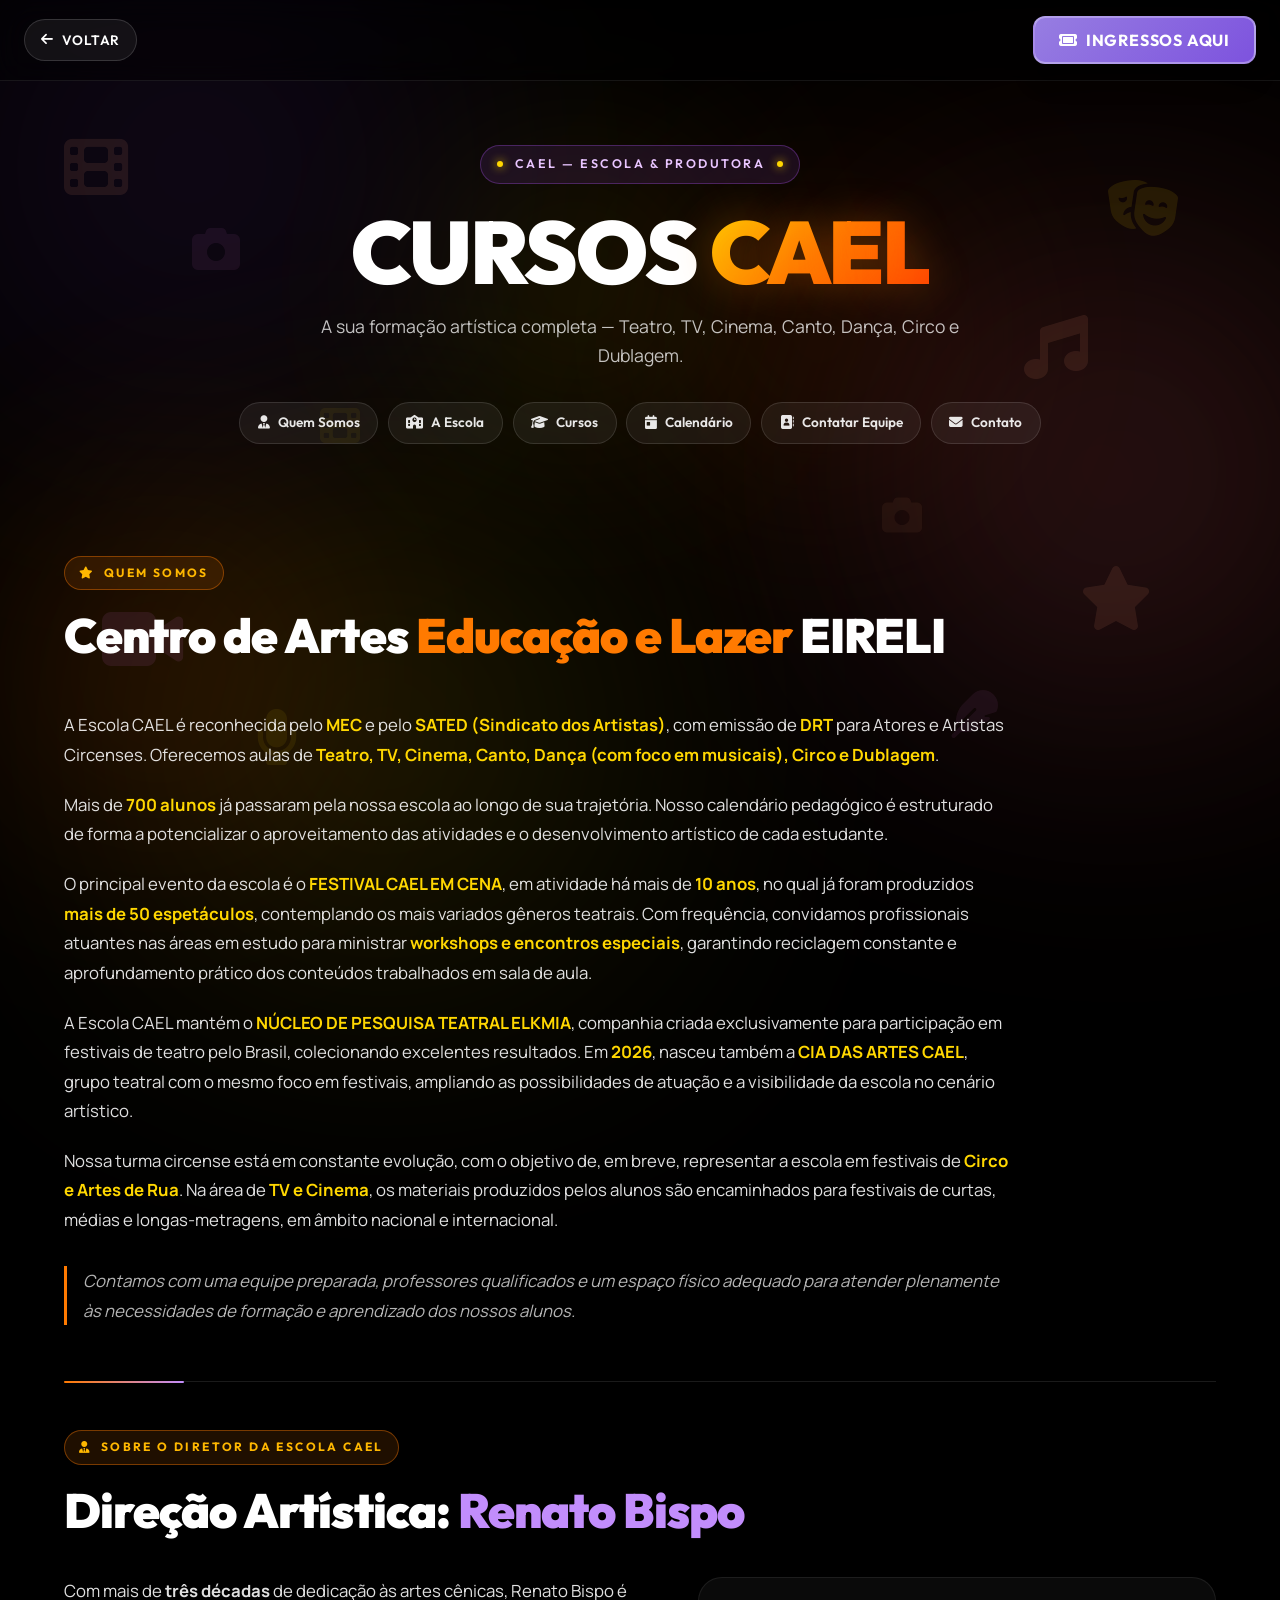
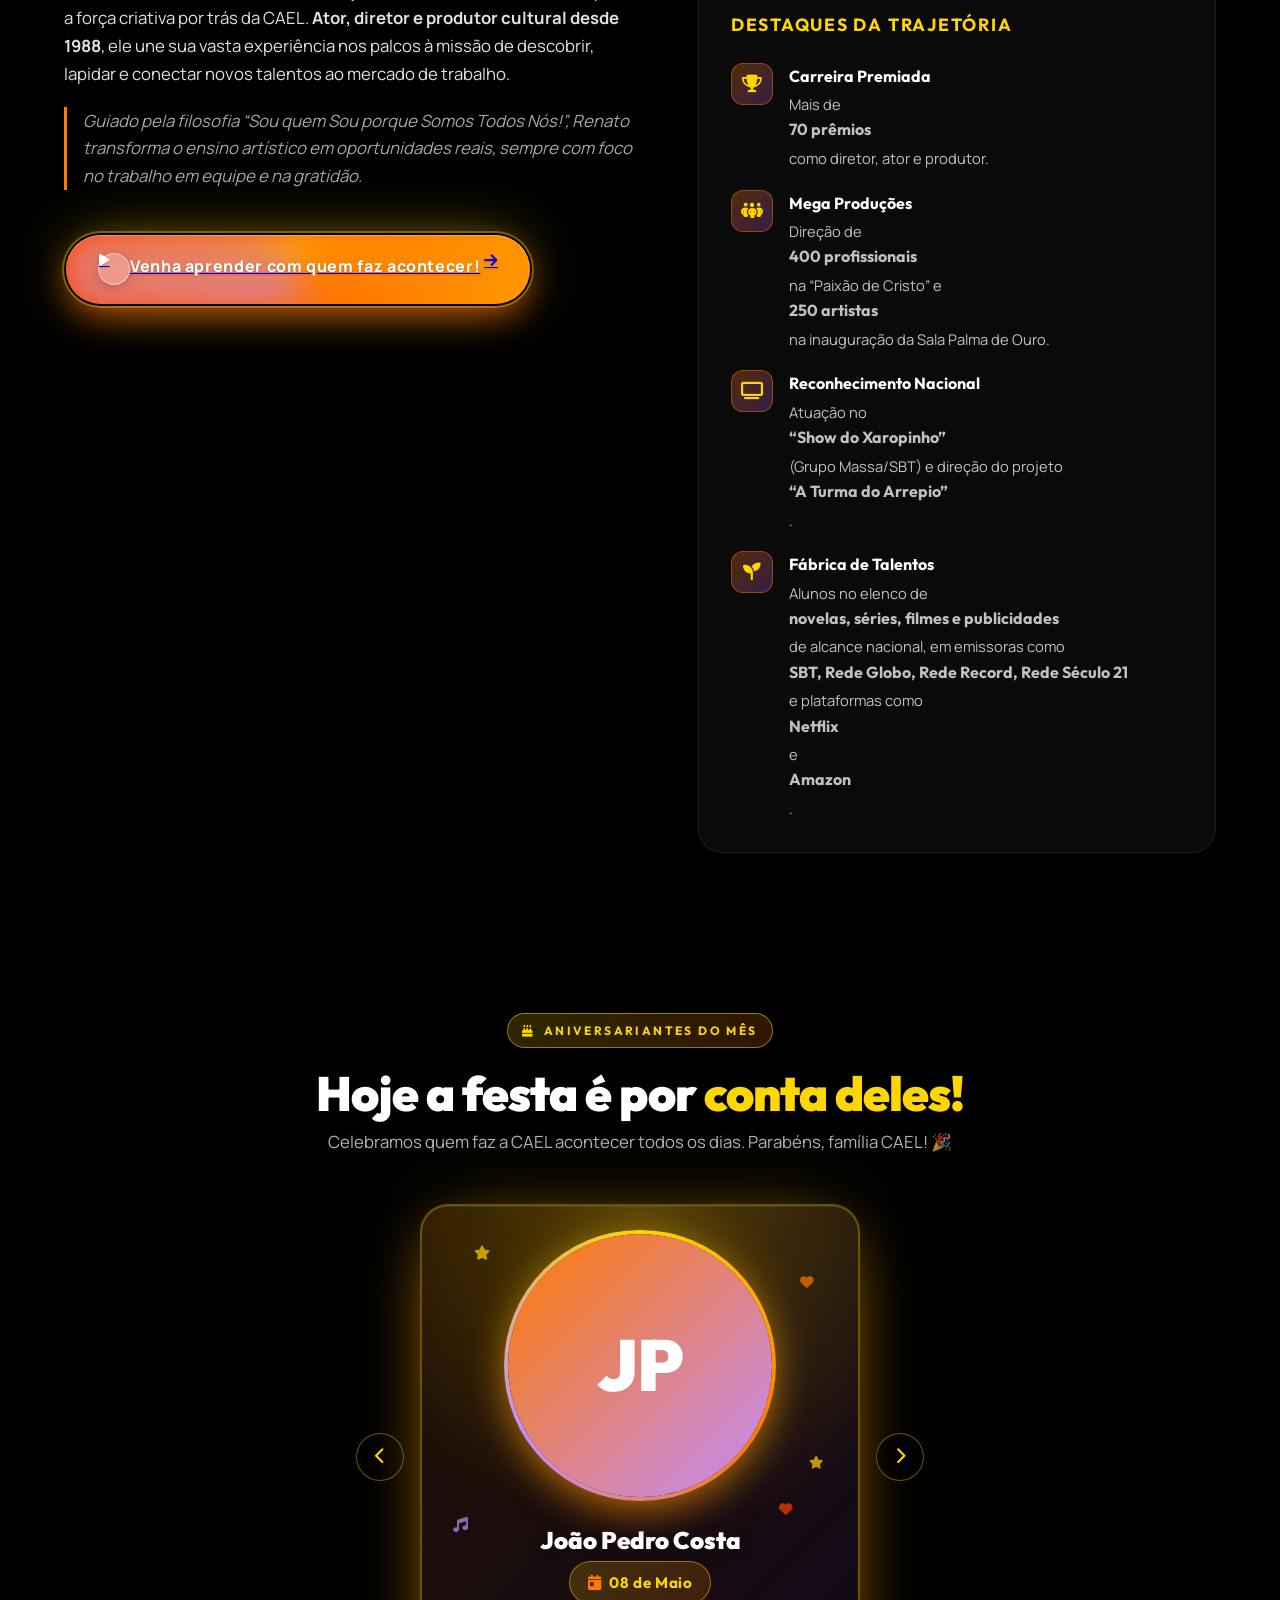
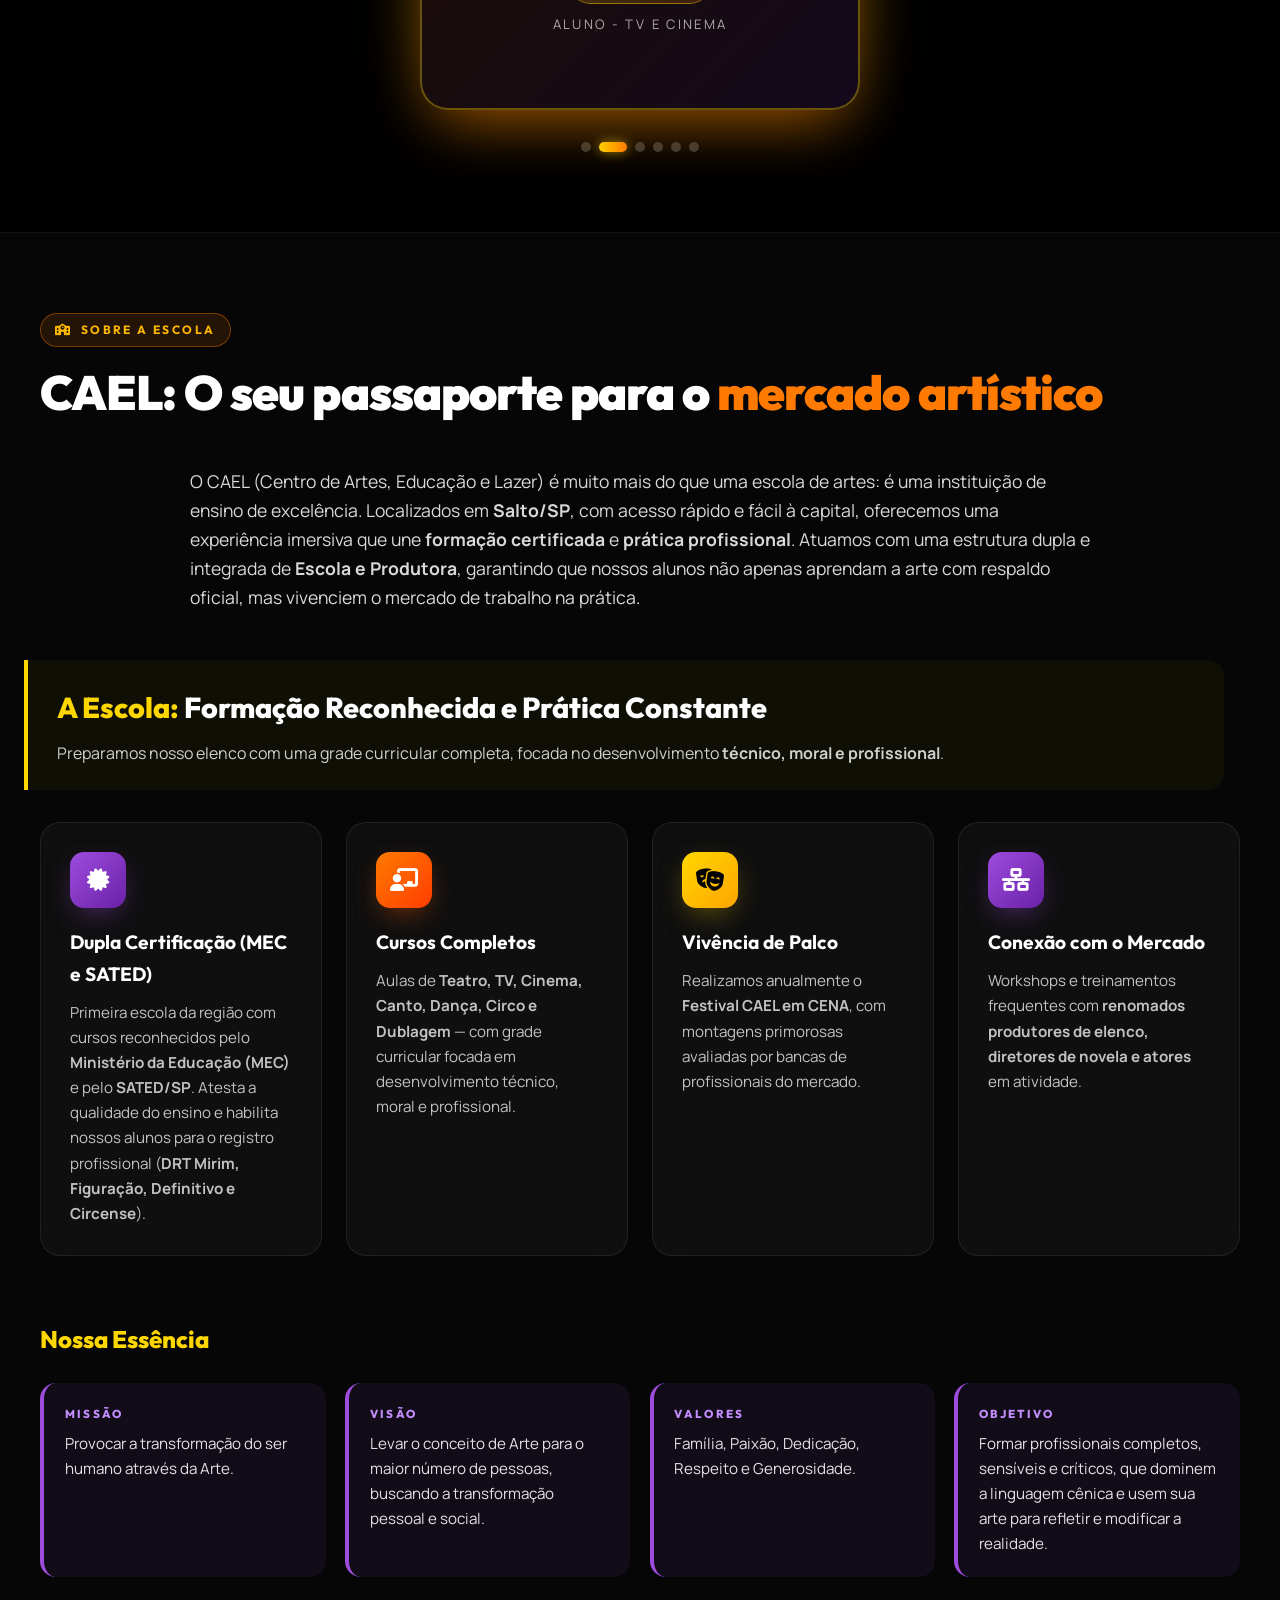
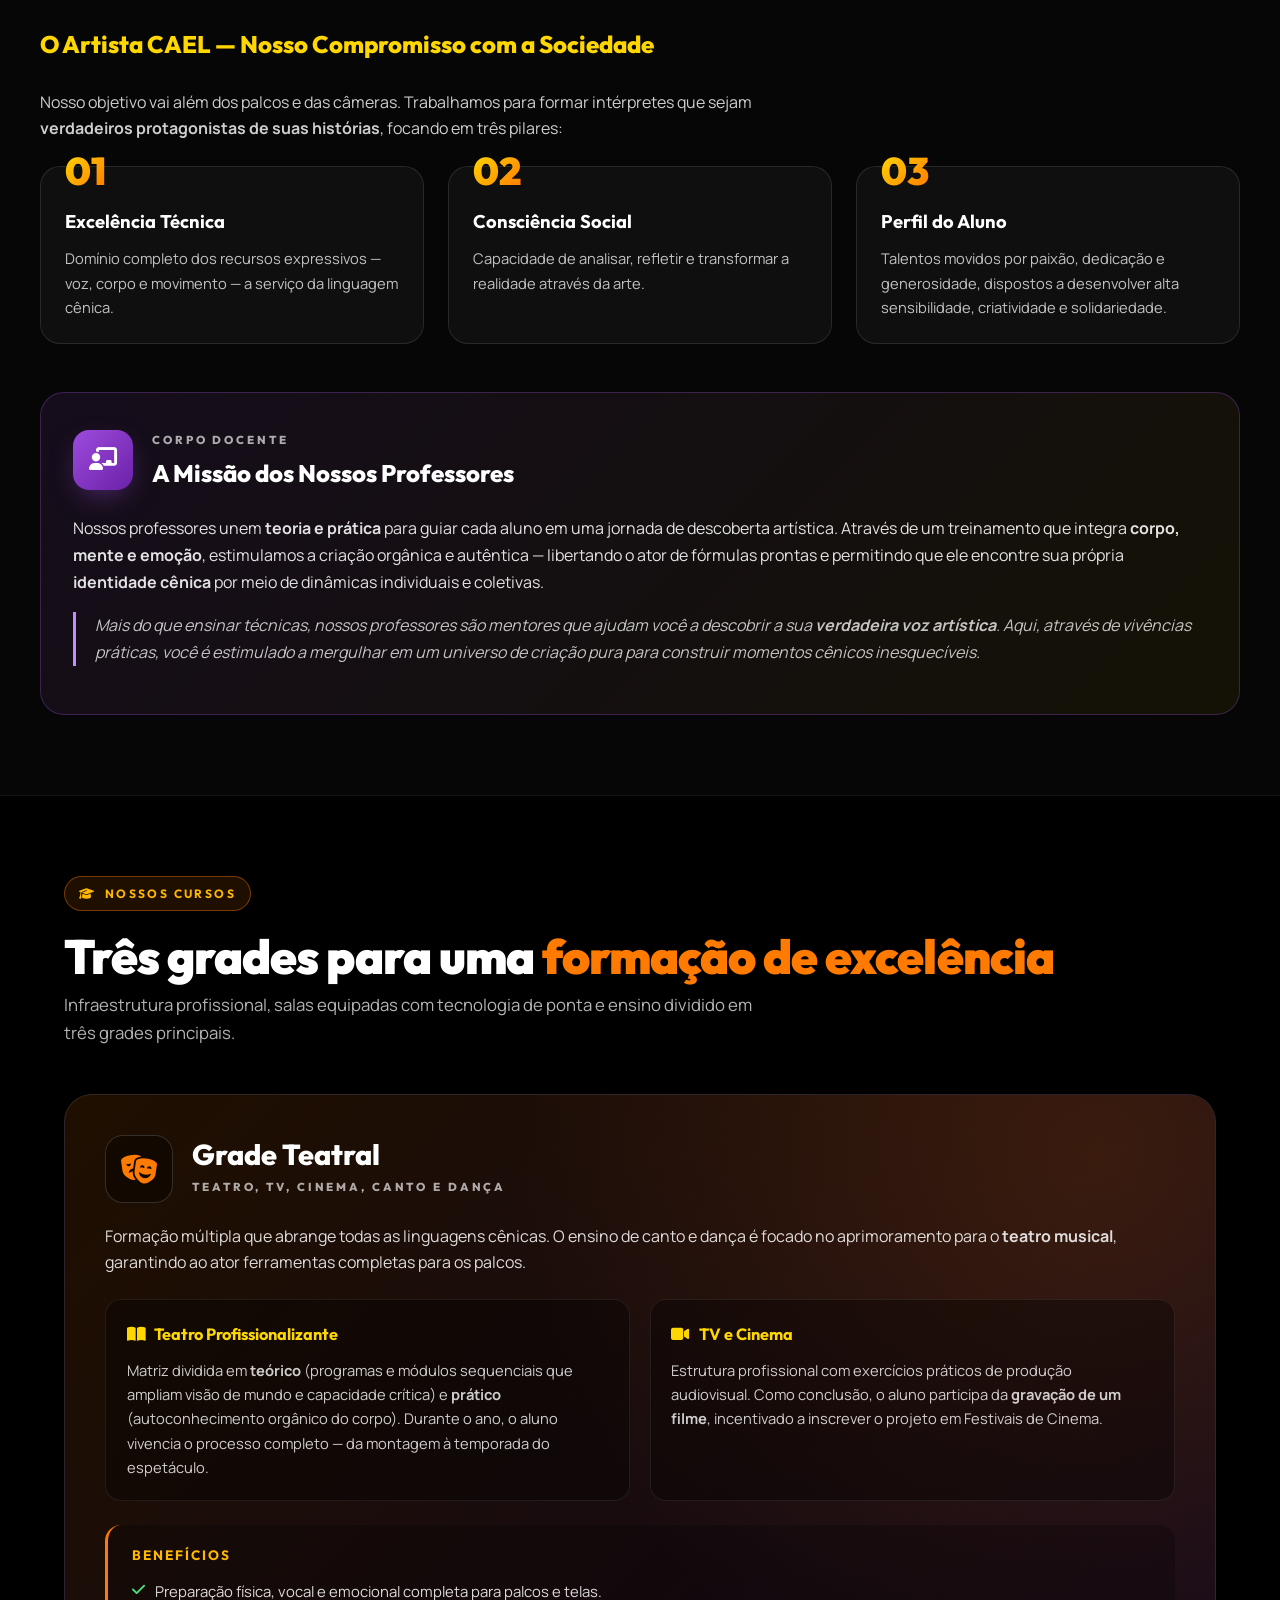
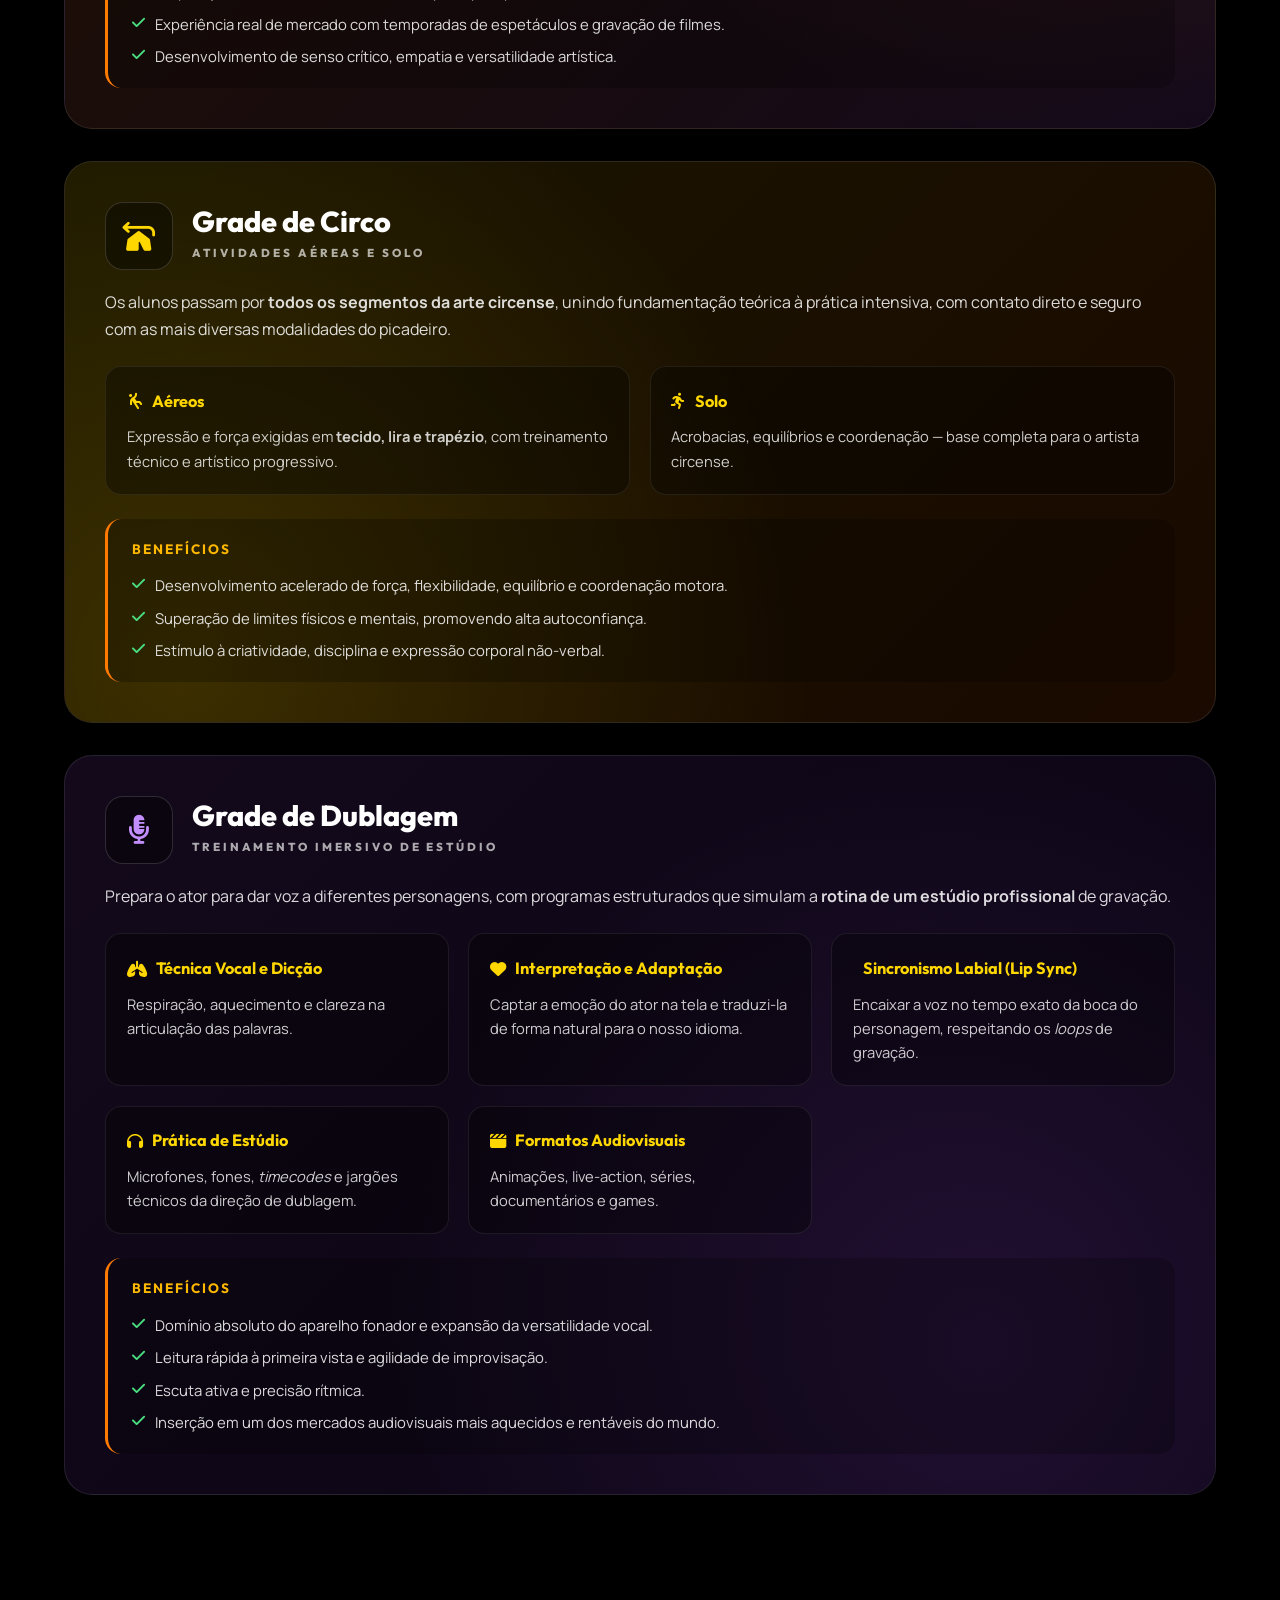
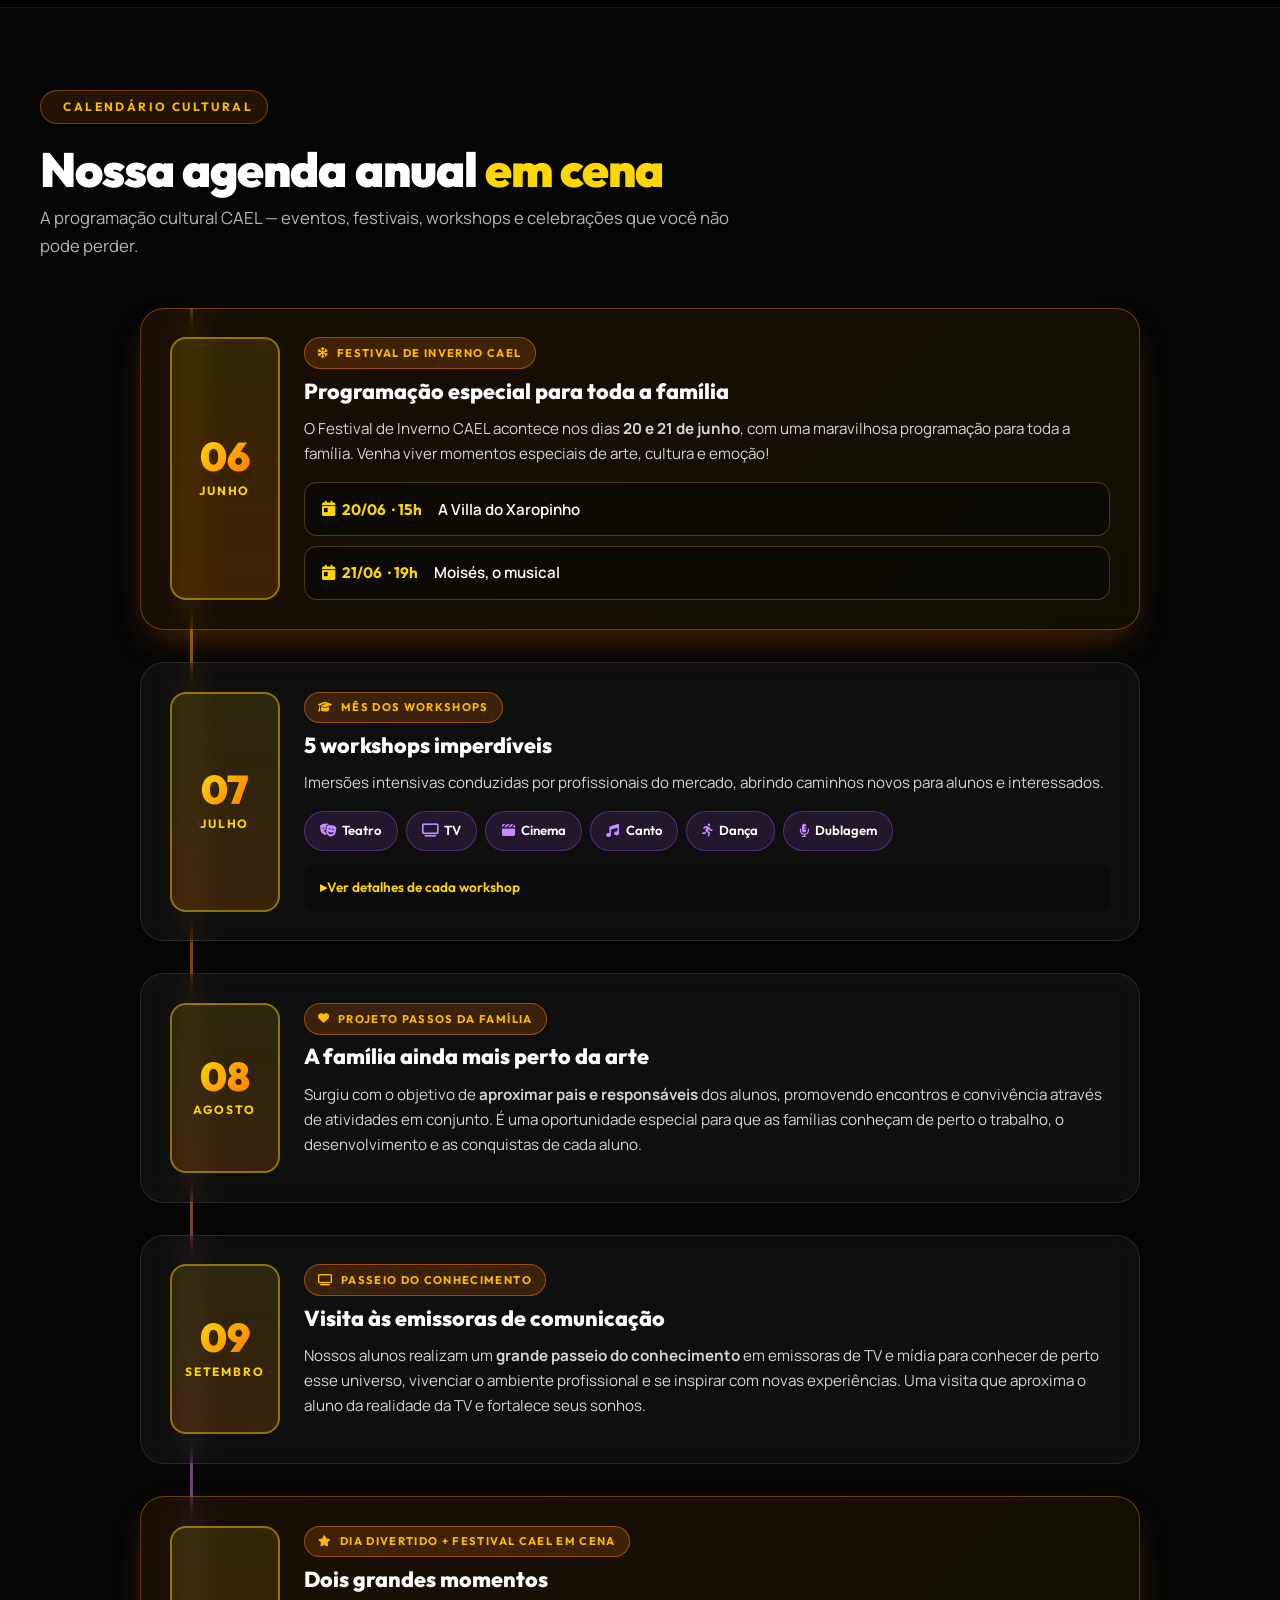
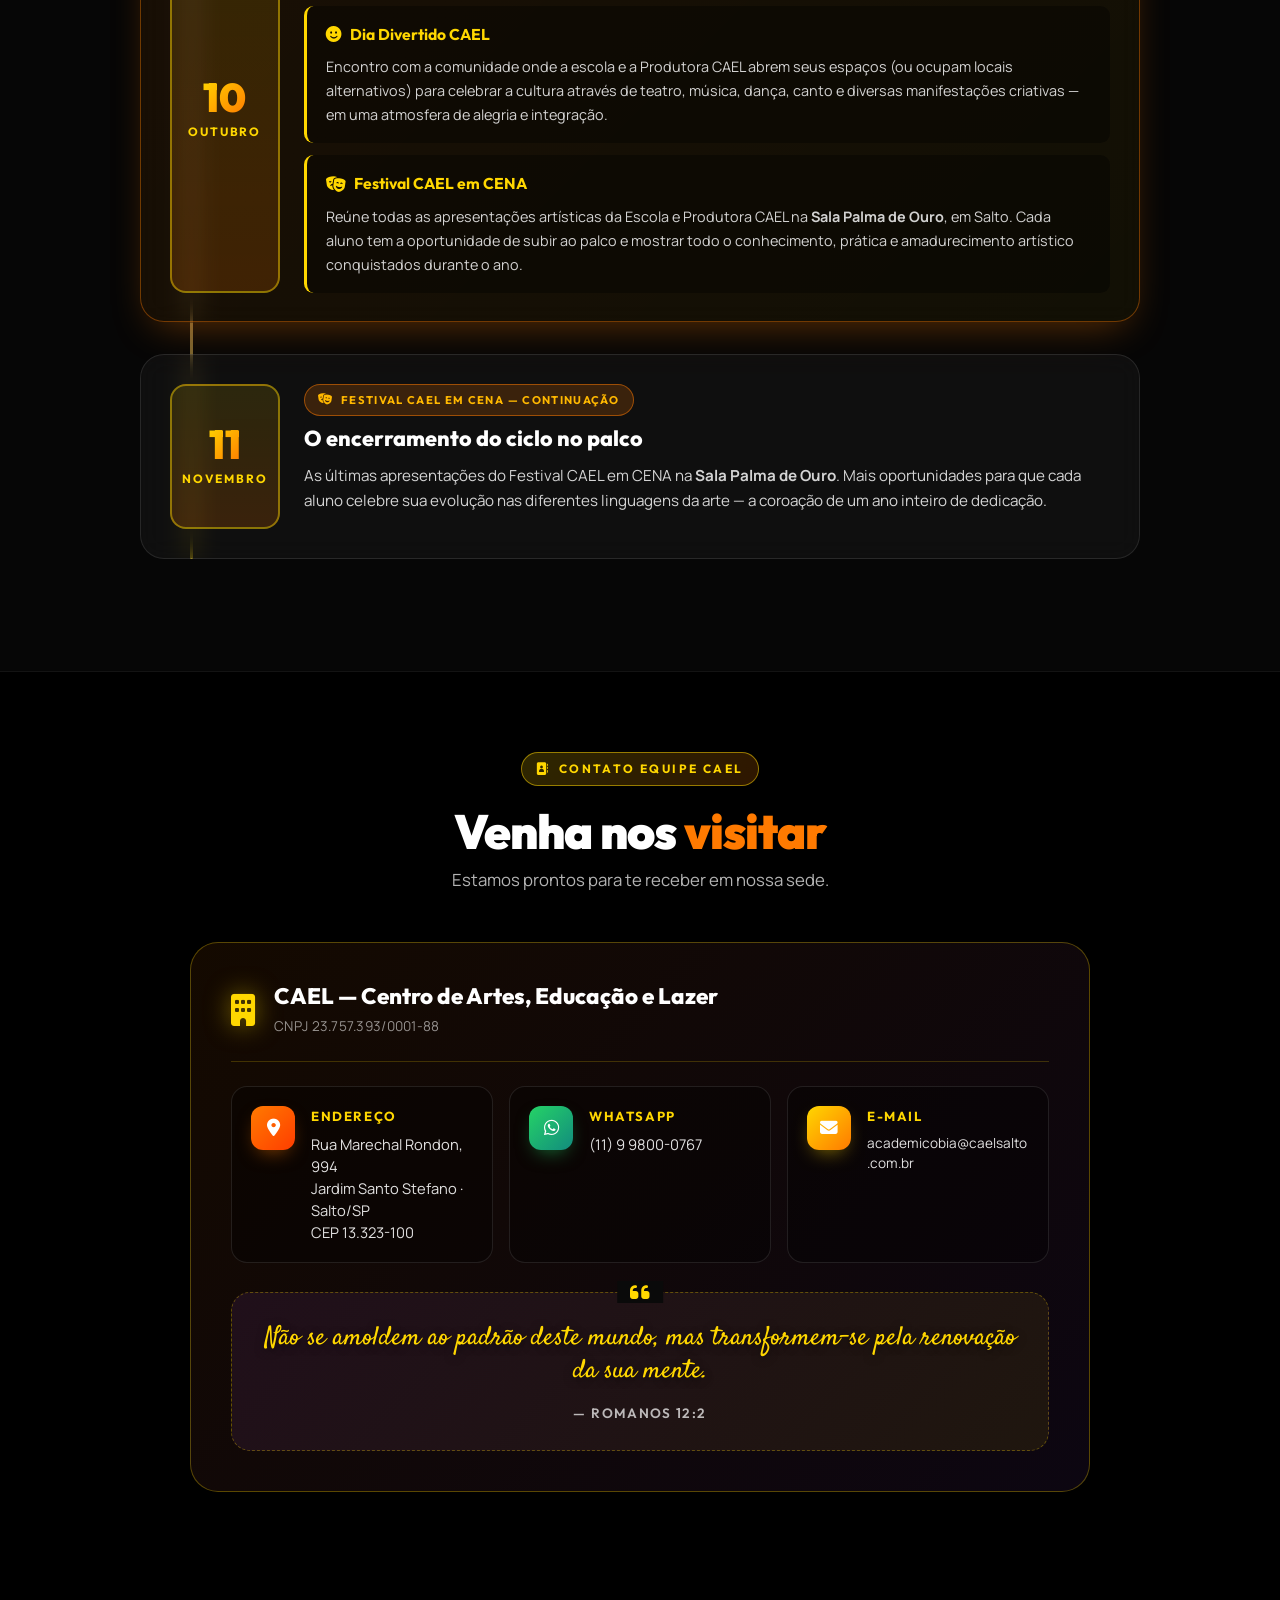
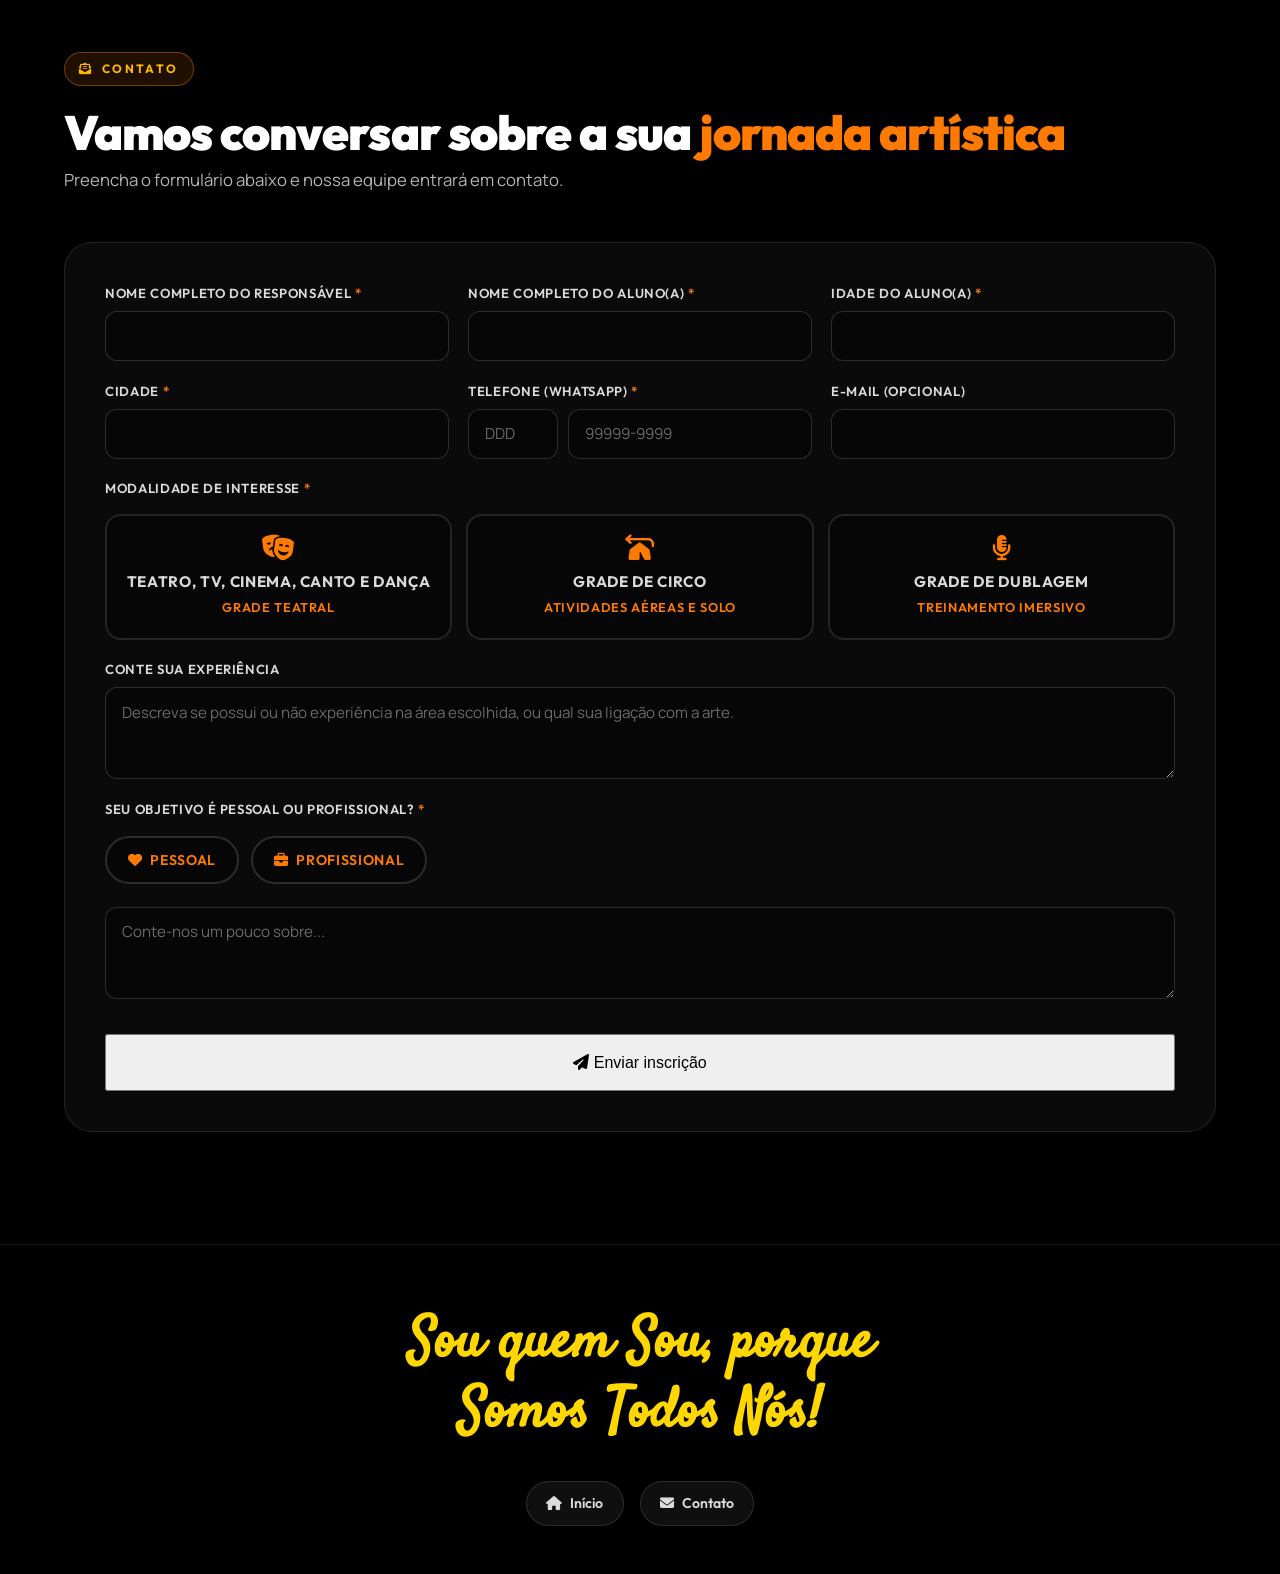
<file: cursos.html>
<!DOCTYPE html>
<html lang="pt-BR">
<head>
    <meta charset="UTF-8">
    <meta name="viewport" content="width=device-width, initial-scale=1.0">
    <title>Cursos CAEL - Formação Artística Completa</title>
    <link rel="stylesheet" href="styles.css">
    <link rel="stylesheet" href="cursos.css">
    <link rel="stylesheet" href="https://cdnjs.cloudflare.com/ajax/libs/font-awesome/6.5.1/css/all.min.css">
    <link rel="preconnect" href="https://fonts.googleapis.com">
    <link rel="preconnect" href="https://fonts.gstatic.com" crossorigin>
    <link href="https://fonts.googleapis.com/css2?family=Outfit:wght@400;700;900&family=Manrope:wght@400;500;600;700&family=Satisfy&display=swap" rel="stylesheet">
</head>
<body class="page-cursos">
    <!-- Manchas de Tinta no Fundo (mesmo tema) -->
    <div class="ink-splashes">
        <div class="splash splash-1"></div>
        <div class="splash splash-2"></div>
        <div class="splash splash-3"></div>
        <div class="splash splash-4"></div>
        <div class="splash splash-5"></div>
        <div class="splash splash-6"></div>
        <div class="splash splash-7"></div>
    </div>

    <!-- Ícones Decorativos -->
    <div class="decorative-icons">
        <i class="fas fa-film icon-deco icon-1"></i>
        <i class="fas fa-camera icon-deco icon-2"></i>
        <i class="fas fa-masks-theater icon-deco icon-3"></i>
        <i class="fas fa-music icon-deco icon-4"></i>
        <i class="fas fa-video icon-deco icon-5"></i>
        <i class="fas fa-microphone icon-deco icon-6"></i>
        <i class="fas fa-star icon-deco icon-7"></i>
        <i class="fas fa-feather icon-deco icon-8"></i>
        <i class="fas fa-film icon-deco icon-9"></i>
        <i class="fas fa-camera icon-deco icon-10"></i>
    </div>

    <!-- Top Bar: Voltar + Ingressos -->
    <header class="top-bar">
        <a href="index.html" class="back-home" data-testid="link-voltar">
            <i class="fas fa-arrow-left"></i>
            <span>Voltar</span>
        </a>
        <div class="ingressos-button-wrapper ingressos-inline">
            <div class="ingressos-icons">
                <i class="fas fa-sparkles sparkle-1"></i>
                <i class="fas fa-star star-1"></i>
                <i class="fas fa-bolt bolt-1"></i>
                <i class="fas fa-sparkles sparkle-2"></i>
            </div>
            <button class="ingressos-button" data-testid="btn-ingressos">
                <i class="fas fa-ticket"></i>
                <span>INGRESSOS AQUI</span>
            </button>
        </div>
    </header>

    <!-- Hero -->
    <section class="hero-cursos">
        <div class="hero-eyebrow">
            <span class="dot"></span>
            <span>CAEL — Escola &amp; Produtora</span>
            <span class="dot"></span>
        </div>
        <h1 class="hero-title">Cursos <span class="hero-accent">CAEL</span></h1>
        <p class="hero-sub">A sua formação artística completa — Teatro, TV, Cinema, Canto, Dança, Circo e Dublagem.</p>
        <nav class="hero-nav">
            <a href="#quem-somos" data-testid="nav-quem-somos"><i class="fas fa-user-tie"></i> Quem Somos</a>
            <a href="#escola" data-testid="nav-escola"><i class="fas fa-school"></i> A Escola</a>
            <a href="#cursos" data-testid="nav-cursos"><i class="fas fa-graduation-cap"></i> Cursos</a>
            <a href="#calendario" data-testid="nav-calendario"><i class="fas fa-calendar-day"></i> Calendário</a>
            <a href="#contato-equipe" data-testid="nav-contato-equipe"><i class="fas fa-address-book"></i> Contatar Equipe</a>
            <a href="#contato" data-testid="nav-contato"><i class="fas fa-envelope"></i> Contato</a>
        </nav>
    </section>

    <!-- QUEM SOMOS -->
    <section id="quem-somos" class="section">
        <div class="section-head">
            <span class="section-kicker"><i class="fas fa-star"></i> Quem Somos</span>
            <h2 class="section-title">Centro de Artes <span class="accent-orange">Educação e Lazer</span> EIRELI</h2>
        </div>

        <div class="about-school">
            <p>A Escola CAEL é reconhecida pelo <strong>MEC</strong> e pelo <strong>SATED (Sindicato dos Artistas)</strong>, com emissão de <strong>DRT</strong> para Atores e Artistas Circenses. Oferecemos aulas de <strong>Teatro, TV, Cinema, Canto, Dança (com foco em musicais), Circo e Dublagem</strong>.</p>

            <p>Mais de <strong>700 alunos</strong> já passaram pela nossa escola ao longo de sua trajetória. Nosso calendário pedagógico é estruturado de forma a potencializar o aproveitamento das atividades e o desenvolvimento artístico de cada estudante.</p>

            <p>O principal evento da escola é o <strong>FESTIVAL CAEL EM CENA</strong>, em atividade há mais de <strong>10 anos</strong>, no qual já foram produzidos <strong>mais de 50 espetáculos</strong>, contemplando os mais variados gêneros teatrais. Com frequência, convidamos profissionais atuantes nas áreas em estudo para ministrar <strong>workshops e encontros especiais</strong>, garantindo reciclagem constante e aprofundamento prático dos conteúdos trabalhados em sala de aula.</p>

            <p>A Escola CAEL mantém o <strong>NÚCLEO DE PESQUISA TEATRAL ELKMIA</strong>, companhia criada exclusivamente para participação em festivais de teatro pelo Brasil, colecionando excelentes resultados. Em <strong>2026</strong>, nasceu também a <strong>CIA DAS ARTES CAEL</strong>, grupo teatral com o mesmo foco em festivais, ampliando as possibilidades de atuação e a visibilidade da escola no cenário artístico.</p>

            <p>Nossa turma circense está em constante evolução, com o objetivo de, em breve, representar a escola em festivais de <strong>Circo e Artes de Rua</strong>. Na área de <strong>TV e Cinema</strong>, os materiais produzidos pelos alunos são encaminhados para festivais de curtas, médias e longas-metragens, em âmbito nacional e internacional.</p>

            <p class="muted">Contamos com uma equipe preparada, professores qualificados e um espaço físico adequado para atender plenamente às necessidades de formação e aprendizado dos nossos alunos.</p>
        </div>

        <!-- Sub-seção: Diretor -->
        <div class="director-block">
            <div class="section-head">
                <span class="section-kicker"><i class="fas fa-user-tie"></i> Sobre o Diretor da Escola CAEL</span>
                <h2 class="section-title">Direção Artística: <span class="accent-purple">Renato Bispo</span></h2>
            </div>

            <div class="two-col">
                <div class="col-text">
                    <p>Com mais de <strong>três décadas</strong> de dedicação às artes cênicas, Renato Bispo é a força criativa por trás da CAEL. <strong>Ator, diretor e produtor cultural desde 1988</strong>, ele une sua vasta experiência nos palcos à missão de descobrir, lapidar e conectar novos talentos ao mercado de trabalho.</p>
                    <p class="muted">Guiado pela filosofia <em>“Sou quem Sou porque Somos Todos Nós!”</em>, Renato transforma o ensino artístico em oportunidades reais, sempre com foco no trabalho em equipe e na gratidão.</p>
                    <a href="#contato" class="cta-button btn-inline btn-hero" data-testid="btn-quem-somos-cta">
                        <span class="btn-glow"></span>
                        <span class="btn-shine"></span>
                        <i class="fas fa-play btn-hero-icon"></i>
                        <span class="btn-hero-text">Venha aprender com quem faz acontecer!</span>
                        <i class="fas fa-arrow-right btn-hero-arrow"></i>
                    </a>
                </div>

                <div class="col-highlights">
                    <h3 class="highlights-title">Destaques da trajetória</h3>
                    <ul class="highlights-list">
                        <li>
                            <span class="hl-icon"><i class="fas fa-trophy"></i></span>
                            <div>
                                <strong>Carreira Premiada</strong>
                                <p>Mais de <strong>70 prêmios</strong> como diretor, ator e produtor.</p>
                            </div>
                        </li>
                        <li>
                            <span class="hl-icon"><i class="fas fa-people-group"></i></span>
                            <div>
                                <strong>Mega Produções</strong>
                                <p>Direção de <strong>400 profissionais</strong> na “Paixão de Cristo” e <strong>250 artistas</strong> na inauguração da Sala Palma de Ouro.</p>
                            </div>
                        </li>
                        <li>
                            <span class="hl-icon"><i class="fas fa-tv"></i></span>
                            <div>
                                <strong>Reconhecimento Nacional</strong>
                                <p>Atuação no <strong>“Show do Xaropinho”</strong> (Grupo Massa/SBT) e direção do projeto <strong>“A Turma do Arrepio”</strong>.</p>
                            </div>
                        </li>
                        <li>
                            <span class="hl-icon"><i class="fas fa-seedling"></i></span>
                            <div>
                                <strong>Fábrica de Talentos</strong>
                                <p>Alunos no elenco de <strong>novelas, séries, filmes e publicidades</strong> de alcance nacional, em emissoras como <strong>SBT, Rede Globo, Rede Record, Rede Século 21</strong> e plataformas como <strong>Netflix</strong> e <strong>Amazon</strong>.</p>
                            </div>
                        </li>
                    </ul>
                </div>
            </div>
        </div>
    </section>

    <!-- ANIVERSARIANTES DO MÊS -->
    <section id="aniversariantes" class="section section-birthdays">
        <div class="section-head section-head-center">
            <span class="section-kicker section-kicker-birthday"><i class="fas fa-cake-candles"></i> Aniversariantes do Mês</span>
            <h2 class="section-title">Hoje a festa é por <span class="accent-yellow">conta deles!</span></h2>
            <p class="section-sub center">Celebramos quem faz a CAEL acontecer todos os dias. Parabéns, família CAEL! 🎉</p>
        </div>

        <div class="birthday-carousel" data-testid="birthday-carousel">
            <button class="bday-nav bday-prev" aria-label="Anterior" data-testid="bday-prev">
                <i class="fas fa-chevron-left"></i>
            </button>

            <div class="bday-stage">
                <div class="bday-confetti">
                    <i class="fas fa-star confetti c1"></i>
                    <i class="fas fa-heart confetti c2"></i>
                    <i class="fas fa-music confetti c3"></i>
                    <i class="fas fa-star confetti c4"></i>
                    <i class="fas fa-heart confetti c5"></i>
                </div>

                <div class="bday-slides" id="bday-slides">
                    <!-- Slides inseridos via JS -->
                </div>
            </div>

            <button class="bday-nav bday-next" aria-label="Próximo" data-testid="bday-next">
                <i class="fas fa-chevron-right"></i>
            </button>
        </div>

        <div class="bday-dots" id="bday-dots" data-testid="bday-dots"></div>
    </section>

    <!-- SOBRE A ESCOLA -->
    <section id="escola" class="section section-alt">
        <div class="section-head">
            <span class="section-kicker"><i class="fas fa-school"></i> Sobre a Escola</span>
            <h2 class="section-title">CAEL: O seu passaporte para o <span class="accent-orange">mercado artístico</span></h2>
        </div>

        <p class="lead">O CAEL (Centro de Artes, Educação e Lazer) é muito mais do que uma escola de artes: é uma instituição de ensino de excelência. Localizados em <strong>Salto/SP</strong>, com acesso rápido e fácil à capital, oferecemos uma experiência imersiva que une <strong>formação certificada</strong> e <strong>prática profissional</strong>. Atuamos com uma estrutura dupla e integrada de <strong>Escola e Produtora</strong>, garantindo que nossos alunos não apenas aprendam a arte com respaldo oficial, mas vivenciem o mercado de trabalho na prática.</p>

        <div class="subsection-title-wrap">
            <h3 class="subsection-title"><span class="accent-yellow">A Escola:</span> Formação Reconhecida e Prática Constante</h3>
            <p class="subsection-lead">Preparamos nosso elenco com uma grade curricular completa, focada no desenvolvimento <strong>técnico, moral e profissional</strong>.</p>
        </div>

        <div class="feature-grid">
            <div class="feature-card">
                <div class="feature-icon feature-icon-purple"><i class="fas fa-certificate"></i></div>
                <h3>Dupla Certificação (MEC e SATED)</h3>
                <p>Primeira escola da região com cursos reconhecidos pelo <strong>Ministério da Educação (MEC)</strong> e pelo <strong>SATED/SP</strong>. Atesta a qualidade do ensino e habilita nossos alunos para o registro profissional (<strong>DRT Mirim, Figuração, Definitivo e Circense</strong>).</p>
            </div>
            <div class="feature-card">
                <div class="feature-icon feature-icon-orange"><i class="fas fa-chalkboard-user"></i></div>
                <h3>Cursos Completos</h3>
                <p>Aulas de <strong>Teatro, TV, Cinema, Canto, Dança, Circo e Dublagem</strong> — com grade curricular focada em desenvolvimento técnico, moral e profissional.</p>
            </div>
            <div class="feature-card">
                <div class="feature-icon feature-icon-yellow"><i class="fas fa-masks-theater"></i></div>
                <h3>Vivência de Palco</h3>
                <p>Realizamos anualmente o <strong>Festival CAEL em CENA</strong>, com montagens primorosas avaliadas por bancas de profissionais do mercado.</p>
            </div>
            <div class="feature-card">
                <div class="feature-icon feature-icon-purple"><i class="fas fa-network-wired"></i></div>
                <h3>Conexão com o Mercado</h3>
                <p>Workshops e treinamentos frequentes com <strong>renomados produtores de elenco, diretores de novela e atores</strong> em atividade.</p>
            </div>
        </div>

        <div class="essence">
            <h3 class="essence-title">Nossa Essência</h3>
            <div class="essence-grid">
                <div class="essence-item">
                    <span class="essence-label">Missão</span>
                    <p>Provocar a transformação do ser humano através da Arte.</p>
                </div>
                <div class="essence-item">
                    <span class="essence-label">Visão</span>
                    <p>Levar o conceito de Arte para o maior número de pessoas, buscando a transformação pessoal e social.</p>
                </div>
                <div class="essence-item">
                    <span class="essence-label">Valores</span>
                    <p>Família, Paixão, Dedicação, Respeito e Generosidade.</p>
                </div>
                <div class="essence-item">
                    <span class="essence-label">Objetivo</span>
                    <p>Formar profissionais completos, sensíveis e críticos, que dominem a linguagem cênica e usem sua arte para refletir e modificar a realidade.</p>
                </div>
            </div>
        </div>

        <div class="pillars">
            <h3 class="pillars-title">O Artista CAEL — Nosso Compromisso com a Sociedade</h3>
            <p class="pillars-lead">Nosso objetivo vai além dos palcos e das câmeras. Trabalhamos para formar intérpretes que sejam <strong>verdadeiros protagonistas de suas histórias</strong>, focando em três pilares:</p>
            <div class="pillars-grid">
                <div class="pillar">
                    <span class="pillar-num">01</span>
                    <h4>Excelência Técnica</h4>
                    <p>Domínio completo dos recursos expressivos — voz, corpo e movimento — a serviço da linguagem cênica.</p>
                </div>
                <div class="pillar">
                    <span class="pillar-num">02</span>
                    <h4>Consciência Social</h4>
                    <p>Capacidade de analisar, refletir e transformar a realidade através da arte.</p>
                </div>
                <div class="pillar">
                    <span class="pillar-num">03</span>
                    <h4>Perfil do Aluno</h4>
                    <p>Talentos movidos por paixão, dedicação e generosidade, dispostos a desenvolver alta sensibilidade, criatividade e solidariedade.</p>
                </div>
            </div>
        </div>

        <!-- Missão do Corpo Docente -->
        <div class="docentes-block">
            <div class="docentes-head">
                <span class="docentes-icon"><i class="fas fa-chalkboard-user"></i></span>
                <div>
                    <span class="grade-tag">Corpo Docente</span>
                    <h3>A Missão dos Nossos Professores</h3>
                </div>
            </div>
            <p>Nossos professores unem <strong>teoria e prática</strong> para guiar cada aluno em uma jornada de descoberta artística. Através de um treinamento que integra <strong>corpo, mente e emoção</strong>, estimulamos a criação orgânica e autêntica — libertando o ator de fórmulas prontas e permitindo que ele encontre sua própria <strong>identidade cênica</strong> por meio de dinâmicas individuais e coletivas.</p>
            <p class="muted-quote">Mais do que ensinar técnicas, nossos professores são <em>mentores</em> que ajudam você a descobrir a sua <strong>verdadeira voz artística</strong>. Aqui, através de vivências práticas, você é estimulado a mergulhar em um universo de criação pura para construir momentos cênicos inesquecíveis.</p>
        </div>
    </section>

    <!-- NOSSOS CURSOS -->
    <section id="cursos" class="section">
        <div class="section-head">
            <span class="section-kicker"><i class="fas fa-graduation-cap"></i> Nossos Cursos</span>
            <h2 class="section-title">Três grades para uma <span class="accent-orange">formação de excelência</span></h2>
            <p class="section-sub">Infraestrutura profissional, salas equipadas com tecnologia de ponta e ensino dividido em três grades principais.</p>
        </div>

        <!-- Grade Teatral -->
        <article class="grade-card grade-teatral">
            <div class="grade-head">
                <span class="grade-emoji"><i class="fas fa-masks-theater"></i></span>
                <div>
                    <h3>Grade Teatral</h3>
                    <span class="grade-tag">Teatro, TV, Cinema, Canto e Dança</span>
                    
                </div>
            </div>
            <p>Formação múltipla que abrange todas as linguagens cênicas. O ensino de canto e dança é focado no aprimoramento para o <strong>teatro musical</strong>, garantindo ao ator ferramentas completas para os palcos.</p>

            <div class="grade-modules">
                <div class="module">
                    <h4><i class="fas fa-book-open"></i> Teatro Profissionalizante</h4>
                    <p>Matriz dividida em <strong>teórico</strong> (programas e módulos sequenciais que ampliam visão de mundo e capacidade crítica) e <strong>prático</strong> (autoconhecimento orgânico do corpo). Durante o ano, o aluno vivencia o processo completo — da montagem à temporada do espetáculo.</p>
                </div>
                <div class="module">
                    <h4><i class="fas fa-video"></i> TV e Cinema</h4>
                    <p>Estrutura profissional com exercícios práticos de produção audiovisual. Como conclusão, o aluno participa da <strong>gravação de um filme</strong>, incentivado a inscrever o projeto em Festivais de Cinema.</p>
                </div>
            </div>

            <div class="benefits">
                <h5>Benefícios</h5>
                <ul>
                    <li><i class="fas fa-check"></i> Preparação física, vocal e emocional completa para palcos e telas.</li>
                    <li><i class="fas fa-check"></i> Experiência real de mercado com temporadas de espetáculos e gravação de filmes.</li>
                    <li><i class="fas fa-check"></i> Desenvolvimento de senso crítico, empatia e versatilidade artística.</li>
                </ul>
            </div>
        </article>

        <!-- Grade Circo -->
        <article class="grade-card grade-circo">
            <div class="grade-head">
                <span class="grade-emoji"><i class="fas fa-tent-arrow-turn-left"></i></span>
                <div>
                    <h3>Grade de Circo</h3>
                    <span class="grade-tag">Atividades Aéreas e Solo</span>
                    
                </div>
            </div>
            <p>Os alunos passam por <strong>todos os segmentos da arte circense</strong>, unindo fundamentação teórica à prática intensiva, com contato direto e seguro com as mais diversas modalidades do picadeiro.</p>

            <div class="grade-modules">
                <div class="module">
                    <h4><i class="fas fa-person-falling"></i> Aéreos</h4>
                    <p>Expressão e força exigidas em <strong>tecido, lira e trapézio</strong>, com treinamento técnico e artístico progressivo.</p>
                </div>
                <div class="module">
                    <h4><i class="fas fa-person-running"></i> Solo</h4>
                    <p>Acrobacias, equilíbrios e coordenação — base completa para o artista circense.</p>
                </div>
            </div>

            <div class="benefits">
                <h5>Benefícios</h5>
                <ul>
                    <li><i class="fas fa-check"></i> Desenvolvimento acelerado de força, flexibilidade, equilíbrio e coordenação motora.</li>
                    <li><i class="fas fa-check"></i> Superação de limites físicos e mentais, promovendo alta autoconfiança.</li>
                    <li><i class="fas fa-check"></i> Estímulo à criatividade, disciplina e expressão corporal não-verbal.</li>
                </ul>
            </div>
        </article>

        <!-- Grade Dublagem -->
        <article class="grade-card grade-dublagem">
            <div class="grade-head">
                <span class="grade-emoji"><i class="fas fa-microphone-lines"></i></span>
                <div>
                    <h3>Grade de Dublagem</h3>
                    <span class="grade-tag">Treinamento imersivo de estúdio</span>
                    
                </div>
            </div>
            <p>Prepara o ator para dar voz a diferentes personagens, com programas estruturados que simulam a <strong>rotina de um estúdio profissional</strong> de gravação.</p>

            <div class="grade-modules modules-grid">
                <div class="module">
                    <h4><i class="fas fa-lungs"></i> Técnica Vocal e Dicção</h4>
                    <p>Respiração, aquecimento e clareza na articulação das palavras.</p>
                </div>
                <div class="module">
                    <h4><i class="fas fa-heart"></i> Interpretação e Adaptação</h4>
                    <p>Captar a emoção do ator na tela e traduzi-la de forma natural para o nosso idioma.</p>
                </div>
                <div class="module">
                    <h4><i class="fas fa-mouth"></i> Sincronismo Labial (Lip Sync)</h4>
                    <p>Encaixar a voz no tempo exato da boca do personagem, respeitando os <em>loops</em> de gravação.</p>
                </div>
                <div class="module">
                    <h4><i class="fas fa-headphones"></i> Prática de Estúdio</h4>
                    <p>Microfones, fones, <em>timecodes</em> e jargões técnicos da direção de dublagem.</p>
                </div>
                <div class="module">
                    <h4><i class="fas fa-clapperboard"></i> Formatos Audiovisuais</h4>
                    <p>Animações, live-action, séries, documentários e games.</p>
                </div>
            </div>

            <div class="benefits">
                <h5>Benefícios</h5>
                <ul>
                    <li><i class="fas fa-check"></i> Domínio absoluto do aparelho fonador e expansão da versatilidade vocal.</li>
                    <li><i class="fas fa-check"></i> Leitura rápida à primeira vista e agilidade de improvisação.</li>
                    <li><i class="fas fa-check"></i> Escuta ativa e precisão rítmica.</li>
                    <li><i class="fas fa-check"></i> Inserção em um dos mercados audiovisuais mais aquecidos e rentáveis do mundo.</li>
                </ul>
            </div>
        </article>
    </section>

    <!-- CALENDÁRIO -->
    <section id="calendario" class="section section-alt">
        <div class="section-head">
            <span class="section-kicker"><i class="fas fa-calendar-star"></i> Calendário Cultural</span>
            <h2 class="section-title">Nossa agenda anual <span class="accent-yellow">em cena</span></h2>
            <p class="section-sub">A programação cultural CAEL — eventos, festivais, workshops e celebrações que você não pode perder.</p>
        </div>

        <div class="timeline">
            <!-- Junho -->
            <article class="timeline-card timeline-highlight" data-testid="cal-junho">
                <div class="timeline-month">
                    <span class="tm-num">06</span>
                    <span class="tm-name">Junho</span>
                </div>
                <div class="timeline-content">
                    <span class="timeline-badge"><i class="fas fa-snowflake"></i> Festival de Inverno CAEL</span>
                    <h3>Programação especial para toda a família</h3>
                    <p>O Festival de Inverno CAEL acontece nos dias <strong>20 e 21 de junho</strong>, com uma maravilhosa programação para toda a família. Venha viver momentos especiais de arte, cultura e emoção!</p>
                    <div class="event-list">
                        <div class="event-item">
                            <div class="event-date"><i class="fas fa-calendar-day"></i> <strong>20/06</strong> · 15h</div>
                            <div class="event-name">A Villa do Xaropinho</div>
                        </div>
                        <div class="event-item">
                            <div class="event-date"><i class="fas fa-calendar-day"></i> <strong>21/06</strong> · 19h</div>
                            <div class="event-name">Moisés, o musical</div>
                        </div>
                    </div>
                </div>
            </article>

            <!-- Julho -->
            <article class="timeline-card" data-testid="cal-julho">
                <div class="timeline-month">
                    <span class="tm-num">07</span>
                    <span class="tm-name">Julho</span>
                </div>
                <div class="timeline-content">
                    <span class="timeline-badge"><i class="fas fa-graduation-cap"></i> Mês dos Workshops</span>
                    <h3>5 workshops imperdíveis</h3>
                    <p>Imersões intensivas conduzidas por profissionais do mercado, abrindo caminhos novos para alunos e interessados.</p>
                    <div class="workshops-grid">
                        <div class="ws-pill"><i class="fas fa-masks-theater"></i> Teatro</div>
                        <div class="ws-pill"><i class="fas fa-tv"></i> TV</div>
                        <div class="ws-pill"><i class="fas fa-clapperboard"></i> Cinema</div>
                        <div class="ws-pill"><i class="fas fa-music"></i> Canto</div>
                        <div class="ws-pill"><i class="fas fa-person-running"></i> Dança</div>
                        <div class="ws-pill"><i class="fas fa-microphone-lines"></i> Dublagem</div>
                    </div>
                    <details class="ws-details">
                        <summary>Ver detalhes de cada workshop</summary>
                        <ul class="ws-list">
                            <li><strong>Teatro:</strong> expressão corporal e vocal, improvisação, criação de personagens e presença de palco.</li>
                            <li><strong>TV:</strong> atuação para câmera, linguagem televisiva, marcações de cena e interpretação para close.</li>
                            <li><strong>Cinema:</strong> sutilezas de expressão, construção interna do personagem, enquadramento e continuidade.</li>
                            <li><strong>Canto:</strong> técnica vocal, respiração, afinação, projeção e interpretação musical.</li>
                            <li><strong>Dança:</strong> ritmos, coordenação motora, consciência corporal e coreografias em grupo.</li>
                            <li><strong>Dublagem:</strong> ritmos, coordenação motora, consciência corporal e coreografias em grupo.</li>
                        </ul>
                    </details>
                </div>
            </article>

            <!-- Agosto -->
            <article class="timeline-card" data-testid="cal-agosto">
                <div class="timeline-month">
                    <span class="tm-num">08</span>
                    <span class="tm-name">Agosto</span>
                </div>
                <div class="timeline-content">
                    <span class="timeline-badge"><i class="fas fa-heart"></i> Projeto Passos da Família</span>
                    <h3>A família ainda mais perto da arte</h3>
                    <p>Surgiu com o objetivo de <strong>aproximar pais e responsáveis</strong> dos alunos, promovendo encontros e convivência através de atividades em conjunto. É uma oportunidade especial para que as famílias conheçam de perto o trabalho, o desenvolvimento e as conquistas de cada aluno.</p>
                </div>
            </article>

            <!-- Setembro -->
            <article class="timeline-card" data-testid="cal-setembro">
                <div class="timeline-month">
                    <span class="tm-num">09</span>
                    <span class="tm-name">Setembro</span>
                </div>
                <div class="timeline-content">
                    <span class="timeline-badge"><i class="fas fa-tv"></i> Passeio do Conhecimento</span>
                    <h3>Visita às emissoras de comunicação</h3>
                    <p>Nossos alunos realizam um <strong>grande passeio do conhecimento</strong> em emissoras de TV e mídia para conhecer de perto esse universo, vivenciar o ambiente profissional e se inspirar com novas experiências. Uma visita que aproxima o aluno da realidade da TV e fortalece seus sonhos.</p>
                </div>
            </article>

            <!-- Outubro -->
            <article class="timeline-card timeline-highlight" data-testid="cal-outubro">
                <div class="timeline-month">
                    <span class="tm-num">10</span>
                    <span class="tm-name">Outubro</span>
                </div>
                <div class="timeline-content">
                    <span class="timeline-badge"><i class="fas fa-star"></i> Dia Divertido + Festival CAEL em CENA</span>
                    <h3>Dois grandes momentos</h3>
                    <div class="event-sub">
                        <h4><i class="fas fa-smile"></i> Dia Divertido CAEL</h4>
                        <p>Encontro com a comunidade onde a escola e a Produtora CAEL abrem seus espaços (ou ocupam locais alternativos) para celebrar a cultura através de teatro, música, dança, canto e diversas manifestações criativas — em uma atmosfera de alegria e integração.</p>
                    </div>
                    <div class="event-sub">
                        <h4><i class="fas fa-masks-theater"></i> Festival CAEL em CENA</h4>
                        <p>Reúne todas as apresentações artísticas da Escola e Produtora CAEL na <strong>Sala Palma de Ouro</strong>, em Salto. Cada aluno tem a oportunidade de subir ao palco e mostrar todo o conhecimento, prática e amadurecimento artístico conquistados durante o ano.</p>
                    </div>
                </div>
            </article>

            <!-- Novembro -->
            <article class="timeline-card" data-testid="cal-novembro">
                <div class="timeline-month">
                    <span class="tm-num">11</span>
                    <span class="tm-name">Novembro</span>
                </div>
                <div class="timeline-content">
                    <span class="timeline-badge"><i class="fas fa-masks-theater"></i> Festival CAEL em CENA — Continuação</span>
                    <h3>O encerramento do ciclo no palco</h3>
                    <p>As últimas apresentações do Festival CAEL em CENA na <strong>Sala Palma de Ouro</strong>. Mais oportunidades para que cada aluno celebre sua evolução nas diferentes linguagens da arte — a coroação de um ano inteiro de dedicação.</p>
                </div>
            </article>
        </div>
    </section>

    <!-- CONTATO EQUIPE CAEL -->
    <section id="contato-equipe" class="section">
        <div class="section-head section-head-center">
            <span class="section-kicker section-kicker-birthday"><i class="fas fa-address-book"></i> Contato Equipe CAEL</span>
            <h2 class="section-title">Venha nos <span class="accent-orange">visitar</span></h2>
            <p class="section-sub center">Estamos prontos para te receber em nossa sede.</p>
        </div>

        <div class="info-card">
            <div class="info-card-head">
                <i class="fas fa-building info-card-icon"></i>
                <div>
                    <h3>CAEL — Centro de Artes, Educação e Lazer</h3>
                    <span class="info-cnpj">CNPJ 23.757.393/0001-88</span>
                </div>
            </div>

            <div class="info-grid">
                <a class="info-item" href="https://maps.google.com/?q=Rua+Marechal+Rondon+994+Jardim+Santo+Stefano+Salto+SP" target="_blank" rel="noopener noreferrer" data-testid="info-endereco">
                    <span class="info-ic"><i class="fas fa-location-dot"></i></span>
                    <div>
                        <strong>Endereço</strong>
                        <p>Rua Marechal Rondon, 994<br>Jardim Santo Stefano · Salto/SP<br>CEP 13.323-100</p>
                    </div>
                </a>

                <a class="info-item" href="https://wa.me/5511998000767" target="_blank" rel="noopener noreferrer" data-testid="info-whatsapp">
                    <span class="info-ic info-ic-green"><i class="fab fa-whatsapp"></i></span>
                    <div>
                        <strong>WhatsApp</strong>
                        <p>(11) 9 9800-0767</p>
                    </div>
                </a>

                <a class="info-item" href="mailto:academicobia@caelsalto.com.br" data-testid="info-email">
                    <span class="info-ic info-ic-orange"><i class="fas fa-envelope"></i></span>
                    <div>
                        <strong>E-mail</strong>
                        <p>academicobia@caelsalto.com.br</p>
                    </div>
                </a>
            </div>

            <div class="verse-block">
                <i class="fas fa-quote-left verse-quote"></i>
                <p class="verse-text">Não se amoldem ao padrão deste mundo, mas transformem-se pela renovação da sua mente.</p>
                <span class="verse-ref">— Romanos 12:2</span>
            </div>
        </div>
    </section>

    <!-- CONTATO -->
    <section id="contato" class="section">
        <div class="section-head">
            <span class="section-kicker"><i class="fas fa-envelope-open-text"></i> Contato</span>
            <h2 class="section-title">Vamos conversar sobre a sua <span class="accent-orange">jornada artística</span></h2>
            <p class="section-sub">Preencha o formulário abaixo e nossa equipe entrará em contato.</p>
        </div>

        <form class="contact-form" id="contact-form" data-testid="contact-form" novalidate>
            <div class="form-grid">
                <div class="form-field">
                    <label for="responsavel">Nome completo do responsável <span>*</span></label>
                    <input type="text" id="responsavel" name="responsavel" required data-testid="input-responsavel">
                </div>
                <div class="form-field">
                    <label for="aluno">Nome completo do aluno(a) <span>*</span></label>
                    <input type="text" id="aluno" name="aluno" required data-testid="input-aluno">
                </div>
                <div class="form-field">
                    <label for="idade">Idade do aluno(a) <span>*</span></label>
                    <input type="number" id="idade" name="idade" min="1" max="120" required data-testid="input-idade">
                </div>
                <div class="form-field">
                    <label for="cidade">Cidade <span>*</span></label>
                    <input type="text" id="cidade" name="cidade" required data-testid="input-cidade">
                </div>
                <div class="form-field form-field-phone">
                    <label>Telefone (WhatsApp) <span>*</span></label>
                    <div class="phone-row">
                        <input type="text" id="ddd" name="ddd" placeholder="DDD" maxlength="3" required data-testid="input-ddd">
                        <input type="tel" id="telefone" name="telefone" placeholder="99999-9999" required data-testid="input-telefone">
                    </div>
                </div>
                <div class="form-field">
                    <label for="email">E-mail (opcional)</label>
                    <input type="email" id="email" name="email" data-testid="input-email">
                </div>
            </div>

            <div class="form-field full">
                <label>Modalidade de interesse <span>*</span></label>
                <div class="modality-options">
                    <label class="modality">
                        <input type="radio" name="modalidade" value="teatral" required data-testid="modality-teatral">
                        <div class="modality-card">
                            <i class="fas fa-masks-theater"></i>
                            <strong>Teatro, TV, Cinema, Canto e Dança </strong>
                            <span>Grade Teatral</span>
                        </div>
                    </label>
                    <label class="modality">
                        <input type="radio" name="modalidade" value="circo" data-testid="modality-circo">
                        <div class="modality-card">
                            <i class="fas fa-tent-arrow-turn-left"></i>
                            <strong>Grade de Circo</strong>
                            <span>Atividades aéreas e solo</span>
                        </div>
                    </label>
                    <label class="modality">
                        <input type="radio" name="modalidade" value="dublagem" data-testid="modality-dublagem">
                        <div class="modality-card">
                            <i class="fas fa-microphone-lines"></i>
                            <strong>Grade de Dublagem</strong>
                            <span>Treinamento imersivo</span>
                        </div>
                    </label>
                </div>
            </div>

            <div class="form-field full">
                <label for="experiencia">Conte sua experiência</label>
                <textarea id="experiencia" name="experiencia" rows="3" placeholder="Descreva se possui ou não experiência na área escolhida, ou qual sua ligação com a arte." data-testid="input-experiencia"></textarea>
            </div>

            <div class="form-field full">
                <label>Seu objetivo é pessoal ou profissional? <span>*</span></label>
                <div class="objective-row">
                    <label class="pill-radio">
                        <input type="radio" name="objetivo" value="pessoal" required data-testid="objetivo-pessoal">
                        <span><i class="fas fa-heart"></i> Pessoal</span>
                    </label>
                    <label class="pill-radio">
                        <input type="radio" name="objetivo" value="profissional" data-testid="objetivo-profissional">
                        <span><i class="fas fa-briefcase"></i> Profissional</span>
                    </label>
                </div>
                <textarea name="objetivo_detalhes" rows="3" placeholder="Conte-nos um pouco sobre..." data-testid="input-objetivo-detalhes"></textarea>
            </div>

            <button type="submit" class="cta-button submit-btn" data-testid="btn-submit">
                <i class="fas fa-paper-plane"></i>
                <span>Enviar inscrição</span>
            </button>
        </form>

        <div id="thanks-message" class="thanks-message" data-testid="thanks-message" hidden>
            <i class="fas fa-heart"></i>
            <p>A equipe <strong>CAEL</strong> agradece de coração o seu contato e o interesse em fazer parte da nossa história! Nosso maior propósito é caminhar ao seu lado, contribuindo da melhor forma para o seu crescimento pessoal e profissional.</p>
            <p class="quote">“Sou quem Sou, porque Somos Todos Nós!”</p>
        </div>
    </section>

    <!-- Footer -->
    <footer class="footer-phrase">
        <h2>Sou quem Sou, porque<br>Somos Todos Nós!</h2>
        <div class="footer-links">
            <a href="index.html" data-testid="footer-home"><i class="fas fa-home"></i> Início</a>
            <a href="#contato" data-testid="footer-contato"><i class="fas fa-envelope"></i> Contato</a>
        </div>
    </footer>

    <script src="cursos.js"></script>
</body>
</html>
</file>
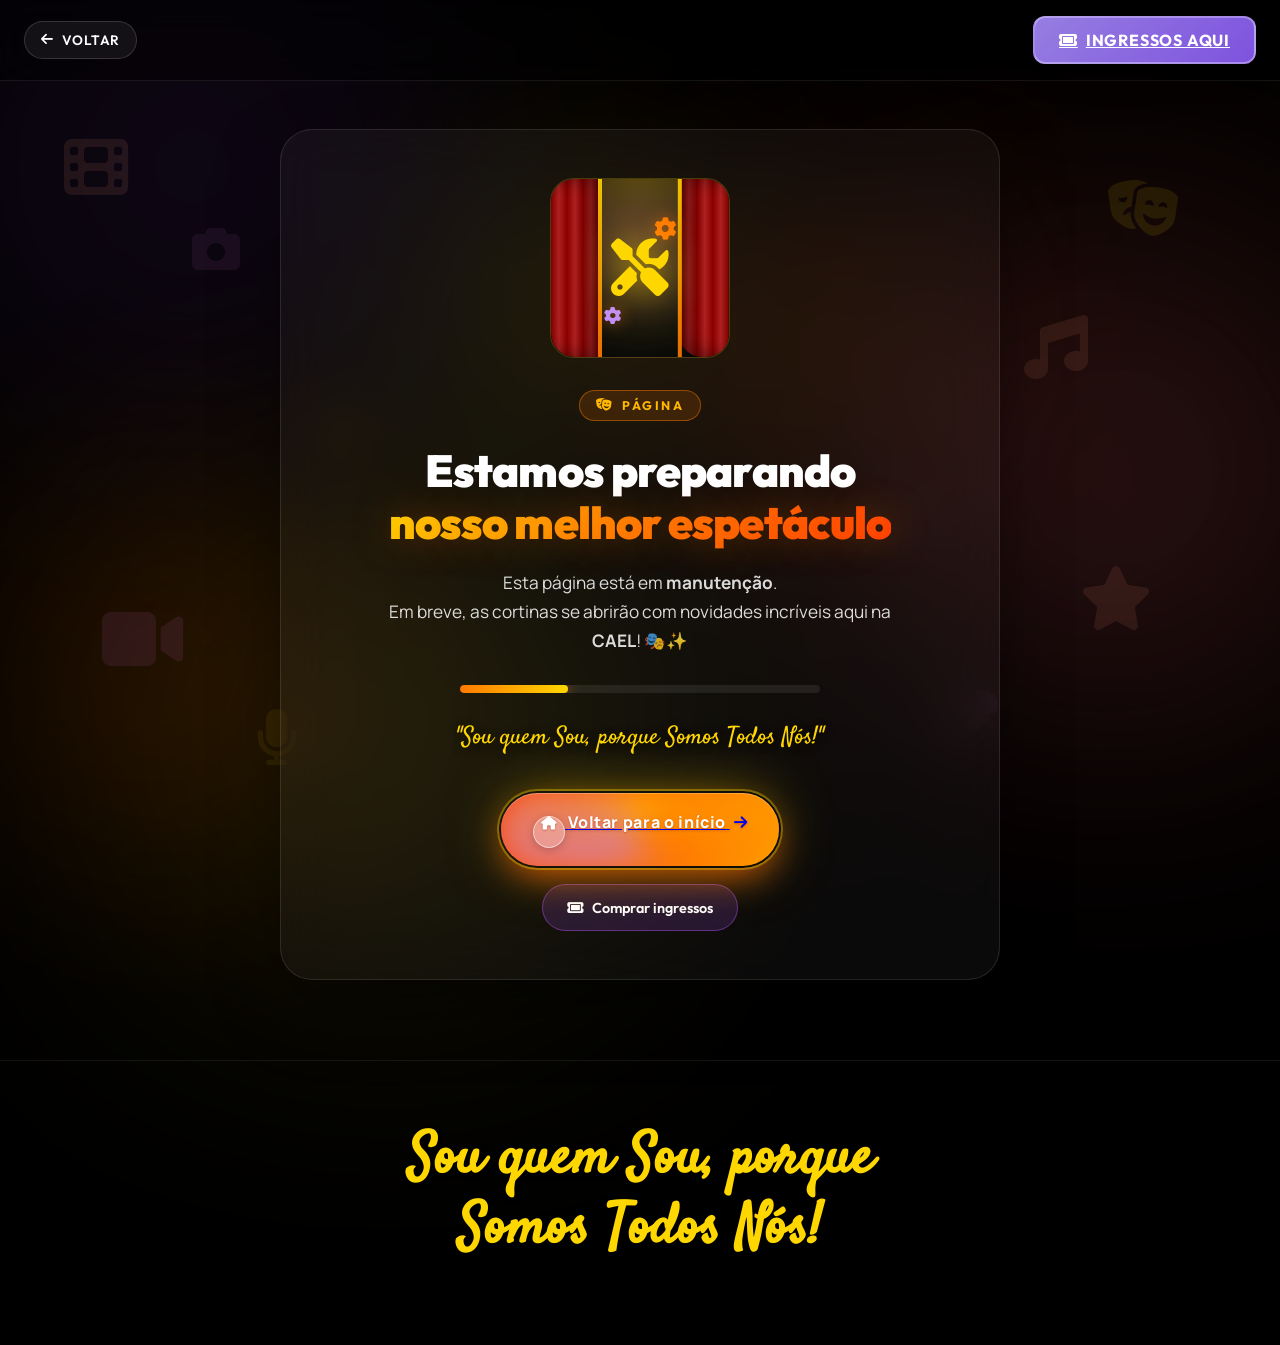
<file: manutencao.html>
<!DOCTYPE html>
<html lang="pt-BR">
<head>
    <meta charset="UTF-8">
    <meta name="viewport" content="width=device-width, initial-scale=1.0">
    <title>Em Manutenção — CAEL</title>
    <link rel="stylesheet" href="styles.css">
    <link rel="stylesheet" href="cursos.css">
    <link rel="stylesheet" href="manutencao.css">
    <link rel="stylesheet" href="https://cdnjs.cloudflare.com/ajax/libs/font-awesome/6.5.1/css/all.min.css">
    <link rel="preconnect" href="https://fonts.googleapis.com">
    <link rel="preconnect" href="https://fonts.gstatic.com" crossorigin>
    <link href="https://fonts.googleapis.com/css2?family=Outfit:wght@400;700;900&family=Manrope:wght@400;500;600;700&family=Satisfy&display=swap" rel="stylesheet">
</head>
<body class="page-manutencao">
    <!-- Manchas de tinta -->
    <div class="ink-splashes">
        <div class="splash splash-1"></div>
        <div class="splash splash-2"></div>
        <div class="splash splash-3"></div>
        <div class="splash splash-4"></div>
        <div class="splash splash-5"></div>
        <div class="splash splash-6"></div>
        <div class="splash splash-7"></div>
    </div>

    <!-- Ícones decorativos flutuantes -->
    <div class="decorative-icons">
        <i class="fas fa-film icon-deco icon-1"></i>
        <i class="fas fa-camera icon-deco icon-2"></i>
        <i class="fas fa-masks-theater icon-deco icon-3"></i>
        <i class="fas fa-music icon-deco icon-4"></i>
        <i class="fas fa-video icon-deco icon-5"></i>
        <i class="fas fa-microphone icon-deco icon-6"></i>
        <i class="fas fa-star icon-deco icon-7"></i>
        <i class="fas fa-feather icon-deco icon-8"></i>
        <i class="fas fa-film icon-deco icon-9"></i>
        <i class="fas fa-camera icon-deco icon-10"></i>
    </div>

    <!-- Top Bar -->
    <header class="top-bar">
        <a href="index.html" class="back-home" data-testid="link-voltar">
            <i class="fas fa-arrow-left"></i>
            <span>Voltar</span>
        </a>
        <div class="ingressos-button-wrapper ingressos-inline">
            <div class="ingressos-icons">
                <i class="fas fa-sparkles sparkle-1"></i>
                <i class="fas fa-star star-1"></i>
                <i class="fas fa-bolt bolt-1"></i>
                <i class="fas fa-sparkles sparkle-2"></i>
            </div>
            <a href="https://remix-of-cael-ingressos-platform.vercel.app/" target="_blank" rel="noopener noreferrer" class="ingressos-button" data-testid="btn-ingressos">
                <i class="fas fa-ticket"></i>
                <span>INGRESSOS AQUI</span>
            </a>
        </div>
    </header>

    <!-- Conteúdo central -->
    <main class="manut-main">
        <div class="manut-card">
            <div class="manut-icon-stage">
                <div class="manut-spotlight"></div>
                <div class="manut-curtain manut-curtain-left"></div>
                <div class="manut-curtain manut-curtain-right"></div>
                <i class="fas fa-screwdriver-wrench manut-icon"></i>
                <i class="fas fa-gear manut-gear manut-gear-1"></i>
                <i class="fas fa-gear manut-gear manut-gear-2"></i>
            </div>

            <span class="manut-kicker" id="manut-kicker">
                <i class="fas fa-masks-theater"></i> <span id="manut-area">Página</span>
            </span>

            <h1 class="manut-title">
                Estamos preparando<br>
                <span class="manut-title-accent">nosso melhor espetáculo</span>
            </h1>

            <p class="manut-message">
                Esta página está em <strong>manutenção</strong>.<br>
                Em breve, as cortinas se abrirão com novidades incríveis aqui na <strong>CAEL</strong>! 🎭✨
            </p>

            <div class="manut-progress">
                <div class="manut-progress-bar"></div>
            </div>

            <p class="manut-quote">"Sou quem Sou, porque Somos Todos Nós!"</p>

            <div class="manut-actions">
                <a href="index.html" class="cta-button btn-hero" data-testid="btn-voltar-inicio">
                    <span class="btn-glow"></span>
                    <span class="btn-shine"></span>
                    <i class="fas fa-house btn-hero-icon"></i>
                    <span class="btn-hero-text">Voltar para o início</span>
                    <i class="fas fa-arrow-right btn-hero-arrow"></i>
                </a>
                <a href="https://remix-of-cael-ingressos-platform.vercel.app/" target="_blank" rel="noopener noreferrer" class="manut-secondary" data-testid="btn-ingressos-alt">
                    <i class="fas fa-ticket"></i>
                    <span>Comprar ingressos</span>
                </a>
            </div>
        </div>
    </main>

    <!-- Footer -->
    <footer class="footer-phrase">
        <h2>Sou quem Sou, porque<br>Somos Todos Nós!</h2>
    </footer>

    <script>
        // Detectar área (elenco / eventos) via query string e personalizar conteúdo
        const params = new URLSearchParams(window.location.search);
        const area = (params.get('area') || '').toLowerCase();

        const config = {
            elenco: {
                titleSuffix: 'Produtora de Elenco CAEL',
                kickerIcon: 'fa-video',
                kickerText: 'Produtora de Elenco',
                accent: 'orange'
            },
            eventos: {
                titleSuffix: 'Produtora de Eventos CAEL',
                kickerIcon: 'fa-masks-theater',
                kickerText: 'Produtora de Eventos',
                accent: 'purple'
            }
        };

        const cfg = config[area];
        if (cfg) {
            document.title = `Em Manutenção — ${cfg.titleSuffix}`;
            document.getElementById('manut-area').textContent = cfg.kickerText;
            const iconEl = document.querySelector('#manut-kicker i');
            iconEl.className = `fas ${cfg.kickerIcon}`;
            document.body.dataset.area = area;
        }
    </script>
</body>
</html>
</file>
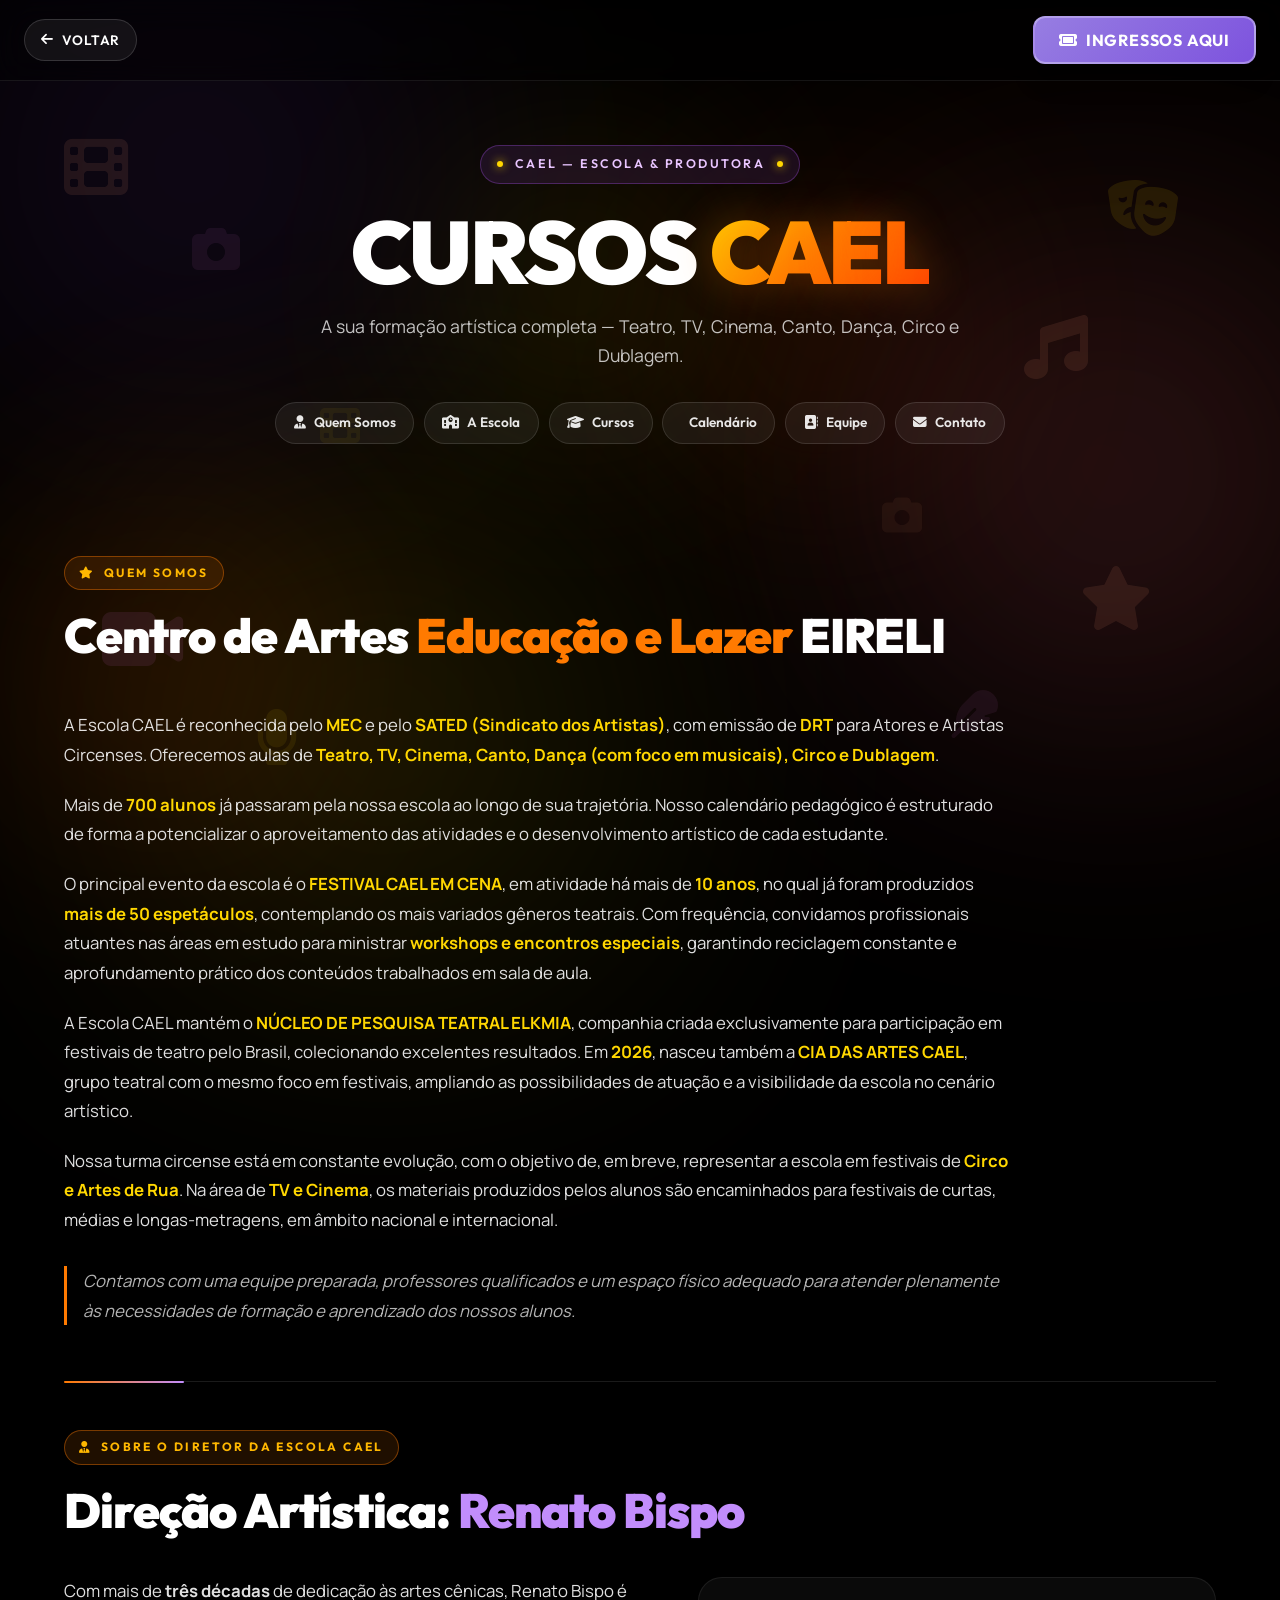
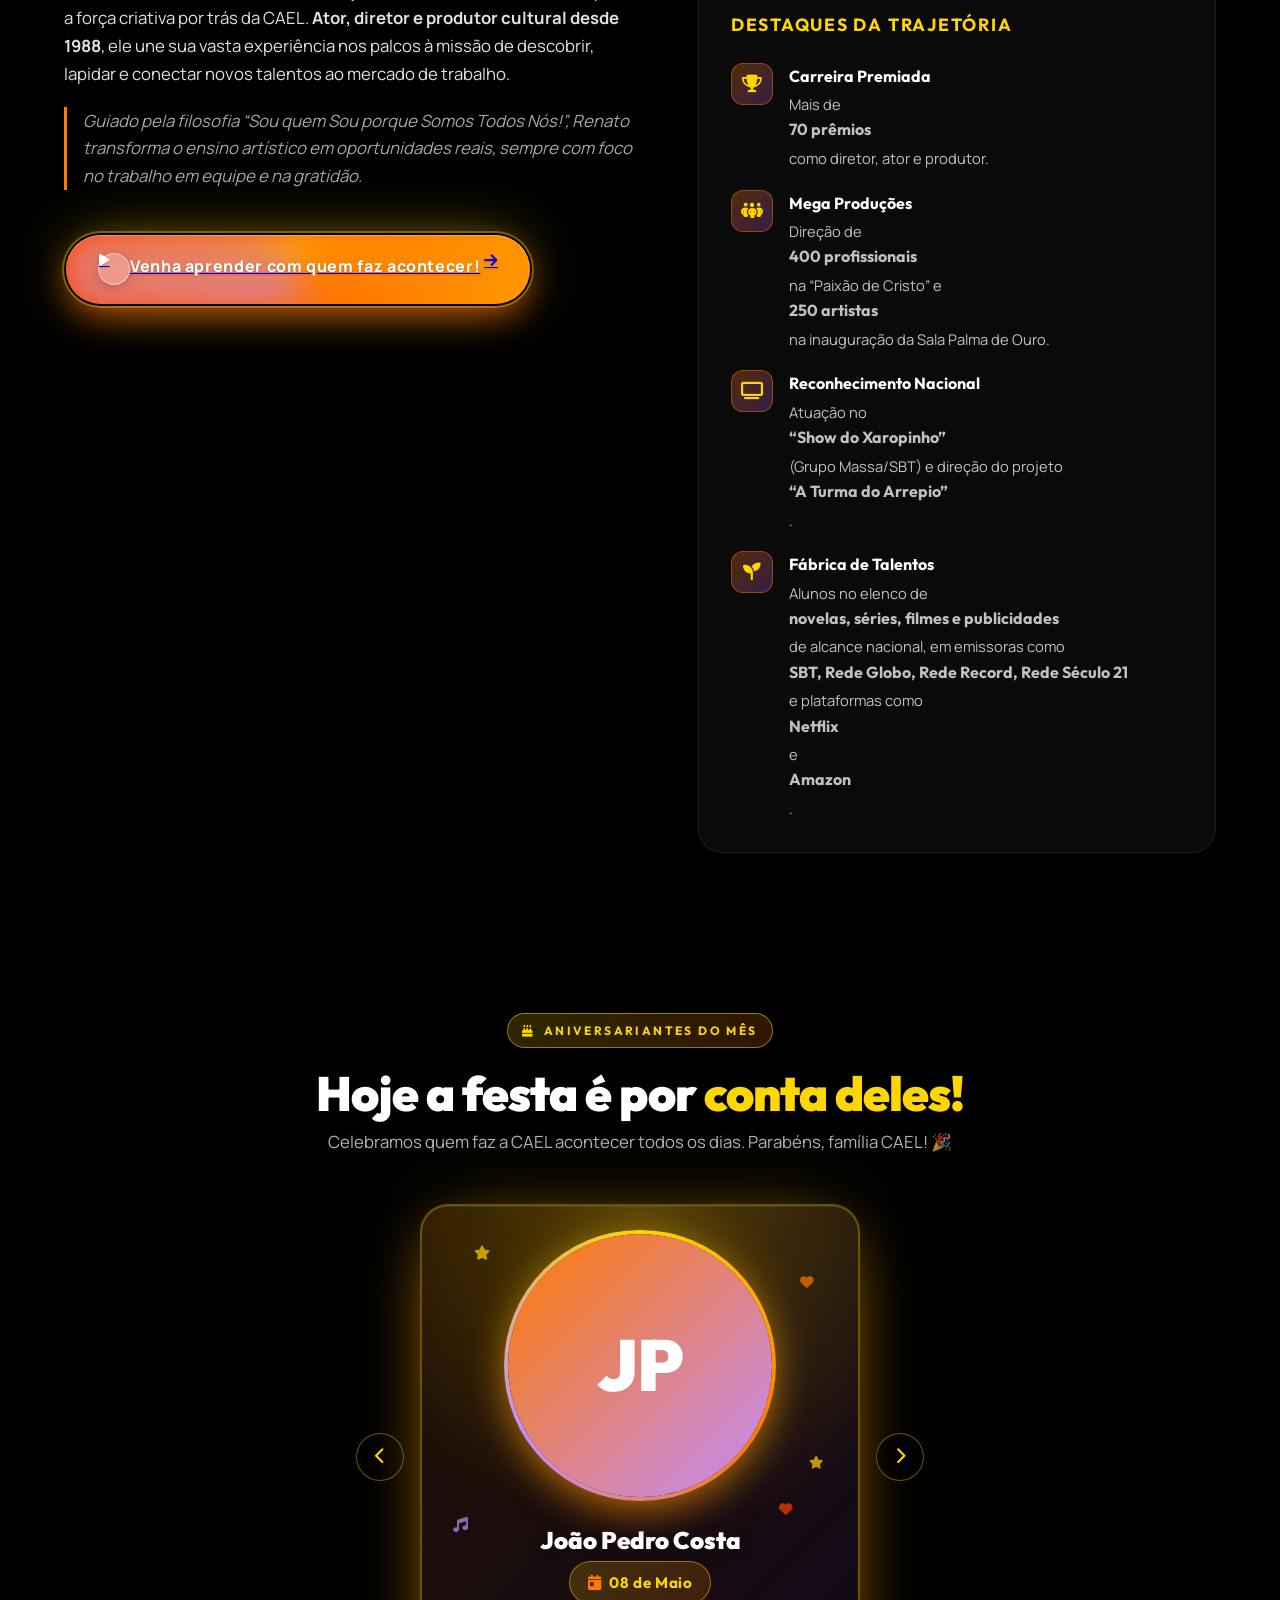
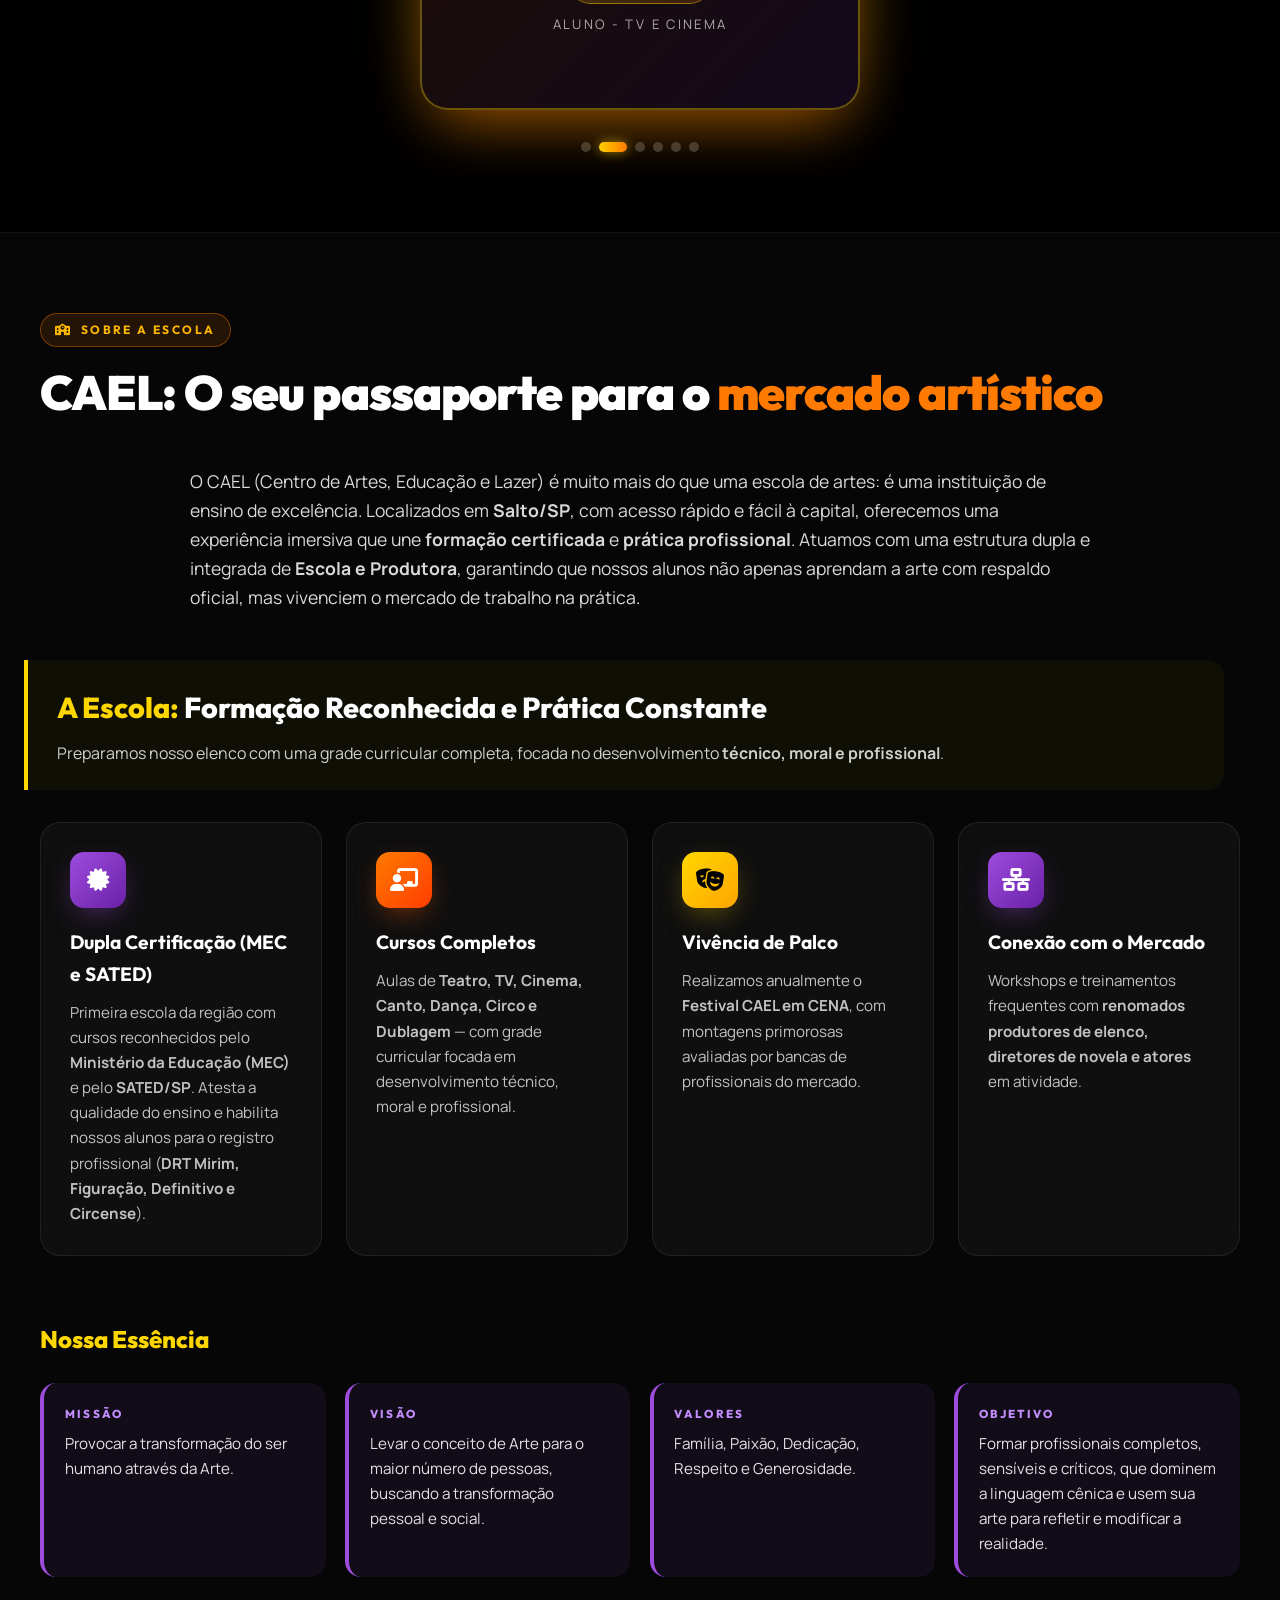
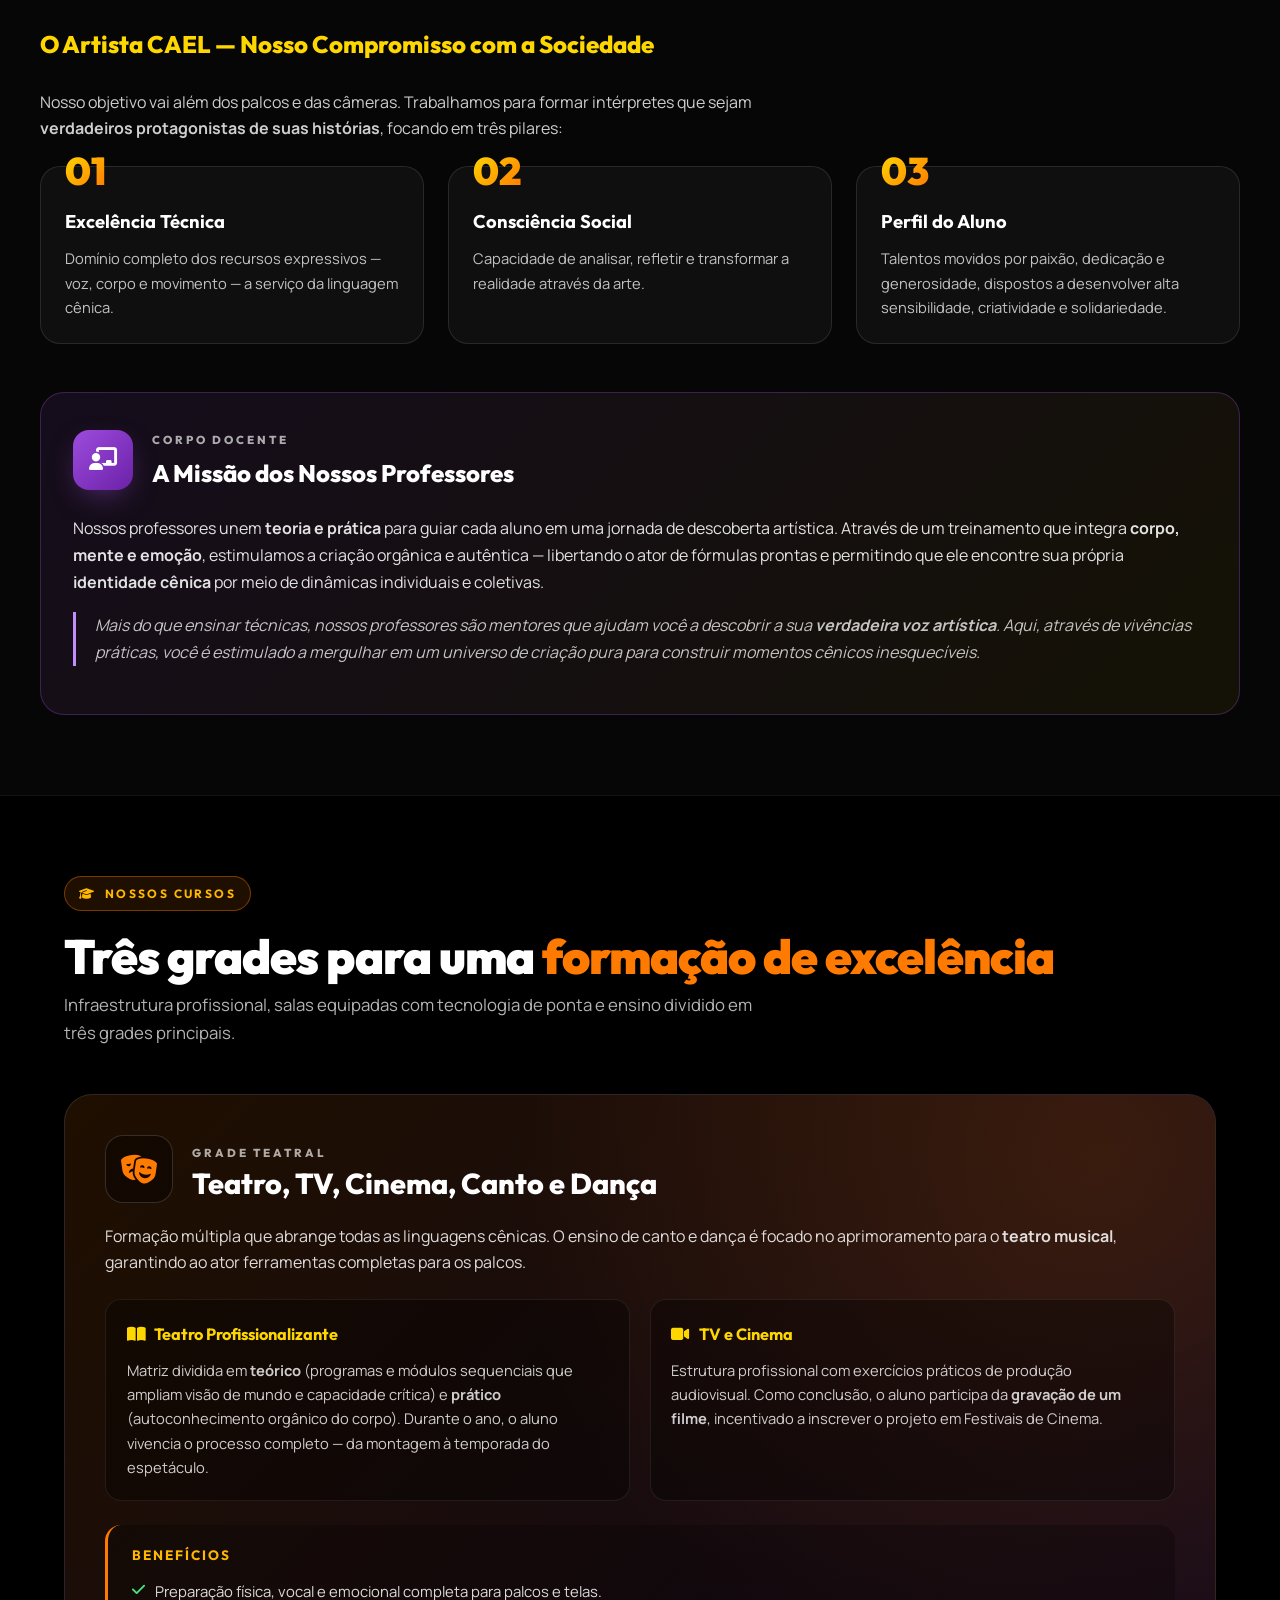
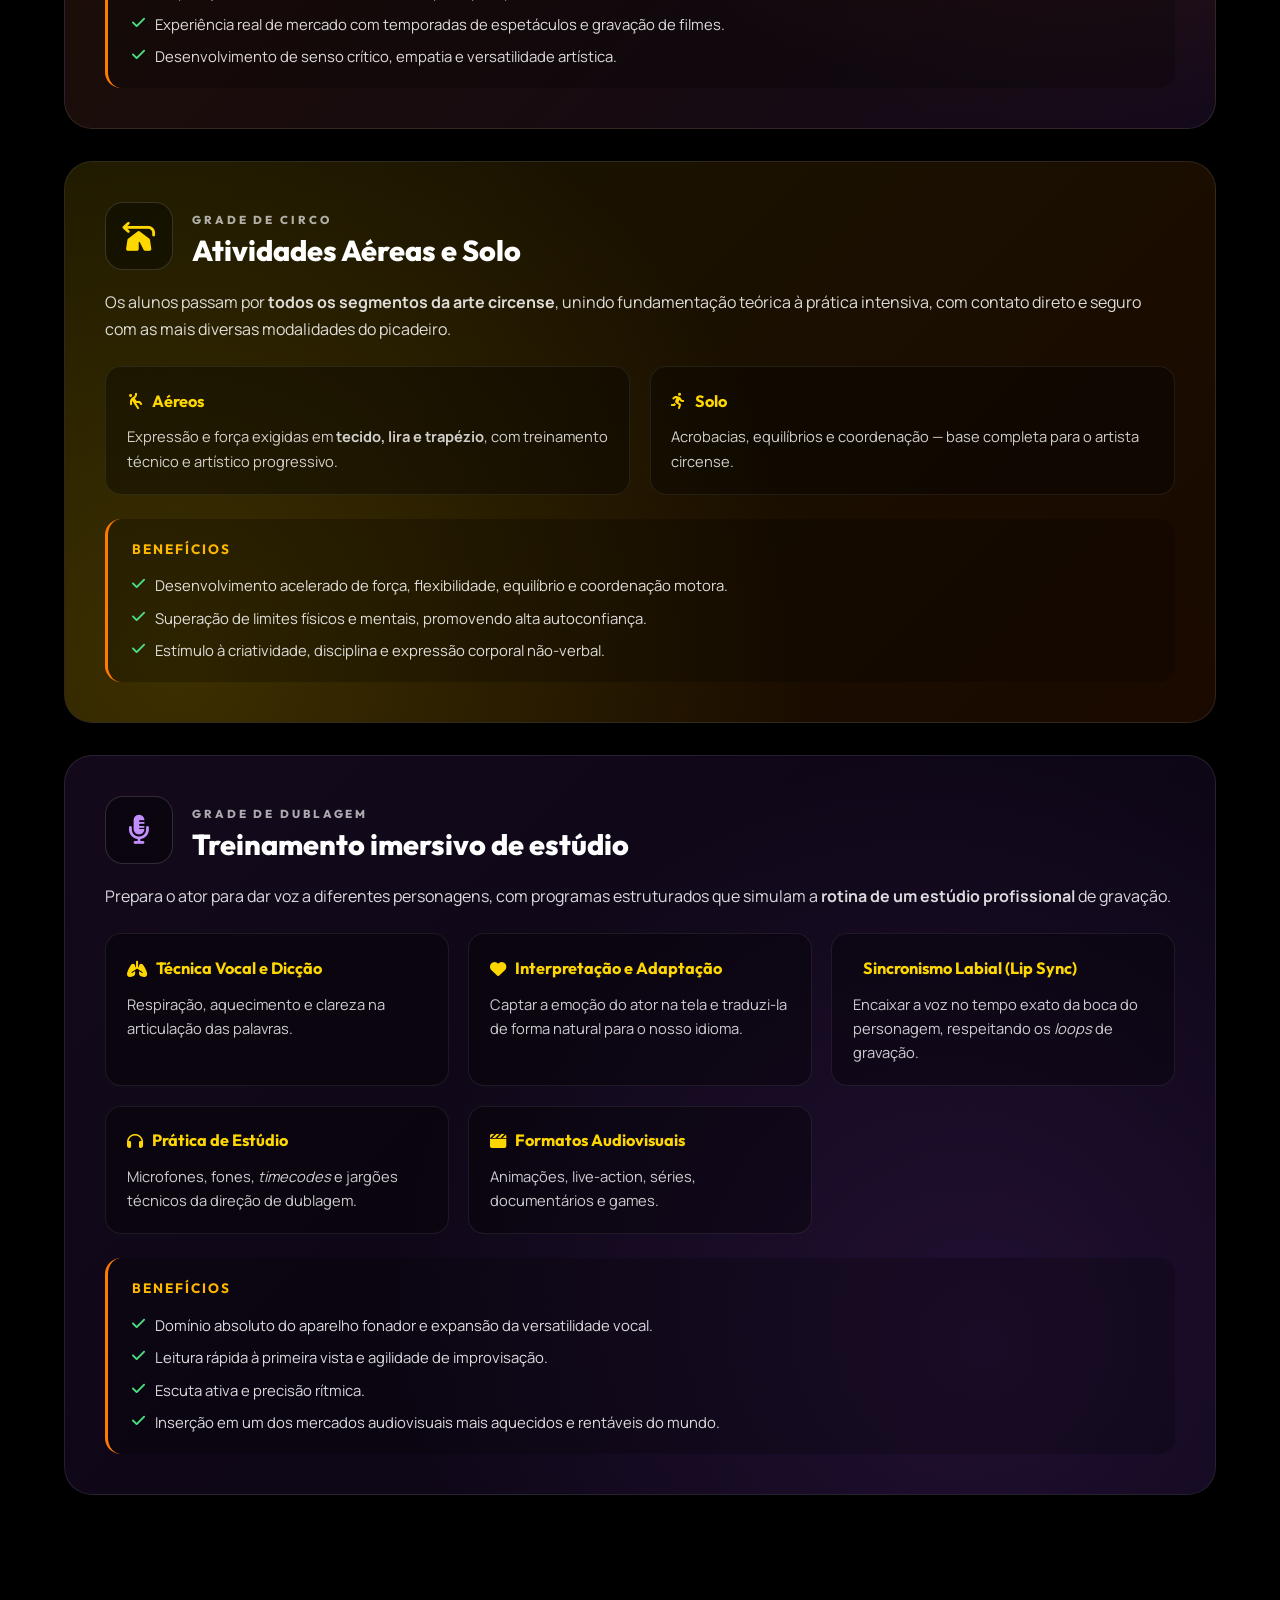
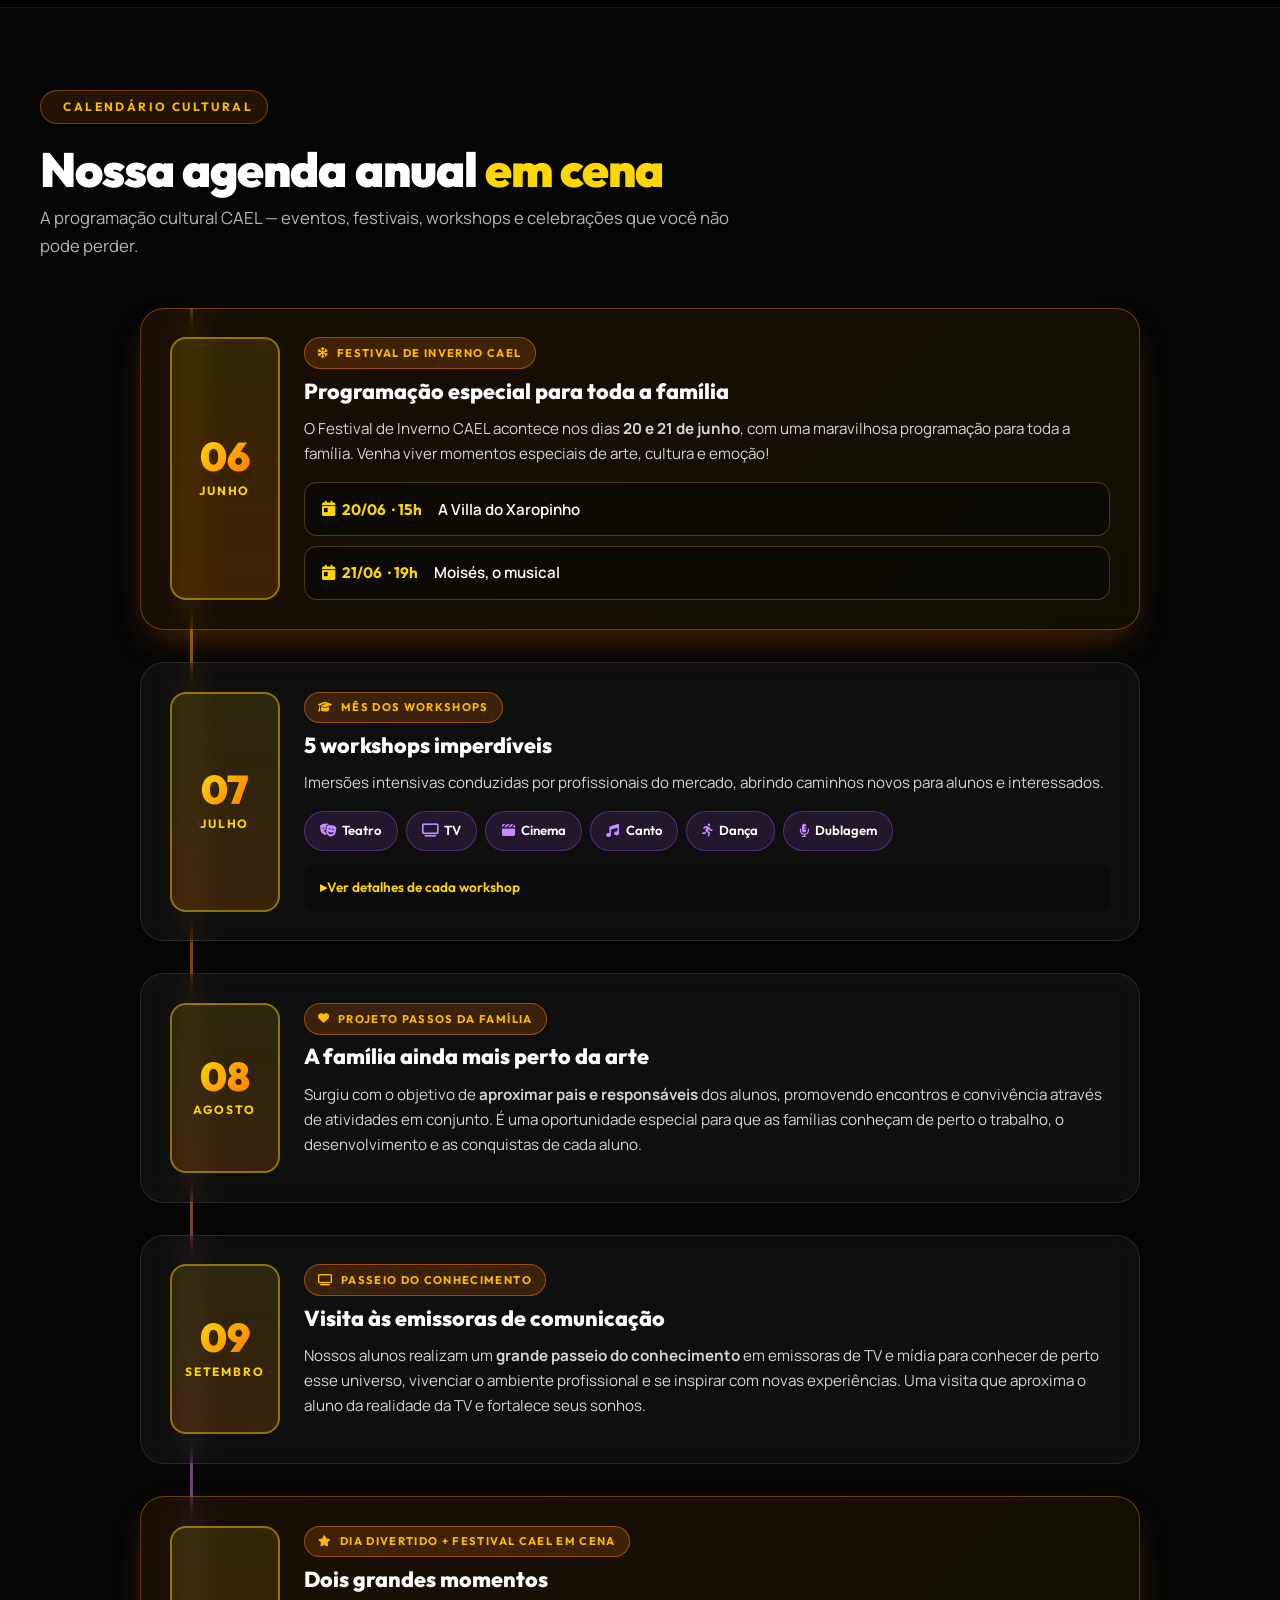
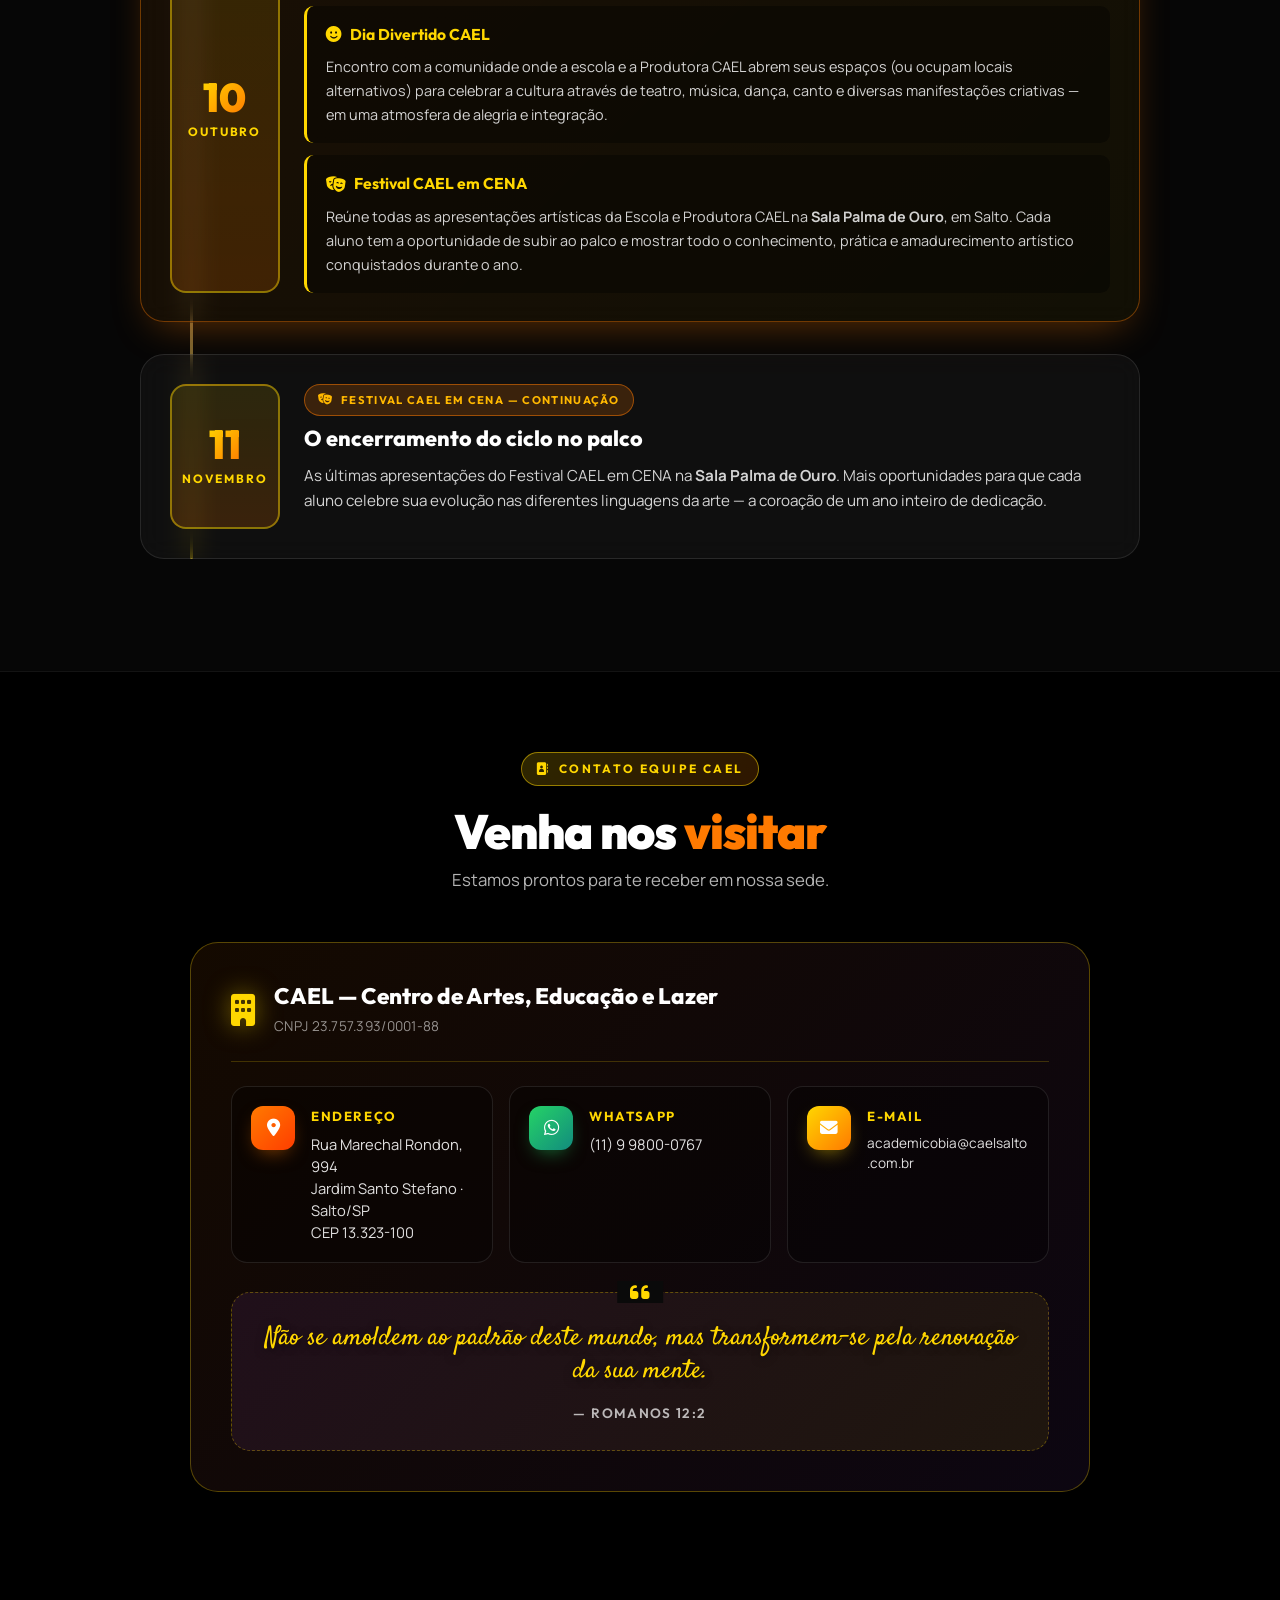
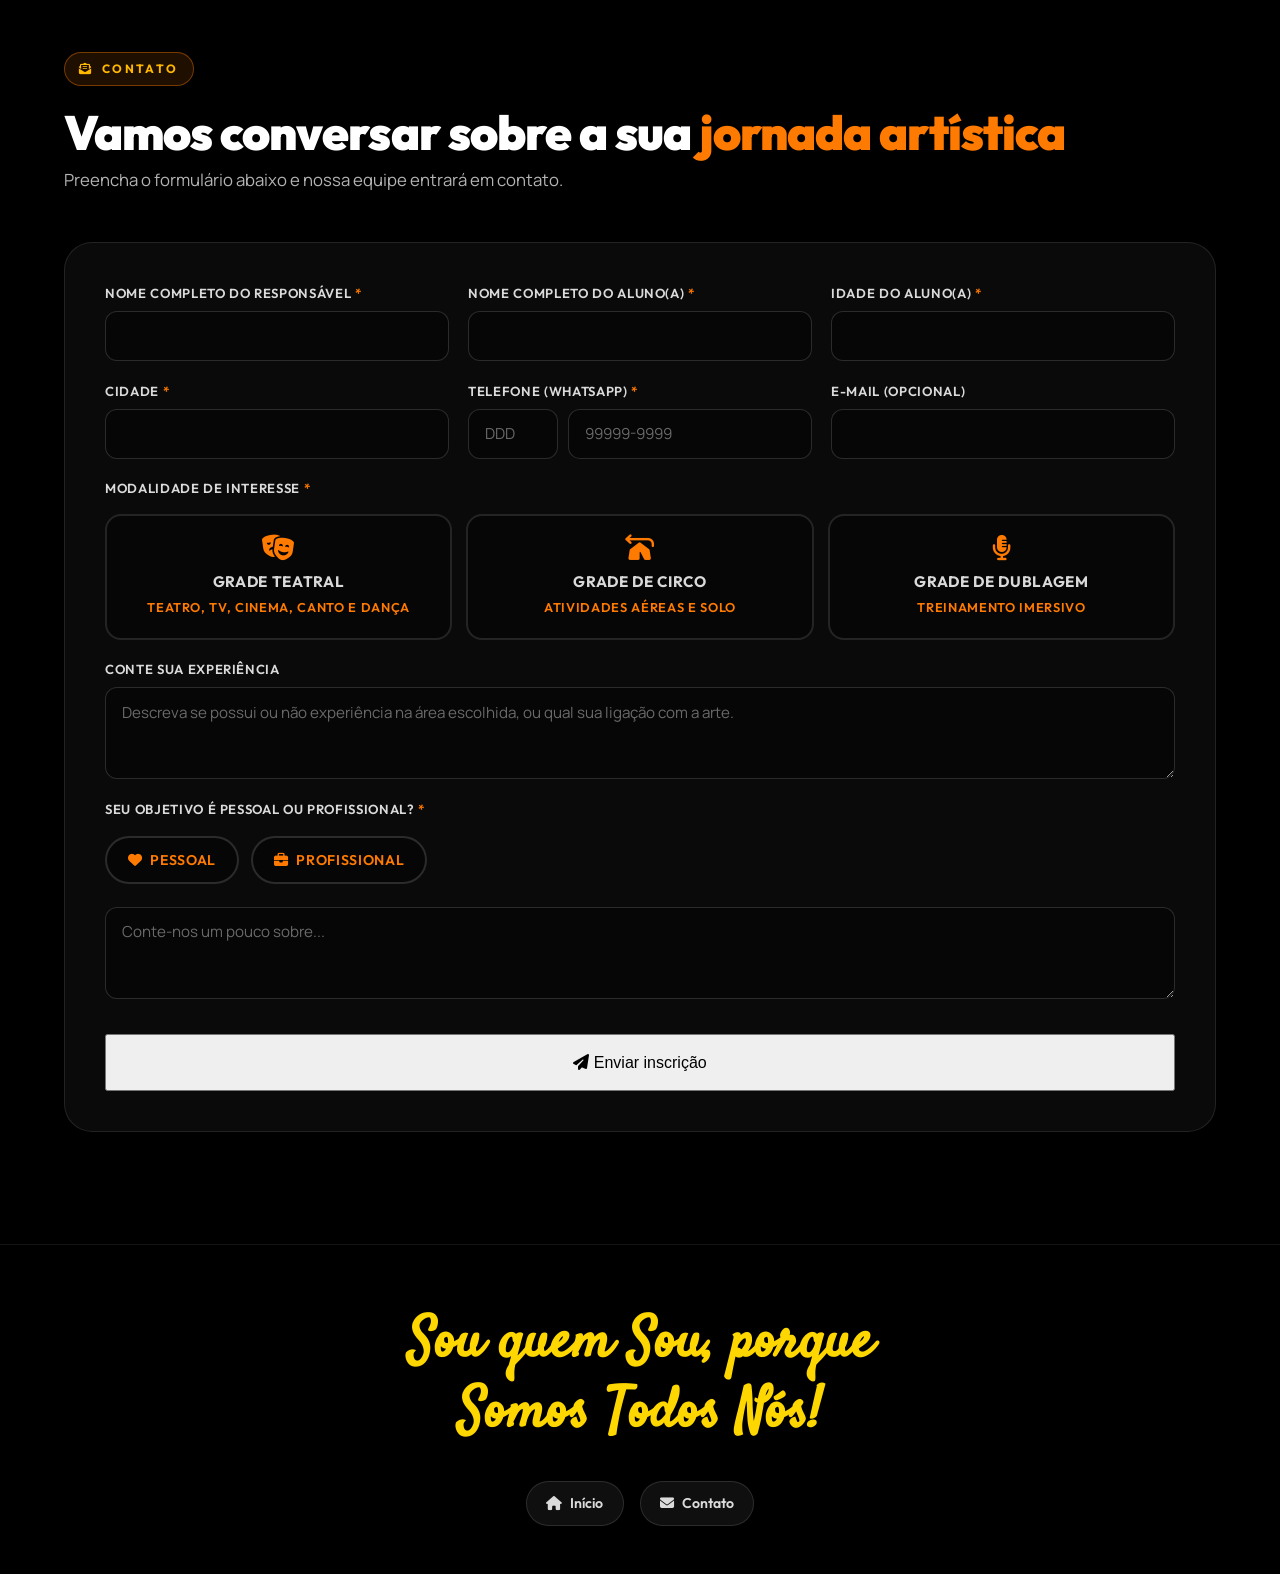
<file: CAEL SITE/cursos.html>
<!DOCTYPE html>
<html lang="pt-BR">
<head>
    <meta charset="UTF-8">
    <meta name="viewport" content="width=device-width, initial-scale=1.0">
    <title>Cursos CAEL - Formação Artística Completa</title>
    <link rel="stylesheet" href="styles.css">
    <link rel="stylesheet" href="cursos.css">
    <link rel="stylesheet" href="https://cdnjs.cloudflare.com/ajax/libs/font-awesome/6.5.1/css/all.min.css">
    <link rel="preconnect" href="https://fonts.googleapis.com">
    <link rel="preconnect" href="https://fonts.gstatic.com" crossorigin>
    <link href="https://fonts.googleapis.com/css2?family=Outfit:wght@400;700;900&family=Manrope:wght@400;500;600;700&family=Satisfy&display=swap" rel="stylesheet">
</head>
<body class="page-cursos">
    <!-- Manchas de Tinta no Fundo (mesmo tema) -->
    <div class="ink-splashes">
        <div class="splash splash-1"></div>
        <div class="splash splash-2"></div>
        <div class="splash splash-3"></div>
        <div class="splash splash-4"></div>
        <div class="splash splash-5"></div>
        <div class="splash splash-6"></div>
        <div class="splash splash-7"></div>
    </div>

    <!-- Ícones Decorativos -->
    <div class="decorative-icons">
        <i class="fas fa-film icon-deco icon-1"></i>
        <i class="fas fa-camera icon-deco icon-2"></i>
        <i class="fas fa-masks-theater icon-deco icon-3"></i>
        <i class="fas fa-music icon-deco icon-4"></i>
        <i class="fas fa-video icon-deco icon-5"></i>
        <i class="fas fa-microphone icon-deco icon-6"></i>
        <i class="fas fa-star icon-deco icon-7"></i>
        <i class="fas fa-feather icon-deco icon-8"></i>
        <i class="fas fa-film icon-deco icon-9"></i>
        <i class="fas fa-camera icon-deco icon-10"></i>
    </div>

    <!-- Top Bar: Voltar + Ingressos -->
    <header class="top-bar">
        <a href="index.html" class="back-home" data-testid="link-voltar">
            <i class="fas fa-arrow-left"></i>
            <span>Voltar</span>
        </a>
        <div class="ingressos-button-wrapper ingressos-inline">
            <div class="ingressos-icons">
                <i class="fas fa-sparkles sparkle-1"></i>
                <i class="fas fa-star star-1"></i>
                <i class="fas fa-bolt bolt-1"></i>
                <i class="fas fa-sparkles sparkle-2"></i>
            </div>
            <button class="ingressos-button" data-testid="btn-ingressos">
                <i class="fas fa-ticket"></i>
                <span>INGRESSOS AQUI</span>
            </button>
        </div>
    </header>

    <!-- Hero -->
    <section class="hero-cursos">
        <div class="hero-eyebrow">
            <span class="dot"></span>
            <span>CAEL — Escola &amp; Produtora</span>
            <span class="dot"></span>
        </div>
        <h1 class="hero-title">Cursos <span class="hero-accent">CAEL</span></h1>
        <p class="hero-sub">A sua formação artística completa — Teatro, TV, Cinema, Canto, Dança, Circo e Dublagem.</p>
        <nav class="hero-nav">
            <a href="#quem-somos" data-testid="nav-quem-somos"><i class="fas fa-user-tie"></i> Quem Somos</a>
            <a href="#escola" data-testid="nav-escola"><i class="fas fa-school"></i> A Escola</a>
            <a href="#cursos" data-testid="nav-cursos"><i class="fas fa-graduation-cap"></i> Cursos</a>
            <a href="#calendario" data-testid="nav-calendario"><i class="fas fa-calendar-star"></i> Calendário</a>
            <a href="#contato-equipe" data-testid="nav-contato-equipe"><i class="fas fa-address-book"></i> Equipe</a>
            <a href="#contato" data-testid="nav-contato"><i class="fas fa-envelope"></i> Contato</a>
        </nav>
    </section>

    <!-- QUEM SOMOS -->
    <section id="quem-somos" class="section">
        <div class="section-head">
            <span class="section-kicker"><i class="fas fa-star"></i> Quem Somos</span>
            <h2 class="section-title">Centro de Artes <span class="accent-orange">Educação e Lazer</span> EIRELI</h2>
        </div>

        <div class="about-school">
            <p>A Escola CAEL é reconhecida pelo <strong>MEC</strong> e pelo <strong>SATED (Sindicato dos Artistas)</strong>, com emissão de <strong>DRT</strong> para Atores e Artistas Circenses. Oferecemos aulas de <strong>Teatro, TV, Cinema, Canto, Dança (com foco em musicais), Circo e Dublagem</strong>.</p>

            <p>Mais de <strong>700 alunos</strong> já passaram pela nossa escola ao longo de sua trajetória. Nosso calendário pedagógico é estruturado de forma a potencializar o aproveitamento das atividades e o desenvolvimento artístico de cada estudante.</p>

            <p>O principal evento da escola é o <strong>FESTIVAL CAEL EM CENA</strong>, em atividade há mais de <strong>10 anos</strong>, no qual já foram produzidos <strong>mais de 50 espetáculos</strong>, contemplando os mais variados gêneros teatrais. Com frequência, convidamos profissionais atuantes nas áreas em estudo para ministrar <strong>workshops e encontros especiais</strong>, garantindo reciclagem constante e aprofundamento prático dos conteúdos trabalhados em sala de aula.</p>

            <p>A Escola CAEL mantém o <strong>NÚCLEO DE PESQUISA TEATRAL ELKMIA</strong>, companhia criada exclusivamente para participação em festivais de teatro pelo Brasil, colecionando excelentes resultados. Em <strong>2026</strong>, nasceu também a <strong>CIA DAS ARTES CAEL</strong>, grupo teatral com o mesmo foco em festivais, ampliando as possibilidades de atuação e a visibilidade da escola no cenário artístico.</p>

            <p>Nossa turma circense está em constante evolução, com o objetivo de, em breve, representar a escola em festivais de <strong>Circo e Artes de Rua</strong>. Na área de <strong>TV e Cinema</strong>, os materiais produzidos pelos alunos são encaminhados para festivais de curtas, médias e longas-metragens, em âmbito nacional e internacional.</p>

            <p class="muted">Contamos com uma equipe preparada, professores qualificados e um espaço físico adequado para atender plenamente às necessidades de formação e aprendizado dos nossos alunos.</p>
        </div>

        <!-- Sub-seção: Diretor -->
        <div class="director-block">
            <div class="section-head">
                <span class="section-kicker"><i class="fas fa-user-tie"></i> Sobre o Diretor da Escola CAEL</span>
                <h2 class="section-title">Direção Artística: <span class="accent-purple">Renato Bispo</span></h2>
            </div>

            <div class="two-col">
                <div class="col-text">
                    <p>Com mais de <strong>três décadas</strong> de dedicação às artes cênicas, Renato Bispo é a força criativa por trás da CAEL. <strong>Ator, diretor e produtor cultural desde 1988</strong>, ele une sua vasta experiência nos palcos à missão de descobrir, lapidar e conectar novos talentos ao mercado de trabalho.</p>
                    <p class="muted">Guiado pela filosofia <em>“Sou quem Sou porque Somos Todos Nós!”</em>, Renato transforma o ensino artístico em oportunidades reais, sempre com foco no trabalho em equipe e na gratidão.</p>
                    <a href="#contato" class="cta-button btn-inline btn-hero" data-testid="btn-quem-somos-cta">
                        <span class="btn-glow"></span>
                        <span class="btn-shine"></span>
                        <i class="fas fa-play btn-hero-icon"></i>
                        <span class="btn-hero-text">Venha aprender com quem faz acontecer!</span>
                        <i class="fas fa-arrow-right btn-hero-arrow"></i>
                    </a>
                </div>

                <div class="col-highlights">
                    <h3 class="highlights-title">Destaques da trajetória</h3>
                    <ul class="highlights-list">
                        <li>
                            <span class="hl-icon"><i class="fas fa-trophy"></i></span>
                            <div>
                                <strong>Carreira Premiada</strong>
                                <p>Mais de <strong>70 prêmios</strong> como diretor, ator e produtor.</p>
                            </div>
                        </li>
                        <li>
                            <span class="hl-icon"><i class="fas fa-people-group"></i></span>
                            <div>
                                <strong>Mega Produções</strong>
                                <p>Direção de <strong>400 profissionais</strong> na “Paixão de Cristo” e <strong>250 artistas</strong> na inauguração da Sala Palma de Ouro.</p>
                            </div>
                        </li>
                        <li>
                            <span class="hl-icon"><i class="fas fa-tv"></i></span>
                            <div>
                                <strong>Reconhecimento Nacional</strong>
                                <p>Atuação no <strong>“Show do Xaropinho”</strong> (Grupo Massa/SBT) e direção do projeto <strong>“A Turma do Arrepio”</strong>.</p>
                            </div>
                        </li>
                        <li>
                            <span class="hl-icon"><i class="fas fa-seedling"></i></span>
                            <div>
                                <strong>Fábrica de Talentos</strong>
                                <p>Alunos no elenco de <strong>novelas, séries, filmes e publicidades</strong> de alcance nacional, em emissoras como <strong>SBT, Rede Globo, Rede Record, Rede Século 21</strong> e plataformas como <strong>Netflix</strong> e <strong>Amazon</strong>.</p>
                            </div>
                        </li>
                    </ul>
                </div>
            </div>
        </div>
    </section>

    <!-- ANIVERSARIANTES DO MÊS -->
    <section id="aniversariantes" class="section section-birthdays">
        <div class="section-head section-head-center">
            <span class="section-kicker section-kicker-birthday"><i class="fas fa-cake-candles"></i> Aniversariantes do Mês</span>
            <h2 class="section-title">Hoje a festa é por <span class="accent-yellow">conta deles!</span></h2>
            <p class="section-sub center">Celebramos quem faz a CAEL acontecer todos os dias. Parabéns, família CAEL! 🎉</p>
        </div>

        <div class="birthday-carousel" data-testid="birthday-carousel">
            <button class="bday-nav bday-prev" aria-label="Anterior" data-testid="bday-prev">
                <i class="fas fa-chevron-left"></i>
            </button>

            <div class="bday-stage">
                <div class="bday-confetti">
                    <i class="fas fa-star confetti c1"></i>
                    <i class="fas fa-heart confetti c2"></i>
                    <i class="fas fa-music confetti c3"></i>
                    <i class="fas fa-star confetti c4"></i>
                    <i class="fas fa-heart confetti c5"></i>
                </div>

                <div class="bday-slides" id="bday-slides">
                    <!-- Slides inseridos via JS -->
                </div>
            </div>

            <button class="bday-nav bday-next" aria-label="Próximo" data-testid="bday-next">
                <i class="fas fa-chevron-right"></i>
            </button>
        </div>

        <div class="bday-dots" id="bday-dots" data-testid="bday-dots"></div>
    </section>

    <!-- SOBRE A ESCOLA -->
    <section id="escola" class="section section-alt">
        <div class="section-head">
            <span class="section-kicker"><i class="fas fa-school"></i> Sobre a Escola</span>
            <h2 class="section-title">CAEL: O seu passaporte para o <span class="accent-orange">mercado artístico</span></h2>
        </div>

        <p class="lead">O CAEL (Centro de Artes, Educação e Lazer) é muito mais do que uma escola de artes: é uma instituição de ensino de excelência. Localizados em <strong>Salto/SP</strong>, com acesso rápido e fácil à capital, oferecemos uma experiência imersiva que une <strong>formação certificada</strong> e <strong>prática profissional</strong>. Atuamos com uma estrutura dupla e integrada de <strong>Escola e Produtora</strong>, garantindo que nossos alunos não apenas aprendam a arte com respaldo oficial, mas vivenciem o mercado de trabalho na prática.</p>

        <div class="subsection-title-wrap">
            <h3 class="subsection-title"><span class="accent-yellow">A Escola:</span> Formação Reconhecida e Prática Constante</h3>
            <p class="subsection-lead">Preparamos nosso elenco com uma grade curricular completa, focada no desenvolvimento <strong>técnico, moral e profissional</strong>.</p>
        </div>

        <div class="feature-grid">
            <div class="feature-card">
                <div class="feature-icon feature-icon-purple"><i class="fas fa-certificate"></i></div>
                <h3>Dupla Certificação (MEC e SATED)</h3>
                <p>Primeira escola da região com cursos reconhecidos pelo <strong>Ministério da Educação (MEC)</strong> e pelo <strong>SATED/SP</strong>. Atesta a qualidade do ensino e habilita nossos alunos para o registro profissional (<strong>DRT Mirim, Figuração, Definitivo e Circense</strong>).</p>
            </div>
            <div class="feature-card">
                <div class="feature-icon feature-icon-orange"><i class="fas fa-chalkboard-user"></i></div>
                <h3>Cursos Completos</h3>
                <p>Aulas de <strong>Teatro, TV, Cinema, Canto, Dança, Circo e Dublagem</strong> — com grade curricular focada em desenvolvimento técnico, moral e profissional.</p>
            </div>
            <div class="feature-card">
                <div class="feature-icon feature-icon-yellow"><i class="fas fa-masks-theater"></i></div>
                <h3>Vivência de Palco</h3>
                <p>Realizamos anualmente o <strong>Festival CAEL em CENA</strong>, com montagens primorosas avaliadas por bancas de profissionais do mercado.</p>
            </div>
            <div class="feature-card">
                <div class="feature-icon feature-icon-purple"><i class="fas fa-network-wired"></i></div>
                <h3>Conexão com o Mercado</h3>
                <p>Workshops e treinamentos frequentes com <strong>renomados produtores de elenco, diretores de novela e atores</strong> em atividade.</p>
            </div>
        </div>

        <div class="essence">
            <h3 class="essence-title">Nossa Essência</h3>
            <div class="essence-grid">
                <div class="essence-item">
                    <span class="essence-label">Missão</span>
                    <p>Provocar a transformação do ser humano através da Arte.</p>
                </div>
                <div class="essence-item">
                    <span class="essence-label">Visão</span>
                    <p>Levar o conceito de Arte para o maior número de pessoas, buscando a transformação pessoal e social.</p>
                </div>
                <div class="essence-item">
                    <span class="essence-label">Valores</span>
                    <p>Família, Paixão, Dedicação, Respeito e Generosidade.</p>
                </div>
                <div class="essence-item">
                    <span class="essence-label">Objetivo</span>
                    <p>Formar profissionais completos, sensíveis e críticos, que dominem a linguagem cênica e usem sua arte para refletir e modificar a realidade.</p>
                </div>
            </div>
        </div>

        <div class="pillars">
            <h3 class="pillars-title">O Artista CAEL — Nosso Compromisso com a Sociedade</h3>
            <p class="pillars-lead">Nosso objetivo vai além dos palcos e das câmeras. Trabalhamos para formar intérpretes que sejam <strong>verdadeiros protagonistas de suas histórias</strong>, focando em três pilares:</p>
            <div class="pillars-grid">
                <div class="pillar">
                    <span class="pillar-num">01</span>
                    <h4>Excelência Técnica</h4>
                    <p>Domínio completo dos recursos expressivos — voz, corpo e movimento — a serviço da linguagem cênica.</p>
                </div>
                <div class="pillar">
                    <span class="pillar-num">02</span>
                    <h4>Consciência Social</h4>
                    <p>Capacidade de analisar, refletir e transformar a realidade através da arte.</p>
                </div>
                <div class="pillar">
                    <span class="pillar-num">03</span>
                    <h4>Perfil do Aluno</h4>
                    <p>Talentos movidos por paixão, dedicação e generosidade, dispostos a desenvolver alta sensibilidade, criatividade e solidariedade.</p>
                </div>
            </div>
        </div>

        <!-- Missão do Corpo Docente -->
        <div class="docentes-block">
            <div class="docentes-head">
                <span class="docentes-icon"><i class="fas fa-chalkboard-user"></i></span>
                <div>
                    <span class="grade-tag">Corpo Docente</span>
                    <h3>A Missão dos Nossos Professores</h3>
                </div>
            </div>
            <p>Nossos professores unem <strong>teoria e prática</strong> para guiar cada aluno em uma jornada de descoberta artística. Através de um treinamento que integra <strong>corpo, mente e emoção</strong>, estimulamos a criação orgânica e autêntica — libertando o ator de fórmulas prontas e permitindo que ele encontre sua própria <strong>identidade cênica</strong> por meio de dinâmicas individuais e coletivas.</p>
            <p class="muted-quote">Mais do que ensinar técnicas, nossos professores são <em>mentores</em> que ajudam você a descobrir a sua <strong>verdadeira voz artística</strong>. Aqui, através de vivências práticas, você é estimulado a mergulhar em um universo de criação pura para construir momentos cênicos inesquecíveis.</p>
        </div>
    </section>

    <!-- NOSSOS CURSOS -->
    <section id="cursos" class="section">
        <div class="section-head">
            <span class="section-kicker"><i class="fas fa-graduation-cap"></i> Nossos Cursos</span>
            <h2 class="section-title">Três grades para uma <span class="accent-orange">formação de excelência</span></h2>
            <p class="section-sub">Infraestrutura profissional, salas equipadas com tecnologia de ponta e ensino dividido em três grades principais.</p>
        </div>

        <!-- Grade Teatral -->
        <article class="grade-card grade-teatral">
            <div class="grade-head">
                <span class="grade-emoji"><i class="fas fa-masks-theater"></i></span>
                <div>
                    <span class="grade-tag">Grade Teatral</span>
                    <h3>Teatro, TV, Cinema, Canto e Dança</h3>
                </div>
            </div>
            <p>Formação múltipla que abrange todas as linguagens cênicas. O ensino de canto e dança é focado no aprimoramento para o <strong>teatro musical</strong>, garantindo ao ator ferramentas completas para os palcos.</p>

            <div class="grade-modules">
                <div class="module">
                    <h4><i class="fas fa-book-open"></i> Teatro Profissionalizante</h4>
                    <p>Matriz dividida em <strong>teórico</strong> (programas e módulos sequenciais que ampliam visão de mundo e capacidade crítica) e <strong>prático</strong> (autoconhecimento orgânico do corpo). Durante o ano, o aluno vivencia o processo completo — da montagem à temporada do espetáculo.</p>
                </div>
                <div class="module">
                    <h4><i class="fas fa-video"></i> TV e Cinema</h4>
                    <p>Estrutura profissional com exercícios práticos de produção audiovisual. Como conclusão, o aluno participa da <strong>gravação de um filme</strong>, incentivado a inscrever o projeto em Festivais de Cinema.</p>
                </div>
            </div>

            <div class="benefits">
                <h5>Benefícios</h5>
                <ul>
                    <li><i class="fas fa-check"></i> Preparação física, vocal e emocional completa para palcos e telas.</li>
                    <li><i class="fas fa-check"></i> Experiência real de mercado com temporadas de espetáculos e gravação de filmes.</li>
                    <li><i class="fas fa-check"></i> Desenvolvimento de senso crítico, empatia e versatilidade artística.</li>
                </ul>
            </div>
        </article>

        <!-- Grade Circo -->
        <article class="grade-card grade-circo">
            <div class="grade-head">
                <span class="grade-emoji"><i class="fas fa-tent-arrow-turn-left"></i></span>
                <div>
                    <span class="grade-tag">Grade de Circo</span>
                    <h3>Atividades Aéreas e Solo</h3>
                </div>
            </div>
            <p>Os alunos passam por <strong>todos os segmentos da arte circense</strong>, unindo fundamentação teórica à prática intensiva, com contato direto e seguro com as mais diversas modalidades do picadeiro.</p>

            <div class="grade-modules">
                <div class="module">
                    <h4><i class="fas fa-person-falling"></i> Aéreos</h4>
                    <p>Expressão e força exigidas em <strong>tecido, lira e trapézio</strong>, com treinamento técnico e artístico progressivo.</p>
                </div>
                <div class="module">
                    <h4><i class="fas fa-person-running"></i> Solo</h4>
                    <p>Acrobacias, equilíbrios e coordenação — base completa para o artista circense.</p>
                </div>
            </div>

            <div class="benefits">
                <h5>Benefícios</h5>
                <ul>
                    <li><i class="fas fa-check"></i> Desenvolvimento acelerado de força, flexibilidade, equilíbrio e coordenação motora.</li>
                    <li><i class="fas fa-check"></i> Superação de limites físicos e mentais, promovendo alta autoconfiança.</li>
                    <li><i class="fas fa-check"></i> Estímulo à criatividade, disciplina e expressão corporal não-verbal.</li>
                </ul>
            </div>
        </article>

        <!-- Grade Dublagem -->
        <article class="grade-card grade-dublagem">
            <div class="grade-head">
                <span class="grade-emoji"><i class="fas fa-microphone-lines"></i></span>
                <div>
                    <span class="grade-tag">Grade de Dublagem</span>
                    <h3>Treinamento imersivo de estúdio</h3>
                </div>
            </div>
            <p>Prepara o ator para dar voz a diferentes personagens, com programas estruturados que simulam a <strong>rotina de um estúdio profissional</strong> de gravação.</p>

            <div class="grade-modules modules-grid">
                <div class="module">
                    <h4><i class="fas fa-lungs"></i> Técnica Vocal e Dicção</h4>
                    <p>Respiração, aquecimento e clareza na articulação das palavras.</p>
                </div>
                <div class="module">
                    <h4><i class="fas fa-heart"></i> Interpretação e Adaptação</h4>
                    <p>Captar a emoção do ator na tela e traduzi-la de forma natural para o nosso idioma.</p>
                </div>
                <div class="module">
                    <h4><i class="fas fa-mouth"></i> Sincronismo Labial (Lip Sync)</h4>
                    <p>Encaixar a voz no tempo exato da boca do personagem, respeitando os <em>loops</em> de gravação.</p>
                </div>
                <div class="module">
                    <h4><i class="fas fa-headphones"></i> Prática de Estúdio</h4>
                    <p>Microfones, fones, <em>timecodes</em> e jargões técnicos da direção de dublagem.</p>
                </div>
                <div class="module">
                    <h4><i class="fas fa-clapperboard"></i> Formatos Audiovisuais</h4>
                    <p>Animações, live-action, séries, documentários e games.</p>
                </div>
            </div>

            <div class="benefits">
                <h5>Benefícios</h5>
                <ul>
                    <li><i class="fas fa-check"></i> Domínio absoluto do aparelho fonador e expansão da versatilidade vocal.</li>
                    <li><i class="fas fa-check"></i> Leitura rápida à primeira vista e agilidade de improvisação.</li>
                    <li><i class="fas fa-check"></i> Escuta ativa e precisão rítmica.</li>
                    <li><i class="fas fa-check"></i> Inserção em um dos mercados audiovisuais mais aquecidos e rentáveis do mundo.</li>
                </ul>
            </div>
        </article>
    </section>

    <!-- CALENDÁRIO -->
    <section id="calendario" class="section section-alt">
        <div class="section-head">
            <span class="section-kicker"><i class="fas fa-calendar-star"></i> Calendário Cultural</span>
            <h2 class="section-title">Nossa agenda anual <span class="accent-yellow">em cena</span></h2>
            <p class="section-sub">A programação cultural CAEL — eventos, festivais, workshops e celebrações que você não pode perder.</p>
        </div>

        <div class="timeline">
            <!-- Junho -->
            <article class="timeline-card timeline-highlight" data-testid="cal-junho">
                <div class="timeline-month">
                    <span class="tm-num">06</span>
                    <span class="tm-name">Junho</span>
                </div>
                <div class="timeline-content">
                    <span class="timeline-badge"><i class="fas fa-snowflake"></i> Festival de Inverno CAEL</span>
                    <h3>Programação especial para toda a família</h3>
                    <p>O Festival de Inverno CAEL acontece nos dias <strong>20 e 21 de junho</strong>, com uma maravilhosa programação para toda a família. Venha viver momentos especiais de arte, cultura e emoção!</p>
                    <div class="event-list">
                        <div class="event-item">
                            <div class="event-date"><i class="fas fa-calendar-day"></i> <strong>20/06</strong> · 15h</div>
                            <div class="event-name">A Villa do Xaropinho</div>
                        </div>
                        <div class="event-item">
                            <div class="event-date"><i class="fas fa-calendar-day"></i> <strong>21/06</strong> · 19h</div>
                            <div class="event-name">Moisés, o musical</div>
                        </div>
                    </div>
                </div>
            </article>

            <!-- Julho -->
            <article class="timeline-card" data-testid="cal-julho">
                <div class="timeline-month">
                    <span class="tm-num">07</span>
                    <span class="tm-name">Julho</span>
                </div>
                <div class="timeline-content">
                    <span class="timeline-badge"><i class="fas fa-graduation-cap"></i> Mês dos Workshops</span>
                    <h3>5 workshops imperdíveis</h3>
                    <p>Imersões intensivas conduzidas por profissionais do mercado, abrindo caminhos novos para alunos e interessados.</p>
                    <div class="workshops-grid">
                        <div class="ws-pill"><i class="fas fa-masks-theater"></i> Teatro</div>
                        <div class="ws-pill"><i class="fas fa-tv"></i> TV</div>
                        <div class="ws-pill"><i class="fas fa-clapperboard"></i> Cinema</div>
                        <div class="ws-pill"><i class="fas fa-music"></i> Canto</div>
                        <div class="ws-pill"><i class="fas fa-person-running"></i> Dança</div>
                        <div class="ws-pill"><i class="fas fa-microphone-lines"></i> Dublagem</div>
                    </div>
                    <details class="ws-details">
                        <summary>Ver detalhes de cada workshop</summary>
                        <ul class="ws-list">
                            <li><strong>Teatro:</strong> expressão corporal e vocal, improvisação, criação de personagens e presença de palco.</li>
                            <li><strong>TV:</strong> atuação para câmera, linguagem televisiva, marcações de cena e interpretação para close.</li>
                            <li><strong>Cinema:</strong> sutilezas de expressão, construção interna do personagem, enquadramento e continuidade.</li>
                            <li><strong>Canto:</strong> técnica vocal, respiração, afinação, projeção e interpretação musical.</li>
                            <li><strong>Dança:</strong> ritmos, coordenação motora, consciência corporal e coreografias em grupo.</li>
                            <li><strong>Dublagem:</strong> ritmos, coordenação motora, consciência corporal e coreografias em grupo.</li>
                        </ul>
                    </details>
                </div>
            </article>

            <!-- Agosto -->
            <article class="timeline-card" data-testid="cal-agosto">
                <div class="timeline-month">
                    <span class="tm-num">08</span>
                    <span class="tm-name">Agosto</span>
                </div>
                <div class="timeline-content">
                    <span class="timeline-badge"><i class="fas fa-heart"></i> Projeto Passos da Família</span>
                    <h3>A família ainda mais perto da arte</h3>
                    <p>Surgiu com o objetivo de <strong>aproximar pais e responsáveis</strong> dos alunos, promovendo encontros e convivência através de atividades em conjunto. É uma oportunidade especial para que as famílias conheçam de perto o trabalho, o desenvolvimento e as conquistas de cada aluno.</p>
                </div>
            </article>

            <!-- Setembro -->
            <article class="timeline-card" data-testid="cal-setembro">
                <div class="timeline-month">
                    <span class="tm-num">09</span>
                    <span class="tm-name">Setembro</span>
                </div>
                <div class="timeline-content">
                    <span class="timeline-badge"><i class="fas fa-tv"></i> Passeio do Conhecimento</span>
                    <h3>Visita às emissoras de comunicação</h3>
                    <p>Nossos alunos realizam um <strong>grande passeio do conhecimento</strong> em emissoras de TV e mídia para conhecer de perto esse universo, vivenciar o ambiente profissional e se inspirar com novas experiências. Uma visita que aproxima o aluno da realidade da TV e fortalece seus sonhos.</p>
                </div>
            </article>

            <!-- Outubro -->
            <article class="timeline-card timeline-highlight" data-testid="cal-outubro">
                <div class="timeline-month">
                    <span class="tm-num">10</span>
                    <span class="tm-name">Outubro</span>
                </div>
                <div class="timeline-content">
                    <span class="timeline-badge"><i class="fas fa-star"></i> Dia Divertido + Festival CAEL em CENA</span>
                    <h3>Dois grandes momentos</h3>
                    <div class="event-sub">
                        <h4><i class="fas fa-smile"></i> Dia Divertido CAEL</h4>
                        <p>Encontro com a comunidade onde a escola e a Produtora CAEL abrem seus espaços (ou ocupam locais alternativos) para celebrar a cultura através de teatro, música, dança, canto e diversas manifestações criativas — em uma atmosfera de alegria e integração.</p>
                    </div>
                    <div class="event-sub">
                        <h4><i class="fas fa-masks-theater"></i> Festival CAEL em CENA</h4>
                        <p>Reúne todas as apresentações artísticas da Escola e Produtora CAEL na <strong>Sala Palma de Ouro</strong>, em Salto. Cada aluno tem a oportunidade de subir ao palco e mostrar todo o conhecimento, prática e amadurecimento artístico conquistados durante o ano.</p>
                    </div>
                </div>
            </article>

            <!-- Novembro -->
            <article class="timeline-card" data-testid="cal-novembro">
                <div class="timeline-month">
                    <span class="tm-num">11</span>
                    <span class="tm-name">Novembro</span>
                </div>
                <div class="timeline-content">
                    <span class="timeline-badge"><i class="fas fa-masks-theater"></i> Festival CAEL em CENA — Continuação</span>
                    <h3>O encerramento do ciclo no palco</h3>
                    <p>As últimas apresentações do Festival CAEL em CENA na <strong>Sala Palma de Ouro</strong>. Mais oportunidades para que cada aluno celebre sua evolução nas diferentes linguagens da arte — a coroação de um ano inteiro de dedicação.</p>
                </div>
            </article>
        </div>
    </section>

    <!-- CONTATO EQUIPE CAEL -->
    <section id="contato-equipe" class="section">
        <div class="section-head section-head-center">
            <span class="section-kicker section-kicker-birthday"><i class="fas fa-address-book"></i> Contato Equipe CAEL</span>
            <h2 class="section-title">Venha nos <span class="accent-orange">visitar</span></h2>
            <p class="section-sub center">Estamos prontos para te receber em nossa sede.</p>
        </div>

        <div class="info-card">
            <div class="info-card-head">
                <i class="fas fa-building info-card-icon"></i>
                <div>
                    <h3>CAEL — Centro de Artes, Educação e Lazer</h3>
                    <span class="info-cnpj">CNPJ 23.757.393/0001-88</span>
                </div>
            </div>

            <div class="info-grid">
                <a class="info-item" href="https://maps.google.com/?q=Rua+Marechal+Rondon+994+Jardim+Santo+Stefano+Salto+SP" target="_blank" rel="noopener noreferrer" data-testid="info-endereco">
                    <span class="info-ic"><i class="fas fa-location-dot"></i></span>
                    <div>
                        <strong>Endereço</strong>
                        <p>Rua Marechal Rondon, 994<br>Jardim Santo Stefano · Salto/SP<br>CEP 13.323-100</p>
                    </div>
                </a>

                <a class="info-item" href="https://wa.me/5511998000767" target="_blank" rel="noopener noreferrer" data-testid="info-whatsapp">
                    <span class="info-ic info-ic-green"><i class="fab fa-whatsapp"></i></span>
                    <div>
                        <strong>WhatsApp</strong>
                        <p>(11) 9 9800-0767</p>
                    </div>
                </a>

                <a class="info-item" href="mailto:academicobia@caelsalto.com.br" data-testid="info-email">
                    <span class="info-ic info-ic-orange"><i class="fas fa-envelope"></i></span>
                    <div>
                        <strong>E-mail</strong>
                        <p>academicobia@caelsalto.com.br</p>
                    </div>
                </a>
            </div>

            <div class="verse-block">
                <i class="fas fa-quote-left verse-quote"></i>
                <p class="verse-text">Não se amoldem ao padrão deste mundo, mas transformem-se pela renovação da sua mente.</p>
                <span class="verse-ref">— Romanos 12:2</span>
            </div>
        </div>
    </section>

    <!-- CONTATO -->
    <section id="contato" class="section">
        <div class="section-head">
            <span class="section-kicker"><i class="fas fa-envelope-open-text"></i> Contato</span>
            <h2 class="section-title">Vamos conversar sobre a sua <span class="accent-orange">jornada artística</span></h2>
            <p class="section-sub">Preencha o formulário abaixo e nossa equipe entrará em contato.</p>
        </div>

        <form class="contact-form" id="contact-form" data-testid="contact-form" novalidate>
            <div class="form-grid">
                <div class="form-field">
                    <label for="responsavel">Nome completo do responsável <span>*</span></label>
                    <input type="text" id="responsavel" name="responsavel" required data-testid="input-responsavel">
                </div>
                <div class="form-field">
                    <label for="aluno">Nome completo do aluno(a) <span>*</span></label>
                    <input type="text" id="aluno" name="aluno" required data-testid="input-aluno">
                </div>
                <div class="form-field">
                    <label for="idade">Idade do aluno(a) <span>*</span></label>
                    <input type="number" id="idade" name="idade" min="1" max="120" required data-testid="input-idade">
                </div>
                <div class="form-field">
                    <label for="cidade">Cidade <span>*</span></label>
                    <input type="text" id="cidade" name="cidade" required data-testid="input-cidade">
                </div>
                <div class="form-field form-field-phone">
                    <label>Telefone (WhatsApp) <span>*</span></label>
                    <div class="phone-row">
                        <input type="text" id="ddd" name="ddd" placeholder="DDD" maxlength="3" required data-testid="input-ddd">
                        <input type="tel" id="telefone" name="telefone" placeholder="99999-9999" required data-testid="input-telefone">
                    </div>
                </div>
                <div class="form-field">
                    <label for="email">E-mail (opcional)</label>
                    <input type="email" id="email" name="email" data-testid="input-email">
                </div>
            </div>

            <div class="form-field full">
                <label>Modalidade de interesse <span>*</span></label>
                <div class="modality-options">
                    <label class="modality">
                        <input type="radio" name="modalidade" value="teatral" required data-testid="modality-teatral">
                        <div class="modality-card">
                            <i class="fas fa-masks-theater"></i>
                            <strong>Grade Teatral</strong>
                            <span>Teatro, TV, Cinema, Canto e Dança</span>
                        </div>
                    </label>
                    <label class="modality">
                        <input type="radio" name="modalidade" value="circo" data-testid="modality-circo">
                        <div class="modality-card">
                            <i class="fas fa-tent-arrow-turn-left"></i>
                            <strong>Grade de Circo</strong>
                            <span>Atividades aéreas e solo</span>
                        </div>
                    </label>
                    <label class="modality">
                        <input type="radio" name="modalidade" value="dublagem" data-testid="modality-dublagem">
                        <div class="modality-card">
                            <i class="fas fa-microphone-lines"></i>
                            <strong>Grade de Dublagem</strong>
                            <span>Treinamento imersivo</span>
                        </div>
                    </label>
                </div>
            </div>

            <div class="form-field full">
                <label for="experiencia">Conte sua experiência</label>
                <textarea id="experiencia" name="experiencia" rows="3" placeholder="Descreva se possui ou não experiência na área escolhida, ou qual sua ligação com a arte." data-testid="input-experiencia"></textarea>
            </div>

            <div class="form-field full">
                <label>Seu objetivo é pessoal ou profissional? <span>*</span></label>
                <div class="objective-row">
                    <label class="pill-radio">
                        <input type="radio" name="objetivo" value="pessoal" required data-testid="objetivo-pessoal">
                        <span><i class="fas fa-heart"></i> Pessoal</span>
                    </label>
                    <label class="pill-radio">
                        <input type="radio" name="objetivo" value="profissional" data-testid="objetivo-profissional">
                        <span><i class="fas fa-briefcase"></i> Profissional</span>
                    </label>
                </div>
                <textarea name="objetivo_detalhes" rows="3" placeholder="Conte-nos um pouco sobre..." data-testid="input-objetivo-detalhes"></textarea>
            </div>

            <button type="submit" class="cta-button submit-btn" data-testid="btn-submit">
                <i class="fas fa-paper-plane"></i>
                <span>Enviar inscrição</span>
            </button>
        </form>

        <div id="thanks-message" class="thanks-message" data-testid="thanks-message" hidden>
            <i class="fas fa-heart"></i>
            <p>A equipe <strong>CAEL</strong> agradece de coração o seu contato e o interesse em fazer parte da nossa história! Nosso maior propósito é caminhar ao seu lado, contribuindo da melhor forma para o seu crescimento pessoal e profissional.</p>
            <p class="quote">“Sou quem Sou, porque Somos Todos Nós!”</p>
        </div>
    </section>

    <!-- Footer -->
    <footer class="footer-phrase">
        <h2>Sou quem Sou, porque<br>Somos Todos Nós!</h2>
        <div class="footer-links">
            <a href="index.html" data-testid="footer-home"><i class="fas fa-home"></i> Início</a>
            <a href="#contato" data-testid="footer-contato"><i class="fas fa-envelope"></i> Contato</a>
        </div>
    </footer>

    <script src="cursos.js"></script>
</body>
</html>
</file>
<file: styles.css>
* {
    margin: 0;
    padding: 0;
    box-sizing: border-box;
}

body {
    font-family: 'Manrope', sans-serif;
    background-color: #000;
    min-height: 100vh;
    overflow-x: hidden;
    color: white;
}

/* ==========================================
   Logo Grupo CAEL (canto superior esquerdo)
   ========================================== */
.brand-logo {
    position: absolute;     /* fica fixa no TOPO da página (some ao rolar para baixo) */
    top: -3rem;
    left: 3%;
    z-index: 10%;
    display: flex;
    flex-direction: column;
    align-items: flex-start;
    gap: -9.0rem;
    pointer-events: none;
}
.brand-logo-img {
    width: 11rem;       /* tamanho padrão (telas médias) */
    height: 11rem;
    object-fit: contain;
    transform: scale(1.2);
    transform-origin: top left;
    filter: drop-shadow(0 4px 12px rgba(0, 0, 0, 0.5));
}
/* ==========================================
   Logo SATED (canto inferior esquerdo)
   ========================================== */

.brand-logosated {
    position: absolute;     /* fica fixa no TOPO da página (some ao rolar para baixo) */
    top: 40rem;
    left: 3%;
    z-index: -10%;
    display: flex;
    flex-direction: column;
    align-items: flex-start;
    gap: 9.0rem;
    pointer-events: none;
}
.brand-logosated-img {
    width: 11rem;       /* tamanho padrão (telas médias) */
    height: 11rem;
    object-fit: contain;
    transform: scale(1.9);
    transform-origin: top left;
    filter: drop-shadow(0 4px 12px rgba(0, 0, 0, 0.5));
}

/* ==========================================
   Logo MEC (canto inferior direito)
   ========================================== */
.brand-logomec {
    position: absolute;     /* fica fixa no TOPO da página (some ao rolar para baixo) */
    top: 42rem;
    right: -640%;
    z-index: -10%;
    display: flex;
    flex-direction: column;
    align-items: flex-start;
    gap: 9.0rem;
    pointer-events: none;
}

.brand-logomec-img {
    width: 11rem;       /* tamanho padrão (telas médias) */
    height: 11rem;
    object-fit: contain;
    transform: scale(1.5);
    transform-origin: top left;
    filter: drop-shadow(0 4px 12px rgba(0, 0, 0, 0.5));
}

.brand-tagline {
    font-family: 'Outfit', sans-serif;
    font-size: 0.85rem;
    font-weight: 500;
    color: rgba(255, 255, 255, 0.92);
    letter-spacing: 0.01em;
    text-shadow: 0 2px 6px rgba(0, 0, 0, 0.6);
    margin-left: 0.4rem;
    white-space: nowrap;
}

.brand-grupo,
.brand-cael {
    display: inline-block;
    font-weight: 800;
    transform-origin: center;
    padding: 20;
}

.brand-grupo {
    color: #FF7A00;
    text-shadow: 0 0 14px rgba(255, 122, 0, 0.55);
    animation: brandFloatGrupo 6s ease-in-out infinite;
}

.brand-cael {
    color: #C28DFC;
    text-shadow: 0 0 14px rgba(157, 76, 221, 0.55);
    animation: brandFloatCael 7s ease-in-out infinite;
    animation-delay: 0.5s;
}

/* Animações iguais às dos ícones decorativos do fundo */
@keyframes brandFloatGrupo {
    0%, 100% { transform: translateY(0) rotate(0deg); }
    50% { transform: translateY(-4px) rotate(8deg); }
}

@keyframes brandFloatCael {
    0%, 100% { transform: translateY(0) rotate(0deg) scale(1); }
    50% { transform: translateY(-3px) rotate(-7deg) scale(1.1); }
}

/* ============== RESPONSIVO DA LOGO ============== */
@media (min-width: 1024px) {
    .brand-logo { top: 1.5rem; left: 1.5rem; }
    .brand-logo-img { width: 14rem; height: 14rem; transform: scale(1.25); }
    .brand-tagline { font-size: 1rem; margin-top: -1.5rem; }
}

@media (min-width: 768px) and (max-width: 1023px) {
    .brand-logo-img { width: 10rem; height: 10rem; transform: scale(1.15); }
    .brand-tagline { font-size: 0.9rem; margin-top: 0.6rem; }
}

@media (min-width: 481px) and (max-width: 767px) {
    .brand-logo-img { width: 7rem; height: 7rem; transform: scale(1.1); }
    .brand-tagline { font-size: 0.75rem; margin-top: 0.4rem; }
}

@media (max-width: 480px) {
    .brand-logo { top: 0.5rem; left: 0.5rem; }
    .brand-logo-img { width: 5rem; height: 5rem; transform: scale(1.1); }
    .brand-tagline { font-size: 0.65rem; margin-top: 0.3rem; margin-left: 0.2rem; }
}



/* Manchas de Tinta no Fundo */
.ink-splashes {
    position: fixed;
    top: 0;
    left: 0;
    width: 100%;
    height: 100%;
    z-index: 0;
    pointer-events: none;
}

.splash {
    position: absolute;
    border-radius: 50%;
    filter: blur(150px);
}

.splash-1 {
    top: -10%;
    left: -5%;
    width: 40vw;
    height: 40vw;
    background: radial-gradient(circle, rgba(157, 76, 221, 0.7) 0%, transparent 70%);
    opacity: 0.5;
}

.splash-2 {
    top: 20%;
    right: -10%;
    width: 45vw;
    height: 45vw;
    background: radial-gradient(circle, rgba(255, 94, 0, 0.7) 0%, transparent 70%);
    opacity: 0.5;
}

.splash-3 {
    bottom: -10%;
    left: 10%;
    width: 40vw;
    height: 40vw;
    background: radial-gradient(circle, rgba(255, 213, 0, 0.7) 0%, transparent 70%);
    opacity: 0.5;
}

.splash-4 {
    top: 50%;
    left: -5%;
    width: 35vw;
    height: 35vw;
    background: radial-gradient(circle, rgba(255, 94, 0, 0.6) 0%, transparent 70%);
    opacity: 0.4;
    filter: blur(120px);
}

.splash-5 {
    bottom: 20%;
    right: -5%;
    width: 38vw;
    height: 38vw;
    background: radial-gradient(circle, rgba(157, 76, 221, 0.6) 0%, transparent 70%);
    opacity: 0.45;
    filter: blur(140px);
}

.splash-6 {
    top: 10%;
    left: 30%;
    width: 30vw;
    height: 30vw;
    background: radial-gradient(circle, rgba(255, 213, 0, 0.5) 0%, transparent 70%);
    opacity: 0.35;
    filter: blur(100px);
}

.splash-7 {
    bottom: 40%;
    right: 20%;
    width: 32vw;
    height: 32vw;
    background: radial-gradient(circle, rgba(255, 94, 0, 0.5) 0%, transparent 70%);
    opacity: 0.35;
    filter: blur(110px);
}

/* Ícones Decorativos */
.decorative-icons {
    position: fixed;
    top: 0;
    left: 0;
    width: 100%;
    height: 100%;
    z-index: 1;
    pointer-events: none;
}

.icon-deco {
    position: absolute;
    opacity: 0.1;
    font-size: 64px;
}

.icon-1 {
    top: 15%;
    left: 5%;
    color: #FFA07A;
    animation: float1 6s ease-in-out infinite;
}

.icon-2 {
    top: 25%;
    left: 15%;
    color: #DA70D6;
    font-size: 48px;
    opacity: 0.08;
    animation: float2 8s ease-in-out infinite;
}

.icon-3 {
    top: 20%;
    right: 8%;
    color: #FFD700;
    font-size: 56px;
    animation: float3 7s ease-in-out infinite;
}

.icon-4 {
    top: 35%;
    right: 15%;
    color: #FFA07A;
    animation: float4 9s ease-in-out infinite;
}

.icon-5 {
    bottom: 25%;
    left: 8%;
    color: #DA70D6;
    font-size: 72px;
    animation: float5 10s ease-in-out infinite;
}

.icon-6 {
    bottom: 15%;
    left: 20%;
    color: #FFD700;
    font-size: 56px;
    opacity: 0.08;
    animation: float6 7s ease-in-out infinite;
}

.icon-7 {
    bottom: 30%;
    right: 10%;
    color: #FFA07A;
    animation: float7 8s ease-in-out infinite;
}

.icon-8 {
    bottom: 18%;
    right: 22%;
    color: #DA70D6;
    font-size: 48px;
    opacity: 0.08;
    animation: float8 9s ease-in-out infinite;
}

.icon-9 {
    top: 45%;
    left: 25%;
    color: #FFD700;
    font-size: 40px;
    opacity: 0.06;
    animation: float9 11s ease-in-out infinite;
}

.icon-10 {
    top: 55%;
    right: 28%;
    color: #FFA07A;
    font-size: 40px;
    opacity: 0.06;
    animation: float10 10s ease-in-out infinite;
}

@keyframes float1 {
    0%, 100% { transform: translateY(0) rotate(0deg); }
    50% { transform: translateY(-10px) rotate(10deg); }
}

@keyframes float2 {
    0%, 100% { transform: translateY(0) rotate(0deg) scale(1); }
    50% { transform: translateY(0) rotate(-15deg) scale(1.1); }
}

@keyframes float3 {
    0%, 100% { transform: translateY(0) translateX(0) rotate(0deg); }
    50% { transform: translateY(0) translateX(10px) rotate(15deg); }
}

@keyframes float4 {
    0%, 100% { transform: translateY(0) rotate(0deg); }
    50% { transform: translateY(15px) rotate(-10deg); }
}

@keyframes float5 {
    0%, 100% { transform: rotate(0deg) scale(1); }
    50% { transform: rotate(20deg) scale(1.15); }
}

@keyframes float6 {
    0%, 100% { transform: translateY(0) rotate(0deg); }
    50% { transform: translateY(-12px) rotate(-12deg); }
}

@keyframes float7 {
    0%, 100% { transform: translateX(0) rotate(0deg); }
    50% { transform: translateX(-8px) rotate(-18deg); }
}

@keyframes float8 {
    0%, 100% { transform: rotate(0deg) scale(1); }
    50% { transform: rotate(15deg) scale(1.12); }
}

@keyframes float9 {
    0%, 100% { transform: translateY(0) rotate(0deg); }
    50% { transform: translateY(8px) rotate(10deg); }
}

@keyframes float10 {
    0%, 100% { transform: translateX(0) rotate(0deg); }
    50% { transform: translateX(6px) rotate(-8deg); }
}

/* Botão Ingressos */
.ingressos-button-wrapper {
    position: fixed;
    top: 1rem;
    right: 1rem;
    z-index: 20;
}

.ingressos-icons {
    position: absolute;
    width: 100%;
    height: 100%;
}

.ingressos-icons i {
    position: absolute;
}

.sparkle-1 {
    top: -8px;
    left: -8px;
    color: #FFD700;
    font-size: 20px;
    animation: sparkle1 3s linear infinite;
}

.star-1 {
    top: -8px;
    right: -8px;
    color: #FFA500;
    font-size: 16px;
    animation: sparkle2 2.5s linear infinite;
}

.bolt-1 {
    bottom: -8px;
    right: -8px;
    color: #FFD700;
    font-size: 20px;
    animation: pulse 1.5s ease-in-out infinite;
}

.sparkle-2 {
    bottom: -8px;
    left: -8px;
    color: #DA70D6;
    font-size: 16px;
    animation: sparkle3 4s linear infinite;
}

@keyframes sparkle1 {
    0%, 100% { transform: rotate(0deg) scale(1); }
    50% { transform: rotate(180deg) scale(1.2); }
}

@keyframes sparkle2 {
    0%, 100% { transform: rotate(0deg) scale(1); }
    50% { transform: rotate(-180deg) scale(1.3); }
}

@keyframes sparkle3 {
    0%, 100% { transform: rotate(0deg); }
    50% { transform: rotate(180deg); }
}

@keyframes pulse {
    0%, 100% { transform: scale(1); opacity: 0.7; }
    50% { transform: scale(1.4); opacity: 1; }
}

.ingressos-button {
    position: relative;
    display: flex;
    align-items: center;
    gap: 0.5rem;
    padding: 0.75rem 1.5rem;
    background: linear-gradient(135deg, rgba(167, 139, 250, 0.9) 0%, rgba(139, 92, 246, 0.9) 100%);
    border: 2px solid rgba(255, 255, 255, 0.3);
    border-radius: 0.75rem;
    color: white;
    font-family: 'Outfit', sans-serif;
    font-weight: 700;
    font-size: 0.875rem;
    text-transform: uppercase;
    letter-spacing: 0.05em;
    cursor: pointer;
    backdrop-filter: blur(10px);
    box-shadow: 0 20px 25px -5px rgba(0, 0, 0, 0.3);
    transition: transform 0.3s ease;
    animation: buttonPulse 2s ease-in-out infinite;
}

.ingressos-button:hover {
    transform: scale(1.05);
}

@keyframes buttonPulse {
    0%, 100% { transform: scale(1); }
    50% { transform: scale(1.05); }
}

/* Container Principal */
.main-container {
    position: relative;
    min-height: 100vh;
    display: flex;
    flex-direction: column;
    align-items: center;
    justify-content: center;
    padding: 1rem;
    z-index: 10;
}

/* Cards Grid */
.cards-grid {
    display: grid;
    grid-template-columns: 1fr;
    gap: 2rem;
    max-width: 1280px;
    width: 100%;
    margin: 0 auto;
}

@media (min-width: 768px) {
    .cards-grid {
        grid-template-columns: repeat(3, 1fr);
        gap: 3rem;
    }
    
    .ingressos-button-wrapper {
        top: 2rem;
        right: 2rem;
    }
    
    .ingressos-button {
        font-size: 1rem;
    }
}

/* Flip Cards */
.flip-card {
    height: 450px;
    perspective: 1000px;
    cursor: pointer;
}

.flip-card-inner {
    position: relative;
    width: 100%;
    height: 100%;
    transition: transform 0.7s ease-in-out;
    transform-style: preserve-3d;
}

.flip-card.flipped .flip-card-inner {
    transform: rotateY(180deg);
}

.flip-card-front,
.flip-card-back {
    position: absolute;
    width: 100%;
    height: 100%;
    backface-visibility: hidden;
    -webkit-backface-visibility: hidden;
    border-radius: 2rem;
    display: flex;
    flex-direction: column;
    align-items: center;
    justify-content: flex-end;
    padding: 2rem;
    text-align: center;
}

.flip-card-front {
    background-size: cover;
    background-position: center;
    background-repeat: no-repeat;
    border: 1px solid rgba(255, 255, 255, 0.1);
    backdrop-filter: blur(48px);
    overflow: hidden;
}

.card-overlay {
    position: absolute;
    inset: 0;
    background: linear-gradient(to bottom, transparent 0%, rgba(0, 0, 0, 0.15) 50%, rgba(0, 0, 0, 0.55) 100%);
    border-radius: inherit;
}

/* Mini-dica de toque (aparece só no mobile/touch para ajudar o usuário) */
.tap-hint {
    position: absolute;
    bottom: 1rem;
    left: 50%;
    transform: translateX(-50%);
    display: none;     /* default desktop: oculto */
    align-items: center;
    gap: 0.45rem;
    padding: 0.5rem 1rem;
    border-radius: 9999px;
    background: rgba(0, 0, 0, 0.6);
    backdrop-filter: blur(10px);
    border: 1px solid rgba(255, 255, 255, 0.25);
    color: #fff;
    font-family: 'Outfit', sans-serif;
    font-size: 0.78rem;
    font-weight: 600;
    letter-spacing: 0.02em;
    z-index: 5;
    pointer-events: none;
    animation: tapHintBounce 1.8s ease-in-out infinite;
}

.tap-hint i { color: #FFD700; font-size: 0.95rem; }

@media (hover: none), (pointer: coarse) {
    .tap-hint { display: inline-flex; }
}

/* Esconde quando o card já está virado */
.flip-card.flipped .tap-hint { opacity: 0; transition: opacity 0.3s ease; }

@keyframes tapHintBounce {
    0%, 100% { transform: translateX(-50%) translateY(0); }
    50% { transform: translateX(-50%) translateY(-4px); }
}

.card-content {
    position: relative;
    z-index: 10;
}

.card-title {
    font-family: 'Outfit', sans-serif;
    font-size: 1.5rem;
    font-weight: 700;
    color: white;
    text-transform: uppercase;
    letter-spacing: -0.025em;
}

@media (min-width: 768px) {
    .card-title {
        font-size: 1.875rem;
    }
}

.flip-card-back {
    background: rgba(255, 255, 255, 0.1);
    border: 1px solid rgba(255, 255, 255, 0.2);
    backdrop-filter: blur(48px);
    transform: rotateY(180deg);
    justify-content: center;
}

.flip-card-back h3 {
    font-family: 'Outfit', sans-serif;
    font-size: 1.25rem;
    font-weight: 700;
    color: white;
    margin-bottom: 1rem;
}

@media (min-width: 768px) {
    .flip-card-back h3 {
        font-size: 1.5rem;
    }
}

.flip-card-back p {
    font-size: 0.875rem;
    color: rgba(255, 255, 255, 0.9);
    line-height: 1.6;
    margin-bottom: 1rem;
}

@media (min-width: 768px) {
    .flip-card-back p {
        font-size: 1rem;
    }
}

.flip-card-back .cta-button {
    display: inline-flex;
    align-items: center;
    justify-content: center;
    gap: 0.6rem;
    margin-top: 0.75rem;
    padding: 0.85rem 1.4rem;
    background: linear-gradient(135deg, #FF7A00 0%, #FF5E00 60%, #FF3D00 100%);
    color: #fff;
    font-family: 'Outfit', sans-serif;
    font-weight: 700;
    font-size: 0.9rem;
    text-transform: uppercase;
    letter-spacing: 0.03em;
    text-decoration: none;
    border: 2px solid rgba(255, 255, 255, 0.25);
    border-radius: 9999px;
    box-shadow: 0 10px 25px -5px rgba(255, 94, 0, 0.55), inset 0 1px 0 rgba(255, 255, 255, 0.25);
    cursor: pointer;
    transition: transform 0.25s ease, box-shadow 0.25s ease, filter 0.25s ease;
    text-align: center;
    line-height: 1.2;
}

.flip-card-back .cta-button i {
    font-size: 1rem;
    transition: transform 0.3s ease;
}

.flip-card-back .cta-button:hover {
    transform: translateY(-2px) scale(1.03);
    box-shadow: 0 14px 30px -5px rgba(255, 94, 0, 0.75), inset 0 1px 0 rgba(255, 255, 255, 0.3);
    filter: brightness(1.08);
}

.flip-card-back .cta-button:hover i {
    transform: translateX(3px);
}

.flip-card-back .cta-button:active {
    transform: translateY(0) scale(0.98);
}

@media (min-width: 768px) {
    .flip-card-back .cta-button {
        font-size: 0.95rem;
        padding: 0.95rem 1.6rem;
    }
}

/* Frase Teatral */
.theatrical-phrase {
    position: relative;
    margin-top: 3rem;
    text-align: center;
    padding: 0 1rem;
}

@media (min-width: 768px) {
    .theatrical-phrase {
        margin-top: 4rem;
    }
}

.theatrical-phrase h1 {
    font-family: 'Satisfy', cursive;
    font-size: 2.25rem;
    font-weight: 400;
    color: #FFD700;
    text-shadow: 2px 2px 4px rgba(0, 0, 0, 0.5);
    letter-spacing: 0.02em;
    line-height: 1.3;
}

@media (min-width: 768px) {
    .theatrical-phrase h1 {
        font-size: 3.75rem;
    }
}

@media (min-width: 1024px) {
    .theatrical-phrase h1 {
        font-size: 4.5rem;
    }
}

/* ==========================================
   📱 RESPONSIVIDADE GLOBAL — index.html
   Garante que o site se adeque a TODOS os tamanhos
   ========================================== */

/* ====== Safe area para o conteúdo (evita sobreposição com logo/ingressos fixos) ====== */
.main-container {
    padding-top: 10rem;     /* espaço reservado para a logo no topo */
    padding-bottom: 9rem;
}
@media (max-width: 768px) {
    .brand-logosated {
        position: absolute;
        top: 83rem;
        left: 135%;
        transform: translateX(-50%);
        z-index: 20;
    }

    .brand-logomec {
        position: absolute;
        top: 93rem;
        left: 135%;
        right: auto;
        transform: translateX(-50%);
        z-index: 20;
    }

    .brand-logosated-img {
        width: 280px;
        height: auto;
        transform: none;
    }

    .brand-logomec-img {
        width: 200px;
        height: auto;
        transform: none;
    }

    .main-container {
        padding-bottom: 28rem;
    }
}

    

@media (min-width: 481px) and (max-width: 767px) {
    .main-container { padding-top: 8.5rem; padding-left: 1rem; padding-right: 1rem; }
}

@media (min-width: 768px) and (max-width: 1023px) {
    .main-container { padding-top: 11rem; padding-left: 1.5rem; padding-right: 1.5rem; }
}

@media (min-width: 1024px) {
    .main-container { padding-top: 13rem; }
}

@media (max-width: 480px) {
    .main-container { padding-top: 6.5rem; padding-left: 0.75rem; padding-right: 0.75rem; }
}

/* ====== Botão INGRESSOS AQUI — adapta em telas pequenas ====== */
@media (max-width: 767px) {
    .ingressos-button-wrapper {
        top: 0.6rem;
        right: 0.6rem;
    }
    .ingressos-button {
        padding: 0.55rem 0.95rem;
        font-size: 0.72rem;
        gap: 0.4rem;
    }
    .ingressos-button i { font-size: 0.95rem; }
}

@media (max-width: 380px) {
    .ingressos-button span { display: none; }   /* mantém só o ícone em telas muito pequenas */
    .ingressos-button { padding: 0.6rem 0.8rem; border-radius: 0.5rem; }
    .ingressos-button i { font-size: 1.1rem; }
}

/* ====== Cards Flip — altura adaptativa ====== */
@media (max-width: 767px) {
    .flip-card { height: 380px; }
    .flip-card-front,
    .flip-card-back { padding: 1.5rem; border-radius: 1.5rem; }
    .cards-grid { gap: 1.5rem; }
}

@media (max-width: 480px) {
    .flip-card { height: 340px; }
    .flip-card-front,
    .flip-card-back { padding: 1.25rem; }
    .flip-card-back .cta-button {
        padding: 0.7rem 1rem;
        font-size: 0.75rem;
        gap: 0.4rem;
    }
}

/* ====== Frase teatral — escala fluida ====== */
@media (max-width: 480px) {
    .theatrical-phrase { margin-top: 2rem; padding: 0 0.5rem; }
    .theatrical-phrase h1 { font-size: 1.8rem; }
}

/* ====== Ícones decorativos — reduz no mobile para não poluir ====== */
@media (max-width: 767px) {
    .icon-deco { font-size: 36px !important; opacity: 0.08 !important; }
    .icon-1, .icon-9, .icon-10 { display: none; }
}

@media (max-width: 480px) {
    .icon-deco { font-size: 28px !important; }
    .icon-4, .icon-5, .icon-6, .icon-7, .icon-8 { display: none; }
}

/* ====== Manchas de fundo — reduzir intensidade no mobile ====== */
@media (max-width: 767px) {
    .splash { opacity: 0.5; }
    .splash-4, .splash-5, .splash-6, .splash-7 { display: none; }
}

/* ====== Compensar tagline longa em telas muito estreitas ====== */
@media (max-width: 380px) {
    .brand-tagline {
        white-space: normal;
        max-width: 9rem;
        line-height: 1.3;
    }


}
</file>
<file: cursos.css>
/* ==========================================
   CURSOS CAEL - Estilos da página
   Mantém o tema: preto + manchas (laranja/roxo/amarelo)
   Fontes: Outfit (títulos), Manrope (corpo), Satisfy (frase)
   ========================================== */

.page-cursos {
    color: #fff;
    font-family: 'Manrope', sans-serif;
    line-height: 1.65;
}

/* --------- TOP BAR --------- */
.top-bar {
    position: sticky;
    top: 0;
    z-index: 30;
    display: flex;
    justify-content: space-between;
    align-items: center;
    padding: 1rem 1.5rem;
    backdrop-filter: blur(16px);
    background: rgba(0, 0, 0, 0.45);
    border-bottom: 1px solid rgba(255, 255, 255, 0.08);
}

.back-home {
    display: inline-flex;
    align-items: center;
    gap: 0.5rem;
    padding: 0.55rem 1rem;
    border-radius: 9999px;
    color: #fff;
    text-decoration: none;
    font-family: 'Outfit', sans-serif;
    font-weight: 600;
    font-size: 0.85rem;
    letter-spacing: 0.04em;
    text-transform: uppercase;
    background: rgba(255, 255, 255, 0.06);
    border: 1px solid rgba(255, 255, 255, 0.15);
    transition: transform 0.25s ease, background 0.25s ease;
}

.back-home:hover {
    transform: translateX(-3px);
    background: rgba(255, 255, 255, 0.12);
}

.ingressos-inline {
    position: static !important;
}

/* --------- HERO --------- */
.hero-cursos {
    position: relative;
    z-index: 10;
    padding: 4rem 1.5rem 2rem;
    text-align: center;
    max-width: 1100px;
    margin: 0 auto;
}

.hero-eyebrow {
    display: inline-flex;
    align-items: center;
    gap: 0.75rem;
    padding: 0.5rem 1rem;
    border-radius: 9999px;
    background: rgba(157, 76, 221, 0.12);
    border: 1px solid rgba(157, 76, 221, 0.35);
    font-family: 'Outfit', sans-serif;
    font-size: 0.78rem;
    font-weight: 600;
    text-transform: uppercase;
    letter-spacing: 0.2em;
    color: #e9c5ff;
    margin-bottom: 1.5rem;
}

.hero-eyebrow .dot {
    width: 6px;
    height: 6px;
    border-radius: 50%;
    background: #FFD700;
    box-shadow: 0 0 10px #FFD700;
}

.hero-title {
    font-family: 'Outfit', sans-serif;
    font-weight: 900;
    font-size: clamp(2.5rem, 7vw, 5.5rem);
    line-height: 1;
    letter-spacing: -0.03em;
    text-transform: uppercase;
    margin-bottom: 1rem;
}

.hero-accent {
    background: linear-gradient(135deg, #FFD700 0%, #FF7A00 50%, #FF3D00 100%);
    -webkit-background-clip: text;
    background-clip: text;
    color: transparent;
    text-shadow: 0 0 40px rgba(255, 122, 0, 0.35);
}

.hero-sub {
    font-size: 1.1rem;
    color: rgba(255, 255, 255, 0.75);
    max-width: 720px;
    margin: 0 auto 2rem;
}

.hero-nav {
    display: flex;
    flex-wrap: wrap;
    justify-content: center;
    gap: 0.6rem;
    margin-top: 1.5rem;
}

.hero-nav a {
    display: inline-flex;
    align-items: center;
    gap: 0.5rem;
    padding: 0.55rem 1.1rem;
    border-radius: 9999px;
    color: rgba(255, 255, 255, 0.9);
    text-decoration: none;
    font-family: 'Outfit', sans-serif;
    font-weight: 600;
    font-size: 0.85rem;
    background: rgba(255, 255, 255, 0.06);
    border: 1px solid rgba(255, 255, 255, 0.12);
    transition: all 0.25s ease;
}

.hero-nav a:hover {
    background: rgba(255, 122, 0, 0.18);
    border-color: rgba(255, 122, 0, 0.55);
    color: #FFD700;
    transform: translateY(-2px);
}

/* --------- SECTIONS --------- */
.section {
    position: relative;
    z-index: 10;
    padding: 5rem 1.5rem;
    max-width: 1200px;
    margin: 0 auto;
}

.section-alt {
    background: rgba(255, 255, 255, 0.025);
    border-top: 1px solid rgba(255, 255, 255, 0.05);
    border-bottom: 1px solid rgba(255, 255, 255, 0.05);
    max-width: 100%;
    padding-left: 1.5rem;
    padding-right: 1.5rem;
}

.section-alt > * {
    max-width: 1200px;
    margin-left: auto;
    margin-right: auto;
}

.section-head {
    text-align: left;
    margin-bottom: 3rem;
}

.section-kicker {
    display: inline-flex;
    align-items: center;
    gap: 0.5rem;
    padding: 0.4rem 0.9rem;
    border-radius: 9999px;
    background: rgba(255, 122, 0, 0.12);
    border: 1px solid rgba(255, 122, 0, 0.4);
    color: #FFB800;
    font-family: 'Outfit', sans-serif;
    font-size: 0.75rem;
    font-weight: 700;
    letter-spacing: 0.2em;
    text-transform: uppercase;
    margin-bottom: 1.2rem;
}

.section-title {
    font-family: 'Outfit', sans-serif;
    font-weight: 900;
    font-size: clamp(1.8rem, 4vw, 3rem);
    line-height: 1.1;
    letter-spacing: -0.02em;
    margin-bottom: 0.5rem;
}

.section-sub {
    color: rgba(255, 255, 255, 0.7);
    font-size: 1.05rem;
    max-width: 700px;
}

.accent-orange { color: #FF7A00; }
.accent-purple { color: #C28DFC; }
.accent-yellow { color: #FFD700; }

.lead {
    font-size: 1.1rem;
    color: rgba(255, 255, 255, 0.85);
    max-width: 900px;
    margin-bottom: 3rem;
}

/* --------- QUEM SOMOS --------- */
.about-school {
    max-width: 950px;
    margin-bottom: 3.5rem;
}

.about-school p {
    color: rgba(255, 255, 255, 0.88);
    font-size: 1.05rem;
    line-height: 1.75;
    margin-bottom: 1.3rem;
}

.about-school p.muted {
    color: rgba(255, 255, 255, 0.7);
    font-style: italic;
    border-left: 3px solid #FF7A00;
    padding-left: 1rem;
    margin-top: 2rem;
}

.about-school strong {
    color: #FFD700;
    font-weight: 700;
}

.director-block {
    margin-top: 3rem;
    padding-top: 3rem;
    border-top: 1px solid rgba(255, 255, 255, 0.1);
    position: relative;
}

.director-block::before {
    content: "";
    position: absolute;
    top: -1px;
    left: 0;
    width: 120px;
    height: 2px;
    background: linear-gradient(90deg, #FF7A00, #C28DFC);
    border-radius: 2px;
}

.director-block .section-head { margin-bottom: 2.5rem; }

/* ============================================
   BOTÃO HERO — "Venha aprender com quem..."
   Design chamativo: gradiente animado + shine + glow pulsante
   ============================================ */
.btn-hero {
    position: relative;
    isolation: isolate;
    overflow: hidden;
    padding: 1.15rem 2rem !important;
    font-size: 1rem !important;
    letter-spacing: 0.04em;
    background: linear-gradient(120deg, #FF3D00 0%, #FF7A00 25%, #FFD700 50%, #FF7A00 75%, #FF3D00 100%);
    background-size: 300% 100%;
    animation: heroGradient 5s ease-in-out infinite, heroPulse 2.4s ease-in-out infinite;
    border: 2px solid transparent;
    border-radius: 9999px;
    background-clip: padding-box;
    box-shadow:
        0 0 0 2px rgba(255, 215, 0, 0.35),
        0 14px 35px -8px rgba(255, 94, 0, 0.7),
        0 0 60px -10px rgba(255, 215, 0, 0.55),
        inset 0 1px 0 rgba(255, 255, 255, 0.35);
    text-shadow: 0 1px 2px rgba(120, 30, 0, 0.35);
    transition: transform 0.3s cubic-bezier(0.2, 0.8, 0.2, 1), box-shadow 0.3s ease;
}

.btn-hero .btn-glow {
    position: absolute;
    inset: -4px;
    border-radius: 9999px;
    background: conic-gradient(from 0deg, #FFD700, #FF7A00, #C28DFC, #FFD700);
    filter: blur(14px);
    opacity: 0.55;
    z-index: -1;
    animation: heroSpin 6s linear infinite;
}

.btn-hero .btn-shine {
    position: absolute;
    top: 0;
    left: -80%;
    width: 60%;
    height: 100%;
    background: linear-gradient(110deg, transparent 0%, rgba(255, 255, 255, 0) 35%, rgba(255, 255, 255, 0.55) 50%, rgba(255, 255, 255, 0) 65%, transparent 100%);
    transform: skewX(-20deg);
    animation: heroShine 3.2s ease-in-out infinite;
    pointer-events: none;
}

.btn-hero-icon {
    display: inline-flex;
    align-items: center;
    justify-content: center;
    width: 32px;
    height: 32px;
    border-radius: 50%;
    background: rgba(255, 255, 255, 0.25);
    backdrop-filter: blur(6px);
    border: 1.5px solid rgba(255, 255, 255, 0.5);
    font-size: 0.85rem !important;
    color: #fff !important;
    margin: 0 !important;
    box-shadow: 0 2px 8px rgba(0, 0, 0, 0.2);
    transition: transform 0.3s ease;
}

.btn-hero-text {
    font-weight: 800;
    color: #fff;
}

.btn-hero-arrow {
    font-size: 0.95rem !important;
    transition: transform 0.3s ease;
    margin-left: 0.25rem;
}

.btn-hero:hover {
    transform: translateY(-3px) scale(1.04);
    box-shadow:
        0 0 0 2px rgba(255, 215, 0, 0.6),
        0 22px 45px -10px rgba(255, 94, 0, 0.85),
        0 0 80px -8px rgba(255, 215, 0, 0.7),
        inset 0 1px 0 rgba(255, 255, 255, 0.45);
}

.btn-hero:hover .btn-hero-icon {
    transform: rotate(360deg) scale(1.12);
}

.btn-hero:hover .btn-hero-arrow {
    transform: translateX(6px);
}

.btn-hero:active {
    transform: translateY(-1px) scale(1.01);
}

@keyframes heroGradient {
    0%, 100% { background-position: 0% 50%; }
    50% { background-position: 100% 50%; }
}

@keyframes heroPulse {
    0%, 100% { box-shadow:
        0 0 0 2px rgba(255, 215, 0, 0.35),
        0 14px 35px -8px rgba(255, 94, 0, 0.7),
        0 0 60px -10px rgba(255, 215, 0, 0.55),
        inset 0 1px 0 rgba(255, 255, 255, 0.35); }
    50% { box-shadow:
        0 0 0 3px rgba(255, 215, 0, 0.55),
        0 18px 40px -8px rgba(255, 94, 0, 0.85),
        0 0 80px -10px rgba(255, 215, 0, 0.75),
        inset 0 1px 0 rgba(255, 255, 255, 0.4); }
}

@keyframes heroSpin {
    to { transform: rotate(360deg); }
}

@keyframes heroShine {
    0% { left: -80%; }
    60%, 100% { left: 120%; }
}

@media (max-width: 640px) {
    .btn-hero { padding: 0.95rem 1.3rem !important; font-size: 0.85rem !important; }
    .btn-hero-icon { width: 26px; height: 26px; font-size: 0.7rem !important; }
}

/* ============================================
   ANIVERSARIANTES DO MÊS — Carrossel
   ============================================ */
.section-birthdays {
    position: relative;
    overflow: hidden;
}

.section-head-center {
    text-align: center;
}

.section-head-center .section-kicker { margin-left: auto; margin-right: auto; }
.section-sub.center { margin: 0 auto; }

.section-kicker-birthday {
    background: linear-gradient(135deg, rgba(255, 215, 0, 0.18), rgba(255, 122, 0, 0.18)) !important;
    border-color: rgba(255, 215, 0, 0.5) !important;
    color: #FFD700 !important;
}

.birthday-carousel {
    position: relative;
    display: flex;
    align-items: center;
    justify-content: center;
    gap: 1rem;
    max-width: 600px;
    margin: 0 auto;
}

.bday-stage {
    position: relative;
    width: 100%;
    max-width: 440px;
    aspect-ratio: 1 / 1.15;
    border-radius: 1.75rem;
    overflow: hidden;
    background: linear-gradient(135deg, rgba(255, 122, 0, 0.12), rgba(157, 76, 221, 0.12));
    border: 2px solid rgba(255, 215, 0, 0.35);
    box-shadow:
        0 25px 60px -15px rgba(255, 122, 0, 0.5),
        0 0 80px -20px rgba(255, 215, 0, 0.4),
        inset 0 1px 0 rgba(255, 255, 255, 0.1);
    backdrop-filter: blur(20px);
}

.bday-stage::before {
    content: "";
    position: absolute;
    inset: 0;
    background: radial-gradient(circle at 50% 0%, rgba(255, 215, 0, 0.25) 0%, transparent 60%);
    pointer-events: none;
    z-index: 1;
}

.bday-confetti {
    position: absolute;
    inset: 0;
    pointer-events: none;
    z-index: 2;
}

.confetti {
    position: absolute;
    color: #FFD700;
    opacity: 0.7;
    animation: confettiFloat 4s ease-in-out infinite;
}

.confetti.c1 { top: 8%; left: 12%; font-size: 0.9rem; color: #FFD700; animation-delay: 0s; }
.confetti.c2 { top: 14%; right: 10%; font-size: 0.85rem; color: #FF7A00; animation-delay: 0.6s; }
.confetti.c3 { bottom: 35%; left: 7%; font-size: 0.95rem; color: #C28DFC; animation-delay: 1.2s; }
.confetti.c4 { top: 50%; right: 8%; font-size: 0.8rem; color: #FFD700; animation-delay: 1.8s; }
.confetti.c5 { bottom: 38%; right: 15%; font-size: 0.85rem; color: #FF3D00; animation-delay: 0.3s; }

@keyframes confettiFloat {
    0%, 100% { transform: translateY(0) rotate(0deg); opacity: 0.55; }
    50% { transform: translateY(-12px) rotate(15deg); opacity: 0.95; }
}

.bday-slides {
    position: relative;
    width: 100%;
    height: 100%;
}

.bday-slide {
    position: absolute;
    inset: 0;
    display: flex;
    flex-direction: column;
    align-items: center;
    justify-content: flex-start;
    padding: 1.5rem;
    opacity: 0;
    transform: scale(0.95);
    transition: opacity 0.6s ease, transform 0.6s ease;
    z-index: 3;
}

.bday-slide.active {
    opacity: 1;
    transform: scale(1);
    z-index: 4;
}

.bday-photo-wrap {
    position: relative;
    width: 70%;
    aspect-ratio: 1 / 1;
    border-radius: 50%;
    overflow: hidden;
    border: 4px solid transparent;
    background:
        linear-gradient(#0a0a0a, #0a0a0a) padding-box,
        conic-gradient(from 0deg, #FFD700, #FF7A00, #C28DFC, #FFD700) border-box;
    box-shadow: 0 15px 40px -10px rgba(255, 122, 0, 0.6), 0 0 50px -10px rgba(255, 215, 0, 0.5);
    margin-bottom: 1.2rem;
    animation: photoRing 4s linear infinite;
}

@keyframes photoRing {
    to { filter: hue-rotate(360deg); }
}

.bday-photo {
    width: 100%;
    height: 100%;
    object-fit: cover;
    display: block;
}

.bday-photo-placeholder {
    width: 100%;
    height: 100%;
    display: grid;
    place-items: center;
    background: linear-gradient(135deg, #FF7A00, #C28DFC);
    color: #fff;
    font-family: 'Outfit', sans-serif;
    font-size: 4.5rem;
    font-weight: 900;
    letter-spacing: -0.02em;
}

.bday-cake {
    position: absolute;
    bottom: -8px;
    right: -8px;
    width: 50px;
    height: 50px;
    background: linear-gradient(135deg, #FFD700, #FF7A00);
    border-radius: 50%;
    display: grid;
    place-items: center;
    font-size: 1.4rem;
    color: #fff;
    border: 3px solid #0a0a0a;
    box-shadow: 0 6px 18px rgba(255, 94, 0, 0.6);
    animation: cakeBounce 1.5s ease-in-out infinite;
}

@keyframes cakeBounce {
    0%, 100% { transform: translateY(0) rotate(-8deg); }
    50% { transform: translateY(-6px) rotate(8deg); }
}

.bday-name {
    font-family: 'Outfit', sans-serif;
    font-size: 1.5rem;
    font-weight: 900;
    color: #fff;
    text-align: center;
    line-height: 1.1;
    margin: 0.4rem 0 0.5rem;
    text-shadow: 0 2px 8px rgba(0, 0, 0, 0.5);
}

.bday-date {
    display: inline-flex;
    align-items: center;
    gap: 0.5rem;
    padding: 0.5rem 1.1rem;
    border-radius: 9999px;
    background: linear-gradient(135deg, rgba(255, 215, 0, 0.18), rgba(255, 122, 0, 0.18));
    border: 1px solid rgba(255, 215, 0, 0.45);
    color: #FFD700;
    font-family: 'Outfit', sans-serif;
    font-size: 0.95rem;
    font-weight: 700;
    letter-spacing: 0.04em;
}

.bday-date i { color: #FF7A00; }

.bday-role {
    margin-top: 0.6rem;
    font-family: 'Manrope', sans-serif;
    font-size: 0.82rem;
    color: rgba(255, 255, 255, 0.65);
    text-transform: uppercase;
    letter-spacing: 0.18em;
}

/* Navegação (setas) */
.bday-nav {
    flex-shrink: 0;
    width: 48px;
    height: 48px;
    border-radius: 50%;
    border: 1px solid rgba(255, 215, 0, 0.4);
    background: rgba(0, 0, 0, 0.6);
    color: #FFD700;
    font-size: 1.05rem;
    cursor: pointer;
    transition: all 0.25s ease;
    display: grid;
    place-items: center;
    backdrop-filter: blur(10px);
}

.bday-nav:hover {
    background: linear-gradient(135deg, #FF7A00, #FFD700);
    color: #0a0a0a;
    transform: scale(1.1);
    box-shadow: 0 10px 25px -5px rgba(255, 122, 0, 0.6);
    border-color: transparent;
}

/* Dots */
.bday-dots {
    display: flex;
    justify-content: center;
    gap: 0.5rem;
    margin-top: 2rem;
    flex-wrap: wrap;
}

.bday-dot {
    width: 10px;
    height: 10px;
    border-radius: 50%;
    background: rgba(255, 255, 255, 0.2);
    border: none;
    cursor: pointer;
    transition: all 0.3s ease;
    padding: 0;
}

.bday-dot.active {
    width: 28px;
    border-radius: 9999px;
    background: linear-gradient(90deg, #FFD700, #FF7A00);
    box-shadow: 0 0 12px rgba(255, 215, 0, 0.6);
}

.bday-dot:hover:not(.active) {
    background: rgba(255, 215, 0, 0.5);
    transform: scale(1.2);
}

@media (max-width: 640px) {
    .bday-stage { max-width: 100%; }
    .bday-nav { width: 40px; height: 40px; font-size: 0.9rem; }
    .bday-name { font-size: 1.2rem; }
    .bday-photo-placeholder { font-size: 3.2rem; }
    .birthday-carousel { gap: 0.5rem; }
}

.two-col {
    display: grid;
    grid-template-columns: 1fr;
    gap: 2.5rem;
    align-items: start;
}

@media (min-width: 900px) {
    .two-col { grid-template-columns: 1.1fr 1fr; gap: 4rem; }
}

.col-text p { margin-bottom: 1.2rem; color: rgba(255,255,255,0.88); font-size: 1.05rem; }
.col-text .muted { color: rgba(255,255,255,0.65); font-style: italic; border-left: 3px solid #FF7A00; padding-left: 1rem; }
.btn-inline { display: inline-flex; margin-top: 1.5rem; }

.col-highlights {
    background: rgba(255, 255, 255, 0.04);
    border: 1px solid rgba(255, 255, 255, 0.08);
    border-radius: 1.5rem;
    padding: 2rem;
    backdrop-filter: blur(20px);
}

.highlights-title {
    font-family: 'Outfit', sans-serif;
    font-size: 1.1rem;
    font-weight: 700;
    color: #FFD700;
    text-transform: uppercase;
    letter-spacing: 0.1em;
    margin-bottom: 1.5rem;
}

.highlights-list { list-style: none; display: flex; flex-direction: column; gap: 1.2rem; }

.highlights-list li {
    display: flex;
    gap: 1rem;
    align-items: flex-start;
}

.hl-icon {
    flex-shrink: 0;
    width: 42px;
    height: 42px;
    border-radius: 12px;
    display: grid;
    place-items: center;
    background: linear-gradient(135deg, rgba(255, 122, 0, 0.3), rgba(157, 76, 221, 0.3));
    border: 1px solid rgba(255, 122, 0, 0.4);
    color: #FFD700;
    font-size: 1.1rem;
}

.highlights-list strong { display: block; font-family: 'Outfit', sans-serif; font-size: 1rem; margin-bottom: 0.2rem; }
.highlights-list p { color: rgba(255,255,255,0.75); font-size: 0.92rem; margin: 0; }

/* --------- FEATURE GRID --------- */
.feature-grid {
    display: grid;
    grid-template-columns: repeat(auto-fit, minmax(240px, 1fr));
    gap: 1.5rem;
    margin-bottom: 4rem;
}

.feature-card {
    background: rgba(255, 255, 255, 0.04);
    border: 1px solid rgba(255, 255, 255, 0.08);
    border-radius: 1.25rem;
    padding: 1.8rem;
    backdrop-filter: blur(16px);
    transition: transform 0.3s ease, border-color 0.3s ease, background 0.3s ease;
}

.feature-card:hover {
    transform: translateY(-4px);
    border-color: rgba(255, 122, 0, 0.4);
    background: rgba(255, 122, 0, 0.05);
}

.feature-icon {
    width: 56px;
    height: 56px;
    border-radius: 14px;
    display: grid;
    place-items: center;
    font-size: 1.4rem;
    margin-bottom: 1.2rem;
}

.feature-icon-orange { background: linear-gradient(135deg, #FF7A00, #FF3D00); color: #fff; box-shadow: 0 10px 30px -10px rgba(255, 94, 0, 0.6); }
.feature-icon-purple { background: linear-gradient(135deg, #9D4CDD, #6B21A8); color: #fff; box-shadow: 0 10px 30px -10px rgba(157, 76, 221, 0.6); }
.feature-icon-yellow { background: linear-gradient(135deg, #FFD700, #FFA500); color: #000; box-shadow: 0 10px 30px -10px rgba(255, 215, 0, 0.5); }

.feature-card h3 {
    font-family: 'Outfit', sans-serif;
    font-size: 1.2rem;
    font-weight: 700;
    margin-bottom: 0.6rem;
}

.feature-card p { color: rgba(255,255,255,0.75); font-size: 0.95rem; }

/* --------- ESSENCE --------- */
.essence, .pillars { margin-top: 3rem; }

.essence-title, .pillars-title {
    font-family: 'Outfit', sans-serif;
    font-size: 1.5rem;
    font-weight: 800;
    margin-bottom: 1.5rem;
    color: #FFD700;
}

.essence-grid {
    display: grid;
    grid-template-columns: repeat(auto-fit, minmax(220px, 1fr));
    gap: 1.2rem;
}

.essence-item {
    padding: 1.3rem 1.3rem 1.3rem 1.3rem;
    border-radius: 1rem;
    background: rgba(157, 76, 221, 0.08);
    border-left: 4px solid #9D4CDD;
}

.essence-label {
    display: block;
    font-family: 'Outfit', sans-serif;
    font-size: 0.72rem;
    font-weight: 800;
    letter-spacing: 0.2em;
    text-transform: uppercase;
    color: #C28DFC;
    margin-bottom: 0.5rem;
}

.essence-item p { color: rgba(255,255,255,0.88); font-size: 0.95rem; margin: 0; }

/* --------- PILLARS --------- */
.pillars-grid {
    display: grid;
    grid-template-columns: repeat(auto-fit, minmax(250px, 1fr));
    gap: 1.5rem;
}

.pillar {
    position: relative;
    padding: 2rem 1.5rem 1.5rem;
    background: rgba(255,255,255,0.04);
    border: 1px solid rgba(255,255,255,0.1);
    border-radius: 1.25rem;
}

.pillar-num {
    position: absolute;
    top: -15px;
    left: 1.5rem;
    font-family: 'Outfit', sans-serif;
    font-size: 2.4rem;
    font-weight: 900;
    line-height: 1;
    background: linear-gradient(135deg, #FFD700, #FF7A00);
    -webkit-background-clip: text;
    background-clip: text;
    color: transparent;
}

.pillar h4 { font-family: 'Outfit', sans-serif; font-size: 1.15rem; margin: 0.5rem 0 0.6rem; }
.pillar p { color: rgba(255,255,255,0.75); font-size: 0.92rem; margin: 0; }

/* --------- GRADES (CURSOS) --------- */
.grade-card {
    position: relative;
    padding: 2.5rem;
    border-radius: 1.75rem;
    margin-bottom: 2rem;
    backdrop-filter: blur(20px);
    border: 1px solid rgba(255, 255, 255, 0.1);
    overflow: hidden;
}

.grade-card::before {
    content: "";
    position: absolute;
    inset: 0;
    opacity: 0.15;
    pointer-events: none;
    z-index: 0;
}

.grade-teatral { background: linear-gradient(135deg, rgba(255, 122, 0, 0.12), rgba(157, 76, 221, 0.12)); }
.grade-teatral::before { background: radial-gradient(circle at 90% 10%, #FF7A00 0%, transparent 50%); }

.grade-circo { background: linear-gradient(135deg, rgba(255, 215, 0, 0.1), rgba(255, 94, 0, 0.1)); }
.grade-circo::before { background: radial-gradient(circle at 10% 90%, #FFD700 0%, transparent 55%); }

.grade-dublagem { background: linear-gradient(135deg, rgba(157, 76, 221, 0.12), rgba(67, 31, 128, 0.15)); }
.grade-dublagem::before { background: radial-gradient(circle at 80% 80%, #9D4CDD 0%, transparent 55%); }

.grade-card > * { position: relative; z-index: 1; }

.grade-head {
    display: flex;
    gap: 1.2rem;
    align-items: center;
    margin-bottom: 1.2rem;
}

.grade-emoji {
    flex-shrink: 0;
    width: 68px;
    height: 68px;
    display: grid;
    place-items: center;
    border-radius: 18px;
    background: rgba(0, 0, 0, 0.4);
    border: 1px solid rgba(255, 255, 255, 0.15);
    font-size: 1.8rem;
}

.grade-teatral .grade-emoji { color: #FF7A00; }
.grade-circo .grade-emoji { color: #FFD700; }
.grade-dublagem .grade-emoji { color: #C28DFC; }

.grade-tag {
    display: inline-block;
    font-family: 'Outfit', sans-serif;
    font-size: 0.72rem;
    font-weight: 800;
    letter-spacing: 0.25em;
    text-transform: uppercase;
    color: rgba(255,255,255,0.65);
    margin-bottom: 0.3rem;
}

.grade-head h3 {
    font-family: 'Outfit', sans-serif;
    font-size: clamp(1.3rem, 2.5vw, 1.8rem);
    font-weight: 800;
    line-height: 1.15;
}

.grade-card > p { color: rgba(255,255,255,0.85); font-size: 1rem; margin-bottom: 1.5rem; }

.grade-modules {
    display: grid;
    grid-template-columns: repeat(auto-fit, minmax(260px, 1fr));
    gap: 1.2rem;
    margin: 1.5rem 0;
}

.module {
    padding: 1.3rem;
    background: rgba(0, 0, 0, 0.35);
    border: 1px solid rgba(255, 255, 255, 0.08);
    border-radius: 1rem;
}

.module h4 {
    display: flex;
    align-items: center;
    gap: 0.6rem;
    font-family: 'Outfit', sans-serif;
    font-size: 1.02rem;
    font-weight: 700;
    color: #FFD700;
    margin-bottom: 0.6rem;
}

.module p { color: rgba(255,255,255,0.8); font-size: 0.92rem; margin: 0; }

.benefits {
    margin-top: 1.5rem;
    padding: 1.2rem 1.5rem;
    background: rgba(0,0,0,0.25);
    border-radius: 1rem;
    border-left: 3px solid #FF7A00;
}

.benefits h5 {
    font-family: 'Outfit', sans-serif;
    font-size: 0.85rem;
    letter-spacing: 0.15em;
    text-transform: uppercase;
    color: #FFB800;
    margin-bottom: 0.8rem;
}

.benefits ul { list-style: none; display: flex; flex-direction: column; gap: 0.5rem; }
.benefits li { display: flex; gap: 0.6rem; align-items: flex-start; font-size: 0.93rem; color: rgba(255,255,255,0.85); }
.benefits li i { color: #4ADE80; flex-shrink: 0; margin-top: 4px; }

/* --------- CALENDAR --------- */
.calendar-placeholder {
    padding: 3rem 2rem;
    text-align: center;
    background: rgba(255, 215, 0, 0.04);
    border: 2px dashed rgba(255, 215, 0, 0.3);
    border-radius: 1.5rem;
}

.calendar-icon { font-size: 3rem; color: #FFD700; margin-bottom: 1rem; }

.calendar-placeholder h3 {
    font-family: 'Outfit', sans-serif;
    font-size: 1.5rem;
    margin-bottom: 0.8rem;
}

.calendar-placeholder > p {
    color: rgba(255,255,255,0.7);
    max-width: 600px;
    margin: 0 auto 2rem;
}

.calendar-preview {
    display: grid;
    grid-template-columns: repeat(auto-fit, minmax(160px, 1fr));
    gap: 1rem;
    max-width: 800px;
    margin: 0 auto;
}

.cal-item {
    padding: 1.2rem;
    background: rgba(0,0,0,0.4);
    border: 1px solid rgba(255,215,0,0.25);
    border-radius: 1rem;
    text-align: center;
}

.cal-month {
    display: block;
    font-family: 'Outfit', sans-serif;
    font-size: 1.6rem;
    font-weight: 900;
    background: linear-gradient(135deg, #FFD700, #FF7A00);
    -webkit-background-clip: text;
    background-clip: text;
    color: transparent;
    margin-bottom: 0.3rem;
}

.cal-event {
    display: block;
    font-size: 0.85rem;
    color: rgba(255,255,255,0.8);
    font-weight: 600;
}

/* --------- CONTACT FORM --------- */
.contact-form {
    background: rgba(255,255,255,0.04);
    border: 1px solid rgba(255,255,255,0.1);
    border-radius: 1.75rem;
    padding: 2.5rem;
    backdrop-filter: blur(24px);
}

.form-grid {
    display: grid;
    grid-template-columns: repeat(auto-fit, minmax(260px, 1fr));
    gap: 1.2rem;
    margin-bottom: 1.2rem;
}

.form-field { display: flex; flex-direction: column; gap: 0.4rem; }
.form-field.full { grid-column: 1 / -1; margin-bottom: 1.2rem; }

.form-field label {
    font-family: 'Outfit', sans-serif;
    font-size: 0.82rem;
    font-weight: 600;
    letter-spacing: 0.05em;
    color: rgba(255,255,255,0.85);
    text-transform: uppercase;
}

.form-field label span { color: #FF7A00; }

.form-field input,
.form-field textarea {
    padding: 0.85rem 1rem;
    background: rgba(0,0,0,0.35);
    border: 1px solid rgba(255,255,255,0.15);
    border-radius: 0.75rem;
    color: #fff;
    font-family: 'Manrope', sans-serif;
    font-size: 0.95rem;
    transition: border-color 0.25s, background 0.25s;
}

.form-field input::placeholder,
.form-field textarea::placeholder { color: rgba(255,255,255,0.4); }

.form-field input:focus,
.form-field textarea:focus {
    outline: none;
    border-color: #FF7A00;
    background: rgba(0,0,0,0.55);
    box-shadow: 0 0 0 3px rgba(255, 122, 0, 0.15);
}

.form-field textarea { resize: vertical; font-family: 'Manrope', sans-serif; }

.phone-row { display: grid; grid-template-columns: 90px 1fr; gap: 0.6rem; }

/* Modality cards */
.modality-options {
    display: grid;
    grid-template-columns: repeat(auto-fit, minmax(200px, 1fr));
    gap: 0.9rem;
    margin-top: 0.5rem;
}

.modality { cursor: pointer; }
.modality input { position: absolute; opacity: 0; pointer-events: none; }

.modality-card {
    padding: 1.2rem;
    background: rgba(0,0,0,0.35);
    border: 2px solid rgba(255,255,255,0.12);
    border-radius: 1rem;
    transition: all 0.25s ease;
    text-align: center;
    height: 100%;
}

.modality-card i { font-size: 1.6rem; color: #FF7A00; margin-bottom: 0.5rem; display: block; }
.modality-card strong { display: block; font-family: 'Outfit', sans-serif; font-size: 0.95rem; margin-bottom: 0.2rem; }
.modality-card span { font-size: 0.8rem; color: rgba(255,255,255,0.65); }

.modality input:checked + .modality-card {
    border-color: #FF7A00;
    background: rgba(255, 122, 0, 0.15);
    box-shadow: 0 0 0 3px rgba(255, 122, 0, 0.2);
    transform: translateY(-2px);
}

.modality:hover .modality-card { border-color: rgba(255, 122, 0, 0.5); }

/* Objective pills */
.objective-row { display: flex; gap: 0.75rem; margin: 0.6rem 0 1rem; flex-wrap: wrap; }
.pill-radio { cursor: pointer; }
.pill-radio input { position: absolute; opacity: 0; pointer-events: none; }

.pill-radio span {
    display: inline-flex;
    align-items: center;
    gap: 0.5rem;
    padding: 0.65rem 1.3rem;
    border-radius: 9999px;
    background: rgba(0,0,0,0.35);
    border: 2px solid rgba(255,255,255,0.15);
    font-family: 'Outfit', sans-serif;
    font-weight: 600;
    font-size: 0.88rem;
    color: rgba(255,255,255,0.85);
    transition: all 0.25s;
}

.pill-radio input:checked + span {
    background: linear-gradient(135deg, #FF7A00, #FF3D00);
    border-color: #FF7A00;
    color: #fff;
    box-shadow: 0 8px 20px -5px rgba(255, 94, 0, 0.5);
}

.submit-btn {
    margin-top: 1rem;
    width: 100%;
    justify-content: center;
    font-size: 1rem !important;
    padding: 1.1rem 1.6rem !important;
}

.thanks-message {
    margin-top: 2rem;
    padding: 2.5rem;
    text-align: center;
    background: linear-gradient(135deg, rgba(255, 122, 0, 0.12), rgba(255, 215, 0, 0.1));
    border: 1px solid rgba(255, 215, 0, 0.35);
    border-radius: 1.5rem;
}

.thanks-message i { font-size: 2.5rem; color: #FF3D00; margin-bottom: 1rem; animation: pulse 1.5s ease-in-out infinite; }
.thanks-message p { color: rgba(255,255,255,0.92); font-size: 1.02rem; max-width: 700px; margin: 0 auto 1rem; }
.thanks-message .quote { font-family: 'Satisfy', cursive; font-size: 1.8rem; color: #FFD700; margin-top: 1.2rem; }

/* --------- FOOTER --------- */
.footer-phrase {
    position: relative;
    z-index: 10;
    padding: 4rem 1.5rem 3rem;
    text-align: center;
    border-top: 1px solid rgba(255,255,255,0.08);
    margin-top: 2rem;
}

.footer-phrase h2 {
    font-family: 'Satisfy', cursive;
    font-size: clamp(2rem, 5vw, 3.5rem);
    color: #FFD700;
    text-shadow: 2px 2px 4px rgba(0,0,0,0.5);
    line-height: 1.25;
    margin-bottom: 2rem;
}

.footer-links {
    display: flex;
    justify-content: center;
    gap: 1rem;
    flex-wrap: wrap;
}

.footer-links a {
    display: inline-flex;
    align-items: center;
    gap: 0.5rem;
    padding: 0.6rem 1.2rem;
    border-radius: 9999px;
    color: rgba(255,255,255,0.85);
    text-decoration: none;
    font-family: 'Outfit', sans-serif;
    font-weight: 600;
    font-size: 0.88rem;
    background: rgba(255,255,255,0.06);
    border: 1px solid rgba(255,255,255,0.12);
    transition: all 0.25s;
}

.footer-links a:hover { background: rgba(255, 122, 0, 0.18); color: #FFD700; border-color: rgba(255,122,0,0.5); }

/* ============================================
   NOVOS BLOCOS: subsections, docentes, timeline calendário, info-card
   ============================================ */

/* --- Subseção dentro da Escola --- */
.subsection-title-wrap {
    margin: 3rem 0 2rem;
    padding: 1.5rem 1.8rem;
    border-left: 4px solid #FFD700;
    background: rgba(255, 215, 0, 0.04);
    border-radius: 0 1rem 1rem 0;
}

.subsection-title {
    font-family: 'Outfit', sans-serif;
    font-size: clamp(1.3rem, 3vw, 1.8rem);
    font-weight: 800;
    margin-bottom: 0.5rem;
}

.subsection-lead {
    color: rgba(255, 255, 255, 0.8);
    font-size: 1rem;
}

/* --- Corpo Docente --- */
.docentes-block {
    margin-top: 3rem;
    padding: 2rem;
    border-radius: 1.5rem;
    background: linear-gradient(135deg, rgba(157, 76, 221, 0.1), rgba(255, 215, 0, 0.06));
    border: 1px solid rgba(157, 76, 221, 0.3);
}

.docentes-head {
    display: flex;
    align-items: center;
    gap: 1.2rem;
    margin-bottom: 1.3rem;
}

.docentes-icon {
    flex-shrink: 0;
    width: 60px;
    height: 60px;
    border-radius: 16px;
    background: linear-gradient(135deg, #9D4CDD, #6B21A8);
    display: grid;
    place-items: center;
    color: #fff;
    font-size: 1.4rem;
    box-shadow: 0 10px 30px -10px rgba(157, 76, 221, 0.6);
}

.docentes-head h3 {
    font-family: 'Outfit', sans-serif;
    font-size: clamp(1.2rem, 2.5vw, 1.5rem);
    font-weight: 800;
    color: #fff;
}

.docentes-block p {
    color: rgba(255, 255, 255, 0.88);
    font-size: 1rem;
    line-height: 1.7;
    margin-bottom: 1rem;
}

.muted-quote {
    color: rgba(255, 255, 255, 0.75) !important;
    font-style: italic;
    padding-left: 1.2rem;
    border-left: 3px solid #C28DFC;
}

.pillars-lead {
    color: rgba(255, 255, 255, 0.8);
    font-size: 1rem;
    margin-bottom: 1.5rem;
    max-width: 800px;
}

/* --- Timeline do Calendário Cultural --- */
.timeline {
    position: relative;
    max-width: 1000px;
    margin: 0 auto;
    padding-left: 0;
}

.timeline::before {
    content: "";
    position: absolute;
    left: 50px;
    top: 0;
    bottom: 0;
    width: 3px;
    background: linear-gradient(180deg, #FFD700, #FF7A00, #C28DFC, #FFD700);
    border-radius: 9999px;
    opacity: 0.5;
}

.timeline-card {
    position: relative;
    display: grid;
    grid-template-columns: 110px 1fr;
    gap: 1.5rem;
    margin-bottom: 2rem;
    padding: 1.8rem;
    background: rgba(255, 255, 255, 0.04);
    border: 1px solid rgba(255, 255, 255, 0.1);
    border-radius: 1.5rem;
    backdrop-filter: blur(12px);
    transition: transform 0.3s ease, border-color 0.3s ease;
}

.timeline-card:hover {
    transform: translateX(4px);
    border-color: rgba(255, 215, 0, 0.4);
}

.timeline-highlight {
    background: linear-gradient(135deg, rgba(255, 122, 0, 0.08), rgba(255, 215, 0, 0.05));
    border-color: rgba(255, 122, 0, 0.4);
    box-shadow: 0 15px 40px -15px rgba(255, 122, 0, 0.4);
}

.timeline-month {
    display: flex;
    flex-direction: column;
    align-items: center;
    justify-content: center;
    text-align: center;
    padding: 1rem 0.5rem;
    background: linear-gradient(180deg, rgba(255, 215, 0, 0.12), rgba(255, 122, 0, 0.18));
    border: 2px solid rgba(255, 215, 0, 0.45);
    border-radius: 1rem;
    position: relative;
    z-index: 2;
}

.tm-num {
    font-family: 'Outfit', sans-serif;
    font-size: 2.5rem;
    font-weight: 900;
    line-height: 1;
    background: linear-gradient(135deg, #FFD700, #FF7A00);
    -webkit-background-clip: text;
    background-clip: text;
    color: transparent;
}

.tm-name {
    font-family: 'Outfit', sans-serif;
    font-size: 0.75rem;
    font-weight: 700;
    letter-spacing: 0.15em;
    text-transform: uppercase;
    color: #FFD700;
    margin-top: 0.3rem;
}

.timeline-badge {
    display: inline-flex;
    align-items: center;
    gap: 0.45rem;
    padding: 0.35rem 0.85rem;
    border-radius: 9999px;
    background: rgba(255, 122, 0, 0.18);
    border: 1px solid rgba(255, 122, 0, 0.5);
    color: #FFB800;
    font-family: 'Outfit', sans-serif;
    font-size: 0.7rem;
    font-weight: 700;
    text-transform: uppercase;
    letter-spacing: 0.12em;
    margin-bottom: 0.6rem;
}

.timeline-content h3 {
    font-family: 'Outfit', sans-serif;
    font-size: clamp(1.1rem, 2.2vw, 1.35rem);
    font-weight: 800;
    line-height: 1.2;
    margin-bottom: 0.7rem;
}

.timeline-content > p {
    color: rgba(255, 255, 255, 0.82);
    font-size: 0.95rem;
    line-height: 1.65;
    margin-bottom: 1rem;
}

.event-list {
    display: grid;
    gap: 0.6rem;
    margin-top: 0.6rem;
}

.event-item {
    display: flex;
    align-items: center;
    gap: 1rem;
    padding: 0.85rem 1.1rem;
    background: rgba(0, 0, 0, 0.4);
    border: 1px solid rgba(255, 215, 0, 0.25);
    border-radius: 0.8rem;
    flex-wrap: wrap;
}

.event-date {
    display: inline-flex;
    align-items: center;
    gap: 0.4rem;
    color: #FFD700;
    font-family: 'Outfit', sans-serif;
    font-weight: 700;
    font-size: 0.95rem;
}

.event-name {
    color: #fff;
    font-weight: 600;
    font-size: 0.95rem;
}

.workshops-grid {
    display: flex;
    flex-wrap: wrap;
    gap: 0.5rem;
    margin: 0.8rem 0 0.8rem;
}

.ws-pill {
    display: inline-flex;
    align-items: center;
    gap: 0.4rem;
    padding: 0.5rem 0.95rem;
    border-radius: 9999px;
    background: rgba(157, 76, 221, 0.15);
    border: 1px solid rgba(157, 76, 221, 0.4);
    color: #fff;
    font-family: 'Outfit', sans-serif;
    font-weight: 600;
    font-size: 0.82rem;
}

.ws-pill i { color: #C28DFC; }

.ws-details {
    margin-top: 0.5rem;
    padding: 0.8rem 1rem;
    background: rgba(0, 0, 0, 0.3);
    border-radius: 0.8rem;
    cursor: pointer;
}

.ws-details summary {
    font-family: 'Outfit', sans-serif;
    font-size: 0.85rem;
    font-weight: 600;
    color: #FFD700;
    list-style: none;
    cursor: pointer;
}

.ws-details summary::before {
    content: "▸ ";
    transition: transform 0.2s;
    display: inline-block;
}

.ws-details[open] summary::before { content: "▾ "; }

.ws-list {
    list-style: none;
    margin-top: 0.8rem;
    display: flex;
    flex-direction: column;
    gap: 0.5rem;
}

.ws-list li {
    color: rgba(255, 255, 255, 0.85);
    font-size: 0.88rem;
    padding-left: 1rem;
    border-left: 2px solid rgba(255, 215, 0, 0.4);
    line-height: 1.55;
}

.event-sub {
    margin-top: 0.8rem;
    padding: 1rem 1.2rem;
    background: rgba(0, 0, 0, 0.35);
    border-left: 3px solid #FFD700;
    border-radius: 0.6rem;
}

.event-sub h4 {
    display: flex;
    align-items: center;
    gap: 0.5rem;
    font-family: 'Outfit', sans-serif;
    font-size: 0.98rem;
    color: #FFD700;
    margin-bottom: 0.5rem;
}

.event-sub p { color: rgba(255, 255, 255, 0.82); font-size: 0.9rem; margin: 0; }

/* --- INFO CARD (Contato Equipe CAEL) --- */
.info-card {
    max-width: 900px;
    margin: 0 auto;
    padding: 2.5rem;
    border-radius: 1.75rem;
    background: linear-gradient(135deg, rgba(255, 122, 0, 0.08), rgba(157, 76, 221, 0.08));
    border: 1px solid rgba(255, 215, 0, 0.3);
    backdrop-filter: blur(20px);
    box-shadow: 0 20px 60px -20px rgba(0, 0, 0, 0.5);
}

.info-card-head {
    display: flex;
    align-items: center;
    gap: 1.2rem;
    padding-bottom: 1.5rem;
    margin-bottom: 1.5rem;
    border-bottom: 1px solid rgba(255, 215, 0, 0.2);
}

.info-card-icon {
    font-size: 2rem;
    color: #FFD700;
    flex-shrink: 0;
    filter: drop-shadow(0 0 12px rgba(255, 215, 0, 0.5));
}

.info-card-head h3 {
    font-family: 'Outfit', sans-serif;
    font-size: clamp(1.1rem, 2.2vw, 1.4rem);
    font-weight: 800;
    color: #fff;
    line-height: 1.2;
}

.info-cnpj {
    display: block;
    margin-top: 0.3rem;
    color: rgba(255, 255, 255, 0.55);
    font-size: 0.85rem;
    letter-spacing: 0.02em;
}

.info-grid {
    display: grid;
    grid-template-columns: repeat(auto-fit, minmax(240px, 1fr));
    gap: 1rem;
    margin-bottom: 1.8rem;
}

.info-item {
    display: flex;
    align-items: flex-start;
    gap: 1rem;
    padding: 1.2rem;
    background: rgba(0, 0, 0, 0.35);
    border: 1px solid rgba(255, 255, 255, 0.1);
    border-radius: 1rem;
    color: inherit;
    text-decoration: none;
    transition: all 0.25s ease;
}

.info-item:hover {
    transform: translateY(-3px);
    border-color: rgba(255, 215, 0, 0.5);
    background: rgba(255, 215, 0, 0.05);
}

.info-ic {
    flex-shrink: 0;
    width: 44px;
    height: 44px;
    border-radius: 12px;
    display: grid;
    place-items: center;
    background: linear-gradient(135deg, #FF7A00, #FF3D00);
    color: #fff;
    font-size: 1.1rem;
    box-shadow: 0 8px 20px -8px rgba(255, 122, 0, 0.6);
}

.info-ic-green { background: linear-gradient(135deg, #25D366, #128C7E); box-shadow: 0 8px 20px -8px rgba(37, 211, 102, 0.6); }
.info-ic-orange { background: linear-gradient(135deg, #FFD700, #FF7A00); box-shadow: 0 8px 20px -8px rgba(255, 215, 0, 0.6); }

.info-item strong {
    display: block;
    font-family: 'Outfit', sans-serif;
    font-size: 0.82rem;
    font-weight: 700;
    text-transform: uppercase;
    letter-spacing: 0.12em;
    color: #FFD700;
    margin-bottom: 0.3rem;
}

.info-item p {
    color: rgba(255, 255, 255, 0.88);
    font-size: 0.92rem;
    line-height: 1.5;
    margin: 0;
    word-break: break-all;     /* quebra emails/URLs longos para caberem no card */
    overflow-wrap: anywhere;
}

.info-item > div {
    flex: 1;
    min-width: 0;              /* permite que o conteúdo dentro do flex encolha */
}

/* E-mail um pouco menor para caber sem quebrar feio em telas pequenas */
[data-testid="info-email"] p {
    font-size: 0.85rem;
    word-break: break-word;
    overflow-wrap: anywhere;
}

/* Versículo */
.verse-block {
    position: relative;
    padding: 1.8rem 1.5rem 1.5rem;
    background: linear-gradient(135deg, rgba(157, 76, 221, 0.1), rgba(255, 215, 0, 0.08));
    border-radius: 1.2rem;
    text-align: center;
    border: 1px dashed rgba(255, 215, 0, 0.3);
}

.verse-quote {
    position: absolute;
    top: -12px;
    left: 50%;
    transform: translateX(-50%);
    color: #FFD700;
    font-size: 1.4rem;
    background: #0a0a0a;
    padding: 0 0.8rem;
}

.verse-text {
    font-family: 'Satisfy', cursive;
    font-size: clamp(1.2rem, 2.5vw, 1.6rem);
    color: #FFD700;
    margin: 0 0 0.7rem;
    line-height: 1.3;
    text-shadow: 0 2px 8px rgba(0, 0, 0, 0.5);
}

.verse-ref {
    font-family: 'Outfit', sans-serif;
    font-size: 0.85rem;
    color: rgba(255, 255, 255, 0.7);
    letter-spacing: 0.1em;
    font-weight: 600;
    text-transform: uppercase;
}

/* ===== Responsivo dos novos blocos ===== */
@media (max-width: 767px) {
    .timeline::before { left: 32px; }
    .timeline-card { grid-template-columns: 70px 1fr; gap: 0.9rem; padding: 1.3rem; }
    .tm-num { font-size: 1.8rem; }
    .tm-name { font-size: 0.62rem; }
    .timeline-month { padding: 0.7rem 0.3rem; }
    .timeline-content h3 { font-size: 1.05rem; }
    .timeline-content > p { font-size: 0.88rem; }
    .event-item { gap: 0.5rem; padding: 0.7rem 0.85rem; }
    .event-date, .event-name { font-size: 0.85rem; }
    .ws-pill { padding: 0.4rem 0.75rem; font-size: 0.75rem; }
    .info-card { padding: 1.5rem; }
    .info-card-head { gap: 0.8rem; }
    .info-card-icon { font-size: 1.5rem; }
    .info-ic { width: 38px; height: 38px; font-size: 0.95rem; }
    .docentes-block { padding: 1.5rem; }
    .docentes-head { gap: 0.8rem; }
    .docentes-icon { width: 50px; height: 50px; font-size: 1.2rem; }
    .subsection-title-wrap { padding: 1.2rem 1.3rem; }
}

@media (max-width: 480px) {
    .timeline::before { left: 26px; }
    .timeline-card { grid-template-columns: 56px 1fr; gap: 0.7rem; padding: 1.1rem; }
    .tm-num { font-size: 1.5rem; }
    .tm-name { font-size: 0.55rem; letter-spacing: 0.1em; }
}

/* ============================================
   📱 RESPONSIVIDADE COMPLETA — cursos.html
   Adequado para: desktop, tablet, mobile, mobile small
   ============================================ */

/* ============== TABLET (768px - 1023px) ============== */
@media (max-width: 1023px) {
    .section { padding: 4rem 1.5rem; }
    .section-title { font-size: clamp(1.6rem, 4vw, 2.4rem); }
    .hero-cursos { padding: 3rem 1.5rem 1.5rem; }
    .hero-title { font-size: clamp(2rem, 6vw, 4rem); }

    .two-col { grid-template-columns: 1fr; gap: 2rem; }
    .col-highlights { padding: 1.8rem; }
}

/* ============== MOBILE (até 767px) ============== */
@media (max-width: 767px) {
    /* Top bar com botão Voltar + Ingressos */
    .top-bar { padding: 0.75rem 0.8rem; flex-wrap: wrap; gap: 0.5rem; }
    .back-home {
        padding: 0.45rem 0.85rem;
        font-size: 0.72rem;
    }
    .top-bar .ingressos-button {
        padding: 0.5rem 0.85rem;
        font-size: 0.72rem;
        gap: 0.35rem;
    }
    .top-bar .ingressos-button i { font-size: 0.85rem; }

    /* Hero */
    .hero-cursos { padding: 2rem 1rem 1rem; }
    .hero-eyebrow { font-size: 0.7rem; padding: 0.4rem 0.85rem; letter-spacing: 0.15em; }
    .hero-title { font-size: clamp(1.8rem, 8vw, 3rem); }
    .hero-sub { font-size: 0.95rem; }
    .hero-nav { gap: 0.4rem; }
    .hero-nav a {
        padding: 0.45rem 0.8rem;
        font-size: 0.75rem;
        gap: 0.35rem;
    }

    /* Sections */
    .section { padding: 3rem 1rem; }
    .section-head { margin-bottom: 2rem; }
    .section-kicker { font-size: 0.68rem; letter-spacing: 0.15em; }
    .section-title { font-size: clamp(1.5rem, 6vw, 2.2rem); }
    .section-sub, .lead { font-size: 0.95rem; }

    /* Quem Somos */
    .about-school p { font-size: 0.95rem; line-height: 1.65; }
    .col-text p { font-size: 0.95rem; }
    .col-highlights { padding: 1.5rem; }
    .highlights-list strong { font-size: 0.92rem; }
    .highlights-list p { font-size: 0.85rem; }
    .hl-icon { width: 36px; height: 36px; font-size: 1rem; }

    /* Botão hero */
    .btn-hero { padding: 0.85rem 1.2rem !important; font-size: 0.8rem !important; gap: 0.5rem; }
    .btn-hero-icon { width: 24px; height: 24px; font-size: 0.65rem !important; }
    .btn-hero-arrow { font-size: 0.85rem !important; }

    /* Carrossel aniversariantes */
    .birthday-carousel { gap: 0.5rem; }
    .bday-stage { aspect-ratio: 1 / 1.25; }
    .bday-photo-wrap { width: 65%; }
    .bday-name { font-size: 1.1rem; }
    .bday-date { font-size: 0.82rem; padding: 0.4rem 0.85rem; }
    .bday-role { font-size: 0.7rem; letter-spacing: 0.15em; }
    .bday-nav { width: 36px; height: 36px; font-size: 0.8rem; }
    .bday-photo-placeholder { font-size: 2.6rem; }
    .bday-cake { width: 40px; height: 40px; font-size: 1.05rem; }

    /* Features grid */
    .feature-grid { gap: 1rem; }
    .feature-card { padding: 1.4rem; }
    .feature-card h3 { font-size: 1.05rem; }
    .feature-card p { font-size: 0.88rem; }
    .feature-icon { width: 46px; height: 46px; font-size: 1.15rem; }

    /* Essence + Pillars */
    .essence-title, .pillars-title { font-size: 1.2rem; }
    .essence-grid { gap: 0.8rem; }
    .essence-item { padding: 1rem; }
    .essence-item p { font-size: 0.88rem; }
    .pillars-grid { gap: 1.2rem; }
    .pillar { padding: 1.6rem 1.2rem 1.2rem; }
    .pillar-num { font-size: 2rem; }
    .pillar h4 { font-size: 1rem; }
    .pillar p { font-size: 0.85rem; }

    /* Cursos (Grades) */
    .grade-card { padding: 1.5rem; margin-bottom: 1.5rem; border-radius: 1.25rem; }
    .grade-head { gap: 0.8rem; }
    .grade-emoji { width: 52px; height: 52px; font-size: 1.4rem; }
    .grade-head h3 { font-size: 1.15rem; }
    .grade-card > p { font-size: 0.92rem; }
    .grade-modules { gap: 0.8rem; }
    .module { padding: 1rem; }
    .module h4 { font-size: 0.95rem; }
    .module p { font-size: 0.85rem; }
    .benefits { padding: 1rem 1.2rem; }
    .benefits li { font-size: 0.85rem; }

    /* Calendar */
    .calendar-placeholder { padding: 2rem 1.2rem; }
    .calendar-placeholder h3 { font-size: 1.2rem; }
    .calendar-placeholder > p { font-size: 0.9rem; }
    .cal-month { font-size: 1.3rem; }
    .cal-event { font-size: 0.75rem; }

    /* Contact Form */
    .contact-form { padding: 1.5rem; border-radius: 1.25rem; }
    .form-grid { gap: 0.9rem; }
    .form-field label { font-size: 0.75rem; }
    .form-field input,
    .form-field textarea {
        padding: 0.75rem 0.85rem;
        font-size: 0.9rem;
    }
    .modality-options { grid-template-columns: 1fr; gap: 0.7rem; }
    .modality-card { padding: 1rem; }
    .modality-card i { font-size: 1.3rem; }
    .pill-radio span { padding: 0.55rem 1rem; font-size: 0.82rem; }
    .submit-btn { padding: 1rem 1.3rem !important; font-size: 0.9rem !important; }
    .thanks-message { padding: 1.5rem; }
    .thanks-message p { font-size: 0.92rem; }
    .thanks-message .quote { font-size: 1.4rem; }

    /* Footer */
    .footer-phrase { padding: 3rem 1rem 2rem; }
    .footer-phrase h2 { font-size: 1.8rem; }

    /* Reduz ícones decorativos no mobile */
    .icon-deco { font-size: 32px !important; opacity: 0.08 !important; }
    .icon-1, .icon-9, .icon-10 { display: none; }
}

/* ============== MOBILE PEQUENO (até 480px) ============== */
@media (max-width: 480px) {
    .top-bar { padding: 0.6rem 0.6rem; }
    .back-home { padding: 0.4rem 0.7rem; font-size: 0.65rem; gap: 0.3rem; }
    .top-bar .ingressos-button { padding: 0.45rem 0.7rem; font-size: 0.65rem; }

    .hero-title { font-size: clamp(1.6rem, 9vw, 2.6rem); }
    .hero-sub { font-size: 0.88rem; }
    .hero-nav a span { display: inline; }   /* mantém texto */

    .section { padding: 2.5rem 0.85rem; }
    .section-title { font-size: clamp(1.35rem, 7vw, 2rem); }

    .btn-hero {
        padding: 0.75rem 1rem !important;
        font-size: 0.72rem !important;
        letter-spacing: 0.02em;
        flex-wrap: nowrap;
    }
    .btn-hero-icon { width: 22px; height: 22px; font-size: 0.6rem !important; }
    .btn-hero-arrow { font-size: 0.75rem !important; }

    /* Carrossel - botões navegação ainda menores */
    .bday-nav { width: 32px; height: 32px; font-size: 0.7rem; }
    .bday-photo-wrap { width: 70%; }

    /* Grade modules stack */
    .grade-modules { grid-template-columns: 1fr; }
    .modules-grid { grid-template-columns: 1fr; }

    /* Reduz ainda mais ícones decorativos */
    .icon-deco { font-size: 24px !important; }
    .icon-4, .icon-5, .icon-6, .icon-7, .icon-8 { display: none; }

    /* Manchas reduzidas */
    .splash-4, .splash-5, .splash-6, .splash-7 { display: none; }

    .footer-phrase h2 { font-size: 1.5rem; }
}

/* ============== MOBILE EXTRA-PEQUENO (até 360px) ============== */
@media (max-width: 360px) {
    .back-home span { display: none; }    /* mantém só a seta */
    .top-bar .ingressos-button span { display: none; }   /* só o ícone do ingresso */
    .top-bar .ingressos-button { padding: 0.5rem 0.75rem; }

    .btn-hero { padding: 0.7rem 0.85rem !important; font-size: 0.68rem !important; }

    .modality-card strong { font-size: 0.85rem; }
    .modality-card span { font-size: 0.72rem; }
}
</file>
<file: manutencao.css>
/* ==========================================
   PÁGINA EM MANUTENÇÃO — CAEL
   Tema mantido: preto + manchas + ícones flutuantes
   ========================================== */

.page-manutencao {
    color: #fff;
    font-family: 'Manrope', sans-serif;
    min-height: 100vh;
    display: flex;
    flex-direction: column;
}

.manut-main {
    flex: 1;
    display: grid;
    place-items: center;
    padding: 3rem 1.5rem;
    position: relative;
    z-index: 10;
}

.manut-card {
    max-width: 720px;
    width: 100%;
    text-align: center;
    padding: 3rem 2.5rem;
    border-radius: 2rem;
    background: rgba(255, 255, 255, 0.04);
    border: 1px solid rgba(255, 255, 255, 0.1);
    backdrop-filter: blur(24px);
    box-shadow: 0 30px 80px -20px rgba(0, 0, 0, 0.6);
    position: relative;
    overflow: hidden;
}

.manut-card::before {
    content: "";
    position: absolute;
    inset: -2px;
    border-radius: 2rem;
    padding: 2px;
    background: linear-gradient(135deg, rgba(255, 122, 0, 0.5), rgba(157, 76, 221, 0.5), rgba(255, 215, 0, 0.5));
    
    /* Versões com prefixo Webkit (Chrome, Safari, Edge antigos) */
    -webkit-mask: linear-gradient(#000 0 0) content-box, linear-gradient(#000 0 0);
    -webkit-mask-composite: xor; /* Nota: o valor padrão webkit costuma usar palavras-chave como 'xor' ou 'source-in' */
    
    /* Versões padrão (Navegadores modernos) */
    mask: linear-gradient(#000 0 0) content-box, linear-gradient(#000 0 0);
    mask-composite: exclude;
    
    pointer-events: none;
    opacity: 0.7;
}

/* ----- Palco com cortinas + ferramenta ----- */
.manut-icon-stage {
    position: relative;
    width: 180px;
    height: 180px;
    margin: 0 auto 2rem;
    border-radius: 1.5rem;
    overflow: hidden;
    background: radial-gradient(circle at 50% 30%, #2a1238 0%, #0a0a0a 70%);
    border: 1px solid rgba(255, 215, 0, 0.25);
    box-shadow: inset 0 0 40px rgba(0,0,0,0.6);
}

.manut-spotlight {
    position: absolute;
    top: -20%;
    left: 50%;
    transform: translateX(-50%);
    width: 250%;
    height: 200%;
    background: radial-gradient(ellipse at top, rgba(255, 215, 0, 0.35) 0%, transparent 45%);
    animation: spotlightSway 4s ease-in-out infinite;
}

@keyframes spotlightSway {
    0%, 100% { transform: translateX(-55%) rotate(-2deg); }
    50% { transform: translateX(-45%) rotate(2deg); }
}

.manut-curtain {
    position: absolute;
    top: 0;
    width: 28%;
    height: 100%;
    background:
        repeating-linear-gradient(90deg, #8B0000 0px, #B22222 8px, #8B0000 16px),
        linear-gradient(180deg, #4d0000, #8B0000);
    box-shadow: inset -10px 0 20px rgba(0,0,0,0.5);
}

.manut-curtain-left { left: 0; border-radius: 0 0 0 1.5rem; }
.manut-curtain-right { right: 0; border-radius: 0 0 1.5rem 0; transform: scaleX(-1); }

.manut-curtain::after {
    content: "";
    position: absolute;
    top: 0;
    right: -1px;
    width: 4px;
    height: 100%;
    background: linear-gradient(180deg, #FFD700, #FF7A00);
    opacity: 0.9;
}

.manut-icon {
    position: absolute;
    top: 50%;
    left: 50%;
    transform: translate(-50%, -50%);
    font-size: 3.6rem;
    color: #FFD700;
    filter: drop-shadow(0 0 18px rgba(255, 215, 0, 0.7));
    animation: toolSwing 2.4s ease-in-out infinite;
    z-index: 3;
}

@keyframes toolSwing {
    0%, 100% { transform: translate(-50%, -50%) rotate(-12deg); }
    50% { transform: translate(-50%, -50%) rotate(15deg); }
}

.manut-gear {
    position: absolute;
    color: #FF7A00;
    filter: drop-shadow(0 0 8px rgba(255, 122, 0, 0.55));
    z-index: 2;
}

.manut-gear-1 {
    top: 22%;
    right: 30%;
    font-size: 1.4rem;
    animation: gearSpin 6s linear infinite;
}

.manut-gear-2 {
    bottom: 18%;
    left: 30%;
    font-size: 1.1rem;
    color: #C28DFC;
    animation: gearSpin 8s linear infinite reverse;
}

@keyframes gearSpin {
    to { transform: rotate(360deg); }
}

/* ----- Texto ----- */
.manut-kicker {
    display: inline-flex;
    align-items: center;
    gap: 0.5rem;
    padding: 0.45rem 1rem;
    border-radius: 9999px;
    background: rgba(255, 122, 0, 0.15);
    border: 1px solid rgba(255, 122, 0, 0.45);
    color: #FFB800;
    font-family: 'Outfit', sans-serif;
    font-size: 0.78rem;
    font-weight: 700;
    letter-spacing: 0.2em;
    text-transform: uppercase;
    margin-bottom: 1.5rem;
}

body[data-area="eventos"] .manut-kicker {
    background: rgba(157, 76, 221, 0.15);
    border-color: rgba(157, 76, 221, 0.5);
    color: #C28DFC;
}

.manut-title {
    font-family: 'Outfit', sans-serif;
    font-weight: 900;
    font-size: clamp(1.8rem, 4vw, 2.8rem);
    line-height: 1.15;
    letter-spacing: -0.02em;
    margin-bottom: 1.2rem;
}

.manut-title-accent {
    background: linear-gradient(135deg, #FFD700 0%, #FF7A00 50%, #FF3D00 100%);
    -webkit-background-clip: text;
    background-clip: text;
    color: transparent;
    text-shadow: 0 0 40px rgba(255, 122, 0, 0.35);
}

body[data-area="eventos"] .manut-title-accent {
    background: linear-gradient(135deg, #FFD700 0%, #C28DFC 50%, #9D4CDD 100%);
    -webkit-background-clip: text;
    background-clip: text;
    color: transparent;
}

.manut-message {
    color: rgba(255, 255, 255, 0.85);
    font-size: 1.08rem;
    line-height: 1.7;
    max-width: 540px;
    margin: 0 auto 1.8rem;
}

/* Barra de progresso animada */
.manut-progress {
    width: 80%;
    max-width: 360px;
    height: 8px;
    margin: 0 auto 1.8rem;
    background: rgba(255, 255, 255, 0.08);
    border-radius: 9999px;
    overflow: hidden;
}

.manut-progress-bar {
    width: 30%;
    height: 100%;
    background: linear-gradient(90deg, #FF7A00, #FFD700, #FF7A00);
    background-size: 200% 100%;
    border-radius: 9999px;
    animation: progressMove 2.6s ease-in-out infinite, progressGradient 2s ease-in-out infinite;
    box-shadow: 0 0 14px rgba(255, 122, 0, 0.7);
}

@keyframes progressMove {
    0% { margin-left: -30%; }
    100% { margin-left: 100%; }
}

@keyframes progressGradient {
    0%, 100% { background-position: 0% 50%; }
    50% { background-position: 100% 50%; }
}

.manut-quote {
    font-family: 'Satisfy', cursive;
    font-size: 1.5rem;
    color: #FFD700;
    margin-bottom: 2.2rem;
    text-shadow: 0 2px 8px rgba(0,0,0,0.5);
}

/* Botões */
.manut-actions {
    display: flex;
    flex-direction: column;
    align-items: center;
    gap: 1rem;
}

.manut-actions .btn-hero {
    width: auto;
    min-width: 280px;
}

.manut-secondary {
    display: inline-flex;
    align-items: center;
    gap: 0.6rem;
    padding: 0.85rem 1.5rem;
    border-radius: 9999px;
    color: #fff;
    text-decoration: none;
    font-family: 'Outfit', sans-serif;
    font-weight: 600;
    font-size: 0.9rem;
    background: rgba(157, 76, 221, 0.18);
    border: 1.5px solid rgba(157, 76, 221, 0.5);
    transition: all 0.25s ease;
}

.manut-secondary:hover {
    background: rgba(157, 76, 221, 0.32);
    border-color: #C28DFC;
    transform: translateY(-2px);
    box-shadow: 0 10px 25px -5px rgba(157, 76, 221, 0.5);
}

@media (max-width: 640px) {
    .manut-card { padding: 2rem 1.4rem; }
    .manut-icon-stage { width: 140px; height: 140px; }
    .manut-icon { font-size: 2.8rem; }
}
</file>
<file: CAEL SITE/styles.css>
* {
    margin: 0;
    padding: 0;
    box-sizing: border-box;
}

body {
    font-family: 'Manrope', sans-serif;
    background-color: #000;
    min-height: 100vh;
    overflow-x: hidden;
    color: white;
}

/* ==========================================
   Logo Grupo CAEL (canto superior esquerdo)
   ========================================== */
.brand-logo {
    position: absolute;     /* fica fixa no TOPO da página (some ao rolar para baixo) */
    top: 100rem;
    left: 3%;
    z-index: 10%;
    display: flex;
    flex-direction: column;
    align-items: flex-start;
    gap: -9.0rem;
    pointer-events: none;
}

.brand-logo-img {
    width: 11rem;       /* tamanho padrão (telas médias) */
    height: 11rem;
    object-fit: contain;
    transform: scale(1.2);
    transform-origin: top left;
    filter: drop-shadow(0 4px 12px rgba(0, 0, 0, 0.5));
}

.brand-tagline {
    font-family: 'Outfit', sans-serif;
    font-size: 0.85rem;
    font-weight: 500;
    color: rgba(255, 255, 255, 0.92);
    letter-spacing: 0.01em;
    text-shadow: 0 2px 6px rgba(0, 0, 0, 0.6);
    margin-left: 0.4rem;
    white-space: nowrap;
}

.brand-grupo,
.brand-cael {
    display: inline-block;
    font-weight: 800;
    transform-origin: center;
    padding: 20;
}

.brand-grupo {
    color: #FF7A00;
    text-shadow: 0 0 14px rgba(255, 122, 0, 0.55);
    animation: brandFloatGrupo 6s ease-in-out infinite;
}

.brand-cael {
    color: #C28DFC;
    text-shadow: 0 0 14px rgba(157, 76, 221, 0.55);
    animation: brandFloatCael 7s ease-in-out infinite;
    animation-delay: 0.5s;
}

/* Animações iguais às dos ícones decorativos do fundo */
@keyframes brandFloatGrupo {
    0%, 100% { transform: translateY(0) rotate(0deg); }
    50% { transform: translateY(-4px) rotate(8deg); }
}

@keyframes brandFloatCael {
    0%, 100% { transform: translateY(0) rotate(0deg) scale(1); }
    50% { transform: translateY(-3px) rotate(-7deg) scale(1.1); }
}

/* ============== RESPONSIVO DA LOGO ============== */
@media (min-width: 1024px) {
    .brand-logo { top: 1.5rem; left: 1.5rem; }
    .brand-logo-img { width: 14rem; height: 14rem; transform: scale(1.25); }
    .brand-tagline { font-size: 1rem; margin-top: -1.5rem; }
}

@media (min-width: 768px) and (max-width: 1023px) {
    .brand-logo-img { width: 10rem; height: 10rem; transform: scale(1.15); }
    .brand-tagline { font-size: 0.9rem; margin-top: 0.6rem; }
}

@media (min-width: 481px) and (max-width: 767px) {
    .brand-logo-img { width: 7rem; height: 7rem; transform: scale(1.1); }
    .brand-tagline { font-size: 0.75rem; margin-top: 0.4rem; }
}

@media (max-width: 480px) {
    .brand-logo { top: 0.5rem; left: 0.5rem; }
    .brand-logo-img { width: 5rem; height: 5rem; transform: scale(1.1); }
    .brand-tagline { font-size: 0.65rem; margin-top: 0.3rem; margin-left: 0.2rem; }
}



/* Manchas de Tinta no Fundo */
.ink-splashes {
    position: fixed;
    top: 0;
    left: 0;
    width: 100%;
    height: 100%;
    z-index: 0;
    pointer-events: none;
}

.splash {
    position: absolute;
    border-radius: 50%;
    filter: blur(150px);
}

.splash-1 {
    top: -10%;
    left: -5%;
    width: 40vw;
    height: 40vw;
    background: radial-gradient(circle, rgba(157, 76, 221, 0.7) 0%, transparent 70%);
    opacity: 0.5;
}

.splash-2 {
    top: 20%;
    right: -10%;
    width: 45vw;
    height: 45vw;
    background: radial-gradient(circle, rgba(255, 94, 0, 0.7) 0%, transparent 70%);
    opacity: 0.5;
}

.splash-3 {
    bottom: -10%;
    left: 10%;
    width: 40vw;
    height: 40vw;
    background: radial-gradient(circle, rgba(255, 213, 0, 0.7) 0%, transparent 70%);
    opacity: 0.5;
}

.splash-4 {
    top: 50%;
    left: -5%;
    width: 35vw;
    height: 35vw;
    background: radial-gradient(circle, rgba(255, 94, 0, 0.6) 0%, transparent 70%);
    opacity: 0.4;
    filter: blur(120px);
}

.splash-5 {
    bottom: 20%;
    right: -5%;
    width: 38vw;
    height: 38vw;
    background: radial-gradient(circle, rgba(157, 76, 221, 0.6) 0%, transparent 70%);
    opacity: 0.45;
    filter: blur(140px);
}

.splash-6 {
    top: 10%;
    left: 30%;
    width: 30vw;
    height: 30vw;
    background: radial-gradient(circle, rgba(255, 213, 0, 0.5) 0%, transparent 70%);
    opacity: 0.35;
    filter: blur(100px);
}

.splash-7 {
    bottom: 40%;
    right: 20%;
    width: 32vw;
    height: 32vw;
    background: radial-gradient(circle, rgba(255, 94, 0, 0.5) 0%, transparent 70%);
    opacity: 0.35;
    filter: blur(110px);
}

/* Ícones Decorativos */
.decorative-icons {
    position: fixed;
    top: 0;
    left: 0;
    width: 100%;
    height: 100%;
    z-index: 1;
    pointer-events: none;
}

.icon-deco {
    position: absolute;
    opacity: 0.1;
    font-size: 64px;
}

.icon-1 {
    top: 15%;
    left: 5%;
    color: #FFA07A;
    animation: float1 6s ease-in-out infinite;
}

.icon-2 {
    top: 25%;
    left: 15%;
    color: #DA70D6;
    font-size: 48px;
    opacity: 0.08;
    animation: float2 8s ease-in-out infinite;
}

.icon-3 {
    top: 20%;
    right: 8%;
    color: #FFD700;
    font-size: 56px;
    animation: float3 7s ease-in-out infinite;
}

.icon-4 {
    top: 35%;
    right: 15%;
    color: #FFA07A;
    animation: float4 9s ease-in-out infinite;
}

.icon-5 {
    bottom: 25%;
    left: 8%;
    color: #DA70D6;
    font-size: 72px;
    animation: float5 10s ease-in-out infinite;
}

.icon-6 {
    bottom: 15%;
    left: 20%;
    color: #FFD700;
    font-size: 56px;
    opacity: 0.08;
    animation: float6 7s ease-in-out infinite;
}

.icon-7 {
    bottom: 30%;
    right: 10%;
    color: #FFA07A;
    animation: float7 8s ease-in-out infinite;
}

.icon-8 {
    bottom: 18%;
    right: 22%;
    color: #DA70D6;
    font-size: 48px;
    opacity: 0.08;
    animation: float8 9s ease-in-out infinite;
}

.icon-9 {
    top: 45%;
    left: 25%;
    color: #FFD700;
    font-size: 40px;
    opacity: 0.06;
    animation: float9 11s ease-in-out infinite;
}

.icon-10 {
    top: 55%;
    right: 28%;
    color: #FFA07A;
    font-size: 40px;
    opacity: 0.06;
    animation: float10 10s ease-in-out infinite;
}

@keyframes float1 {
    0%, 100% { transform: translateY(0) rotate(0deg); }
    50% { transform: translateY(-10px) rotate(10deg); }
}

@keyframes float2 {
    0%, 100% { transform: translateY(0) rotate(0deg) scale(1); }
    50% { transform: translateY(0) rotate(-15deg) scale(1.1); }
}

@keyframes float3 {
    0%, 100% { transform: translateY(0) translateX(0) rotate(0deg); }
    50% { transform: translateY(0) translateX(10px) rotate(15deg); }
}

@keyframes float4 {
    0%, 100% { transform: translateY(0) rotate(0deg); }
    50% { transform: translateY(15px) rotate(-10deg); }
}

@keyframes float5 {
    0%, 100% { transform: rotate(0deg) scale(1); }
    50% { transform: rotate(20deg) scale(1.15); }
}

@keyframes float6 {
    0%, 100% { transform: translateY(0) rotate(0deg); }
    50% { transform: translateY(-12px) rotate(-12deg); }
}

@keyframes float7 {
    0%, 100% { transform: translateX(0) rotate(0deg); }
    50% { transform: translateX(-8px) rotate(-18deg); }
}

@keyframes float8 {
    0%, 100% { transform: rotate(0deg) scale(1); }
    50% { transform: rotate(15deg) scale(1.12); }
}

@keyframes float9 {
    0%, 100% { transform: translateY(0) rotate(0deg); }
    50% { transform: translateY(8px) rotate(10deg); }
}

@keyframes float10 {
    0%, 100% { transform: translateX(0) rotate(0deg); }
    50% { transform: translateX(6px) rotate(-8deg); }
}

/* Botão Ingressos */
.ingressos-button-wrapper {
    position: fixed;
    top: 1rem;
    right: 1rem;
    z-index: 20;
}

.ingressos-icons {
    position: absolute;
    width: 100%;
    height: 100%;
}

.ingressos-icons i {
    position: absolute;
}

.sparkle-1 {
    top: -8px;
    left: -8px;
    color: #FFD700;
    font-size: 20px;
    animation: sparkle1 3s linear infinite;
}

.star-1 {
    top: -8px;
    right: -8px;
    color: #FFA500;
    font-size: 16px;
    animation: sparkle2 2.5s linear infinite;
}

.bolt-1 {
    bottom: -8px;
    right: -8px;
    color: #FFD700;
    font-size: 20px;
    animation: pulse 1.5s ease-in-out infinite;
}

.sparkle-2 {
    bottom: -8px;
    left: -8px;
    color: #DA70D6;
    font-size: 16px;
    animation: sparkle3 4s linear infinite;
}

@keyframes sparkle1 {
    0%, 100% { transform: rotate(0deg) scale(1); }
    50% { transform: rotate(180deg) scale(1.2); }
}

@keyframes sparkle2 {
    0%, 100% { transform: rotate(0deg) scale(1); }
    50% { transform: rotate(-180deg) scale(1.3); }
}

@keyframes sparkle3 {
    0%, 100% { transform: rotate(0deg); }
    50% { transform: rotate(180deg); }
}

@keyframes pulse {
    0%, 100% { transform: scale(1); opacity: 0.7; }
    50% { transform: scale(1.4); opacity: 1; }
}

.ingressos-button {
    position: relative;
    display: flex;
    align-items: center;
    gap: 0.5rem;
    padding: 0.75rem 1.5rem;
    background: linear-gradient(135deg, rgba(167, 139, 250, 0.9) 0%, rgba(139, 92, 246, 0.9) 100%);
    border: 2px solid rgba(255, 255, 255, 0.3);
    border-radius: 0.75rem;
    color: white;
    font-family: 'Outfit', sans-serif;
    font-weight: 700;
    font-size: 0.875rem;
    text-transform: uppercase;
    letter-spacing: 0.05em;
    cursor: pointer;
    backdrop-filter: blur(10px);
    box-shadow: 0 20px 25px -5px rgba(0, 0, 0, 0.3);
    transition: transform 0.3s ease;
    animation: buttonPulse 2s ease-in-out infinite;
}

.ingressos-button:hover {
    transform: scale(1.05);
}

@keyframes buttonPulse {
    0%, 100% { transform: scale(1); }
    50% { transform: scale(1.05); }
}

/* Container Principal */
.main-container {
    position: relative;
    min-height: 100vh;
    display: flex;
    flex-direction: column;
    align-items: center;
    justify-content: center;
    padding: 1rem;
    z-index: 10;
}

/* Cards Grid */
.cards-grid {
    display: grid;
    grid-template-columns: 1fr;
    gap: 2rem;
    max-width: 1280px;
    width: 100%;
    margin: 0 auto;
}

@media (min-width: 768px) {
    .cards-grid {
        grid-template-columns: repeat(3, 1fr);
        gap: 3rem;
    }
    
    .ingressos-button-wrapper {
        top: 2rem;
        right: 2rem;
    }
    
    .ingressos-button {
        font-size: 1rem;
    }
}

/* Flip Cards */
.flip-card {
    height: 450px;
    perspective: 1000px;
    cursor: pointer;
}

.flip-card-inner {
    position: relative;
    width: 100%;
    height: 100%;
    transition: transform 0.7s ease-in-out;
    transform-style: preserve-3d;
}

.flip-card.flipped .flip-card-inner {
    transform: rotateY(180deg);
}

.flip-card-front,
.flip-card-back {
    position: absolute;
    width: 100%;
    height: 100%;
    backface-visibility: hidden;
    -webkit-backface-visibility: hidden;
    border-radius: 2rem;
    display: flex;
    flex-direction: column;
    align-items: center;
    justify-content: flex-end;
    padding: 2rem;
    text-align: center;
}

.flip-card-front {
    background-size: cover;
    background-position: center;
    background-repeat: no-repeat;
    border: 1px solid rgba(255, 255, 255, 0.1);
    backdrop-filter: blur(48px);
    overflow: hidden;
}

.card-overlay {
    position: absolute;
    inset: 0;
    background: linear-gradient(to bottom, transparent 0%, rgba(0, 0, 0, 0.15) 50%, rgba(0, 0, 0, 0.55) 100%);
    border-radius: inherit;
}

/* Mini-dica de toque (aparece só no mobile/touch para ajudar o usuário) */
.tap-hint {
    position: absolute;
    bottom: 1rem;
    left: 50%;
    transform: translateX(-50%);
    display: none;     /* default desktop: oculto */
    align-items: center;
    gap: 0.45rem;
    padding: 0.5rem 1rem;
    border-radius: 9999px;
    background: rgba(0, 0, 0, 0.6);
    backdrop-filter: blur(10px);
    border: 1px solid rgba(255, 255, 255, 0.25);
    color: #fff;
    font-family: 'Outfit', sans-serif;
    font-size: 0.78rem;
    font-weight: 600;
    letter-spacing: 0.02em;
    z-index: 5;
    pointer-events: none;
    animation: tapHintBounce 1.8s ease-in-out infinite;
}

.tap-hint i { color: #FFD700; font-size: 0.95rem; }

@media (hover: none), (pointer: coarse) {
    .tap-hint { display: inline-flex; }
}

/* Esconde quando o card já está virado */
.flip-card.flipped .tap-hint { opacity: 0; transition: opacity 0.3s ease; }

@keyframes tapHintBounce {
    0%, 100% { transform: translateX(-50%) translateY(0); }
    50% { transform: translateX(-50%) translateY(-4px); }
}

.card-content {
    position: relative;
    z-index: 10;
}

.card-title {
    font-family: 'Outfit', sans-serif;
    font-size: 1.5rem;
    font-weight: 700;
    color: white;
    text-transform: uppercase;
    letter-spacing: -0.025em;
}

@media (min-width: 768px) {
    .card-title {
        font-size: 1.875rem;
    }
}

.flip-card-back {
    background: rgba(255, 255, 255, 0.1);
    border: 1px solid rgba(255, 255, 255, 0.2);
    backdrop-filter: blur(48px);
    transform: rotateY(180deg);
    justify-content: center;
}

.flip-card-back h3 {
    font-family: 'Outfit', sans-serif;
    font-size: 1.25rem;
    font-weight: 700;
    color: white;
    margin-bottom: 1rem;
}

@media (min-width: 768px) {
    .flip-card-back h3 {
        font-size: 1.5rem;
    }
}

.flip-card-back p {
    font-size: 0.875rem;
    color: rgba(255, 255, 255, 0.9);
    line-height: 1.6;
    margin-bottom: 1rem;
}

@media (min-width: 768px) {
    .flip-card-back p {
        font-size: 1rem;
    }
}

.flip-card-back .cta-button {
    display: inline-flex;
    align-items: center;
    justify-content: center;
    gap: 0.6rem;
    margin-top: 0.75rem;
    padding: 0.85rem 1.4rem;
    background: linear-gradient(135deg, #FF7A00 0%, #FF5E00 60%, #FF3D00 100%);
    color: #fff;
    font-family: 'Outfit', sans-serif;
    font-weight: 700;
    font-size: 0.9rem;
    text-transform: uppercase;
    letter-spacing: 0.03em;
    text-decoration: none;
    border: 2px solid rgba(255, 255, 255, 0.25);
    border-radius: 9999px;
    box-shadow: 0 10px 25px -5px rgba(255, 94, 0, 0.55), inset 0 1px 0 rgba(255, 255, 255, 0.25);
    cursor: pointer;
    transition: transform 0.25s ease, box-shadow 0.25s ease, filter 0.25s ease;
    text-align: center;
    line-height: 1.2;
}

.flip-card-back .cta-button i {
    font-size: 1rem;
    transition: transform 0.3s ease;
}

.flip-card-back .cta-button:hover {
    transform: translateY(-2px) scale(1.03);
    box-shadow: 0 14px 30px -5px rgba(255, 94, 0, 0.75), inset 0 1px 0 rgba(255, 255, 255, 0.3);
    filter: brightness(1.08);
}

.flip-card-back .cta-button:hover i {
    transform: translateX(3px);
}

.flip-card-back .cta-button:active {
    transform: translateY(0) scale(0.98);
}

@media (min-width: 768px) {
    .flip-card-back .cta-button {
        font-size: 0.95rem;
        padding: 0.95rem 1.6rem;
    }
}

/* Frase Teatral */
.theatrical-phrase {
    position: relative;
    margin-top: 3rem;
    text-align: center;
    padding: 0 1rem;
}

@media (min-width: 768px) {
    .theatrical-phrase {
        margin-top: 4rem;
    }
}

.theatrical-phrase h1 {
    font-family: 'Satisfy', cursive;
    font-size: 2.25rem;
    font-weight: 400;
    color: #FFD700;
    text-shadow: 2px 2px 4px rgba(0, 0, 0, 0.5);
    letter-spacing: 0.02em;
    line-height: 1.3;
}

@media (min-width: 768px) {
    .theatrical-phrase h1 {
        font-size: 3.75rem;
    }
}

@media (min-width: 1024px) {
    .theatrical-phrase h1 {
        font-size: 4.5rem;
    }
}

/* ==========================================
   📱 RESPONSIVIDADE GLOBAL — index.html
   Garante que o site se adeque a TODOS os tamanhos
   ========================================== */

/* ====== Safe area para o conteúdo (evita sobreposição com logo/ingressos fixos) ====== */
.main-container {
    padding-top: 7rem;     /* espaço reservado para a logo no topo */
    padding-bottom: 3rem;
}

@media (min-width: 481px) and (max-width: 767px) {
    .main-container { padding-top: 8.5rem; padding-left: 1rem; padding-right: 1rem; }
}

@media (min-width: 768px) and (max-width: 1023px) {
    .main-container { padding-top: 11rem; padding-left: 1.5rem; padding-right: 1.5rem; }
}

@media (min-width: 1024px) {
    .main-container { padding-top: 13rem; }
}

@media (max-width: 480px) {
    .main-container { padding-top: 6.5rem; padding-left: 0.75rem; padding-right: 0.75rem; }
}

/* ====== Botão INGRESSOS AQUI — adapta em telas pequenas ====== */
@media (max-width: 767px) {
    .ingressos-button-wrapper {
        top: 0.6rem;
        right: 0.6rem;
    }
    .ingressos-button {
        padding: 0.55rem 0.95rem;
        font-size: 0.72rem;
        gap: 0.4rem;
    }
    .ingressos-button i { font-size: 0.95rem; }
}

@media (max-width: 380px) {
    .ingressos-button span { display: none; }   /* mantém só o ícone em telas muito pequenas */
    .ingressos-button { padding: 0.6rem 0.8rem; border-radius: 0.5rem; }
    .ingressos-button i { font-size: 1.1rem; }
}

/* ====== Cards Flip — altura adaptativa ====== */
@media (max-width: 767px) {
    .flip-card { height: 380px; }
    .flip-card-front,
    .flip-card-back { padding: 1.5rem; border-radius: 1.5rem; }
    .cards-grid { gap: 1.5rem; }
}

@media (max-width: 480px) {
    .flip-card { height: 340px; }
    .flip-card-front,
    .flip-card-back { padding: 1.25rem; }
    .flip-card-back .cta-button {
        padding: 0.7rem 1rem;
        font-size: 0.75rem;
        gap: 0.4rem;
    }
}

/* ====== Frase teatral — escala fluida ====== */
@media (max-width: 480px) {
    .theatrical-phrase { margin-top: 2rem; padding: 0 0.5rem; }
    .theatrical-phrase h1 { font-size: 1.8rem; }
}

/* ====== Ícones decorativos — reduz no mobile para não poluir ====== */
@media (max-width: 767px) {
    .icon-deco { font-size: 36px !important; opacity: 0.08 !important; }
    .icon-1, .icon-9, .icon-10 { display: none; }
}

@media (max-width: 480px) {
    .icon-deco { font-size: 28px !important; }
    .icon-4, .icon-5, .icon-6, .icon-7, .icon-8 { display: none; }
}

/* ====== Manchas de fundo — reduzir intensidade no mobile ====== */
@media (max-width: 767px) {
    .splash { opacity: 0.5; }
    .splash-4, .splash-5, .splash-6, .splash-7 { display: none; }
}

/* ====== Compensar tagline longa em telas muito estreitas ====== */
@media (max-width: 380px) {
    .brand-tagline {
        white-space: normal;
        max-width: 9rem;
        line-height: 1.3;
    }
}
</file>
<file: CAEL SITE/cursos.css>
/* ==========================================
   CURSOS CAEL - Estilos da página
   Mantém o tema: preto + manchas (laranja/roxo/amarelo)
   Fontes: Outfit (títulos), Manrope (corpo), Satisfy (frase)
   ========================================== */

.page-cursos {
    color: #fff;
    font-family: 'Manrope', sans-serif;
    line-height: 1.65;
}

/* --------- TOP BAR --------- */
.top-bar {
    position: sticky;
    top: 0;
    z-index: 30;
    display: flex;
    justify-content: space-between;
    align-items: center;
    padding: 1rem 1.5rem;
    backdrop-filter: blur(16px);
    background: rgba(0, 0, 0, 0.45);
    border-bottom: 1px solid rgba(255, 255, 255, 0.08);
}

.back-home {
    display: inline-flex;
    align-items: center;
    gap: 0.5rem;
    padding: 0.55rem 1rem;
    border-radius: 9999px;
    color: #fff;
    text-decoration: none;
    font-family: 'Outfit', sans-serif;
    font-weight: 600;
    font-size: 0.85rem;
    letter-spacing: 0.04em;
    text-transform: uppercase;
    background: rgba(255, 255, 255, 0.06);
    border: 1px solid rgba(255, 255, 255, 0.15);
    transition: transform 0.25s ease, background 0.25s ease;
}

.back-home:hover {
    transform: translateX(-3px);
    background: rgba(255, 255, 255, 0.12);
}

.ingressos-inline {
    position: static !important;
}

/* --------- HERO --------- */
.hero-cursos {
    position: relative;
    z-index: 10;
    padding: 4rem 1.5rem 2rem;
    text-align: center;
    max-width: 1100px;
    margin: 0 auto;
}

.hero-eyebrow {
    display: inline-flex;
    align-items: center;
    gap: 0.75rem;
    padding: 0.5rem 1rem;
    border-radius: 9999px;
    background: rgba(157, 76, 221, 0.12);
    border: 1px solid rgba(157, 76, 221, 0.35);
    font-family: 'Outfit', sans-serif;
    font-size: 0.78rem;
    font-weight: 600;
    text-transform: uppercase;
    letter-spacing: 0.2em;
    color: #e9c5ff;
    margin-bottom: 1.5rem;
}

.hero-eyebrow .dot {
    width: 6px;
    height: 6px;
    border-radius: 50%;
    background: #FFD700;
    box-shadow: 0 0 10px #FFD700;
}

.hero-title {
    font-family: 'Outfit', sans-serif;
    font-weight: 900;
    font-size: clamp(2.5rem, 7vw, 5.5rem);
    line-height: 1;
    letter-spacing: -0.03em;
    text-transform: uppercase;
    margin-bottom: 1rem;
}

.hero-accent {
    background: linear-gradient(135deg, #FFD700 0%, #FF7A00 50%, #FF3D00 100%);
    -webkit-background-clip: text;
    background-clip: text;
    color: transparent;
    text-shadow: 0 0 40px rgba(255, 122, 0, 0.35);
}

.hero-sub {
    font-size: 1.1rem;
    color: rgba(255, 255, 255, 0.75);
    max-width: 720px;
    margin: 0 auto 2rem;
}

.hero-nav {
    display: flex;
    flex-wrap: wrap;
    justify-content: center;
    gap: 0.6rem;
    margin-top: 1.5rem;
}

.hero-nav a {
    display: inline-flex;
    align-items: center;
    gap: 0.5rem;
    padding: 0.55rem 1.1rem;
    border-radius: 9999px;
    color: rgba(255, 255, 255, 0.9);
    text-decoration: none;
    font-family: 'Outfit', sans-serif;
    font-weight: 600;
    font-size: 0.85rem;
    background: rgba(255, 255, 255, 0.06);
    border: 1px solid rgba(255, 255, 255, 0.12);
    transition: all 0.25s ease;
}

.hero-nav a:hover {
    background: rgba(255, 122, 0, 0.18);
    border-color: rgba(255, 122, 0, 0.55);
    color: #FFD700;
    transform: translateY(-2px);
}

/* --------- SECTIONS --------- */
.section {
    position: relative;
    z-index: 10;
    padding: 5rem 1.5rem;
    max-width: 1200px;
    margin: 0 auto;
}

.section-alt {
    background: rgba(255, 255, 255, 0.025);
    border-top: 1px solid rgba(255, 255, 255, 0.05);
    border-bottom: 1px solid rgba(255, 255, 255, 0.05);
    max-width: 100%;
    padding-left: 1.5rem;
    padding-right: 1.5rem;
}

.section-alt > * {
    max-width: 1200px;
    margin-left: auto;
    margin-right: auto;
}

.section-head {
    text-align: left;
    margin-bottom: 3rem;
}

.section-kicker {
    display: inline-flex;
    align-items: center;
    gap: 0.5rem;
    padding: 0.4rem 0.9rem;
    border-radius: 9999px;
    background: rgba(255, 122, 0, 0.12);
    border: 1px solid rgba(255, 122, 0, 0.4);
    color: #FFB800;
    font-family: 'Outfit', sans-serif;
    font-size: 0.75rem;
    font-weight: 700;
    letter-spacing: 0.2em;
    text-transform: uppercase;
    margin-bottom: 1.2rem;
}

.section-title {
    font-family: 'Outfit', sans-serif;
    font-weight: 900;
    font-size: clamp(1.8rem, 4vw, 3rem);
    line-height: 1.1;
    letter-spacing: -0.02em;
    margin-bottom: 0.5rem;
}

.section-sub {
    color: rgba(255, 255, 255, 0.7);
    font-size: 1.05rem;
    max-width: 700px;
}

.accent-orange { color: #FF7A00; }
.accent-purple { color: #C28DFC; }
.accent-yellow { color: #FFD700; }

.lead {
    font-size: 1.1rem;
    color: rgba(255, 255, 255, 0.85);
    max-width: 900px;
    margin-bottom: 3rem;
}

/* --------- QUEM SOMOS --------- */
.about-school {
    max-width: 950px;
    margin-bottom: 3.5rem;
}

.about-school p {
    color: rgba(255, 255, 255, 0.88);
    font-size: 1.05rem;
    line-height: 1.75;
    margin-bottom: 1.3rem;
}

.about-school p.muted {
    color: rgba(255, 255, 255, 0.7);
    font-style: italic;
    border-left: 3px solid #FF7A00;
    padding-left: 1rem;
    margin-top: 2rem;
}

.about-school strong {
    color: #FFD700;
    font-weight: 700;
}

.director-block {
    margin-top: 3rem;
    padding-top: 3rem;
    border-top: 1px solid rgba(255, 255, 255, 0.1);
    position: relative;
}

.director-block::before {
    content: "";
    position: absolute;
    top: -1px;
    left: 0;
    width: 120px;
    height: 2px;
    background: linear-gradient(90deg, #FF7A00, #C28DFC);
    border-radius: 2px;
}

.director-block .section-head { margin-bottom: 2.5rem; }

/* ============================================
   BOTÃO HERO — "Venha aprender com quem..."
   Design chamativo: gradiente animado + shine + glow pulsante
   ============================================ */
.btn-hero {
    position: relative;
    isolation: isolate;
    overflow: hidden;
    padding: 1.15rem 2rem !important;
    font-size: 1rem !important;
    letter-spacing: 0.04em;
    background: linear-gradient(120deg, #FF3D00 0%, #FF7A00 25%, #FFD700 50%, #FF7A00 75%, #FF3D00 100%);
    background-size: 300% 100%;
    animation: heroGradient 5s ease-in-out infinite, heroPulse 2.4s ease-in-out infinite;
    border: 2px solid transparent;
    border-radius: 9999px;
    background-clip: padding-box;
    box-shadow:
        0 0 0 2px rgba(255, 215, 0, 0.35),
        0 14px 35px -8px rgba(255, 94, 0, 0.7),
        0 0 60px -10px rgba(255, 215, 0, 0.55),
        inset 0 1px 0 rgba(255, 255, 255, 0.35);
    text-shadow: 0 1px 2px rgba(120, 30, 0, 0.35);
    transition: transform 0.3s cubic-bezier(0.2, 0.8, 0.2, 1), box-shadow 0.3s ease;
}

.btn-hero .btn-glow {
    position: absolute;
    inset: -4px;
    border-radius: 9999px;
    background: conic-gradient(from 0deg, #FFD700, #FF7A00, #C28DFC, #FFD700);
    filter: blur(14px);
    opacity: 0.55;
    z-index: -1;
    animation: heroSpin 6s linear infinite;
}

.btn-hero .btn-shine {
    position: absolute;
    top: 0;
    left: -80%;
    width: 60%;
    height: 100%;
    background: linear-gradient(110deg, transparent 0%, rgba(255, 255, 255, 0) 35%, rgba(255, 255, 255, 0.55) 50%, rgba(255, 255, 255, 0) 65%, transparent 100%);
    transform: skewX(-20deg);
    animation: heroShine 3.2s ease-in-out infinite;
    pointer-events: none;
}

.btn-hero-icon {
    display: inline-flex;
    align-items: center;
    justify-content: center;
    width: 32px;
    height: 32px;
    border-radius: 50%;
    background: rgba(255, 255, 255, 0.25);
    backdrop-filter: blur(6px);
    border: 1.5px solid rgba(255, 255, 255, 0.5);
    font-size: 0.85rem !important;
    color: #fff !important;
    margin: 0 !important;
    box-shadow: 0 2px 8px rgba(0, 0, 0, 0.2);
    transition: transform 0.3s ease;
}

.btn-hero-text {
    font-weight: 800;
    color: #fff;
}

.btn-hero-arrow {
    font-size: 0.95rem !important;
    transition: transform 0.3s ease;
    margin-left: 0.25rem;
}

.btn-hero:hover {
    transform: translateY(-3px) scale(1.04);
    box-shadow:
        0 0 0 2px rgba(255, 215, 0, 0.6),
        0 22px 45px -10px rgba(255, 94, 0, 0.85),
        0 0 80px -8px rgba(255, 215, 0, 0.7),
        inset 0 1px 0 rgba(255, 255, 255, 0.45);
}

.btn-hero:hover .btn-hero-icon {
    transform: rotate(360deg) scale(1.12);
}

.btn-hero:hover .btn-hero-arrow {
    transform: translateX(6px);
}

.btn-hero:active {
    transform: translateY(-1px) scale(1.01);
}

@keyframes heroGradient {
    0%, 100% { background-position: 0% 50%; }
    50% { background-position: 100% 50%; }
}

@keyframes heroPulse {
    0%, 100% { box-shadow:
        0 0 0 2px rgba(255, 215, 0, 0.35),
        0 14px 35px -8px rgba(255, 94, 0, 0.7),
        0 0 60px -10px rgba(255, 215, 0, 0.55),
        inset 0 1px 0 rgba(255, 255, 255, 0.35); }
    50% { box-shadow:
        0 0 0 3px rgba(255, 215, 0, 0.55),
        0 18px 40px -8px rgba(255, 94, 0, 0.85),
        0 0 80px -10px rgba(255, 215, 0, 0.75),
        inset 0 1px 0 rgba(255, 255, 255, 0.4); }
}

@keyframes heroSpin {
    to { transform: rotate(360deg); }
}

@keyframes heroShine {
    0% { left: -80%; }
    60%, 100% { left: 120%; }
}

@media (max-width: 640px) {
    .btn-hero { padding: 0.95rem 1.3rem !important; font-size: 0.85rem !important; }
    .btn-hero-icon { width: 26px; height: 26px; font-size: 0.7rem !important; }
}

/* ============================================
   ANIVERSARIANTES DO MÊS — Carrossel
   ============================================ */
.section-birthdays {
    position: relative;
    overflow: hidden;
}

.section-head-center {
    text-align: center;
}

.section-head-center .section-kicker { margin-left: auto; margin-right: auto; }
.section-sub.center { margin: 0 auto; }

.section-kicker-birthday {
    background: linear-gradient(135deg, rgba(255, 215, 0, 0.18), rgba(255, 122, 0, 0.18)) !important;
    border-color: rgba(255, 215, 0, 0.5) !important;
    color: #FFD700 !important;
}

.birthday-carousel {
    position: relative;
    display: flex;
    align-items: center;
    justify-content: center;
    gap: 1rem;
    max-width: 600px;
    margin: 0 auto;
}

.bday-stage {
    position: relative;
    width: 100%;
    max-width: 440px;
    aspect-ratio: 1 / 1.15;
    border-radius: 1.75rem;
    overflow: hidden;
    background: linear-gradient(135deg, rgba(255, 122, 0, 0.12), rgba(157, 76, 221, 0.12));
    border: 2px solid rgba(255, 215, 0, 0.35);
    box-shadow:
        0 25px 60px -15px rgba(255, 122, 0, 0.5),
        0 0 80px -20px rgba(255, 215, 0, 0.4),
        inset 0 1px 0 rgba(255, 255, 255, 0.1);
    backdrop-filter: blur(20px);
}

.bday-stage::before {
    content: "";
    position: absolute;
    inset: 0;
    background: radial-gradient(circle at 50% 0%, rgba(255, 215, 0, 0.25) 0%, transparent 60%);
    pointer-events: none;
    z-index: 1;
}

.bday-confetti {
    position: absolute;
    inset: 0;
    pointer-events: none;
    z-index: 2;
}

.confetti {
    position: absolute;
    color: #FFD700;
    opacity: 0.7;
    animation: confettiFloat 4s ease-in-out infinite;
}

.confetti.c1 { top: 8%; left: 12%; font-size: 0.9rem; color: #FFD700; animation-delay: 0s; }
.confetti.c2 { top: 14%; right: 10%; font-size: 0.85rem; color: #FF7A00; animation-delay: 0.6s; }
.confetti.c3 { bottom: 35%; left: 7%; font-size: 0.95rem; color: #C28DFC; animation-delay: 1.2s; }
.confetti.c4 { top: 50%; right: 8%; font-size: 0.8rem; color: #FFD700; animation-delay: 1.8s; }
.confetti.c5 { bottom: 38%; right: 15%; font-size: 0.85rem; color: #FF3D00; animation-delay: 0.3s; }

@keyframes confettiFloat {
    0%, 100% { transform: translateY(0) rotate(0deg); opacity: 0.55; }
    50% { transform: translateY(-12px) rotate(15deg); opacity: 0.95; }
}

.bday-slides {
    position: relative;
    width: 100%;
    height: 100%;
}

.bday-slide {
    position: absolute;
    inset: 0;
    display: flex;
    flex-direction: column;
    align-items: center;
    justify-content: flex-start;
    padding: 1.5rem;
    opacity: 0;
    transform: scale(0.95);
    transition: opacity 0.6s ease, transform 0.6s ease;
    z-index: 3;
}

.bday-slide.active {
    opacity: 1;
    transform: scale(1);
    z-index: 4;
}

.bday-photo-wrap {
    position: relative;
    width: 70%;
    aspect-ratio: 1 / 1;
    border-radius: 50%;
    overflow: hidden;
    border: 4px solid transparent;
    background:
        linear-gradient(#0a0a0a, #0a0a0a) padding-box,
        conic-gradient(from 0deg, #FFD700, #FF7A00, #C28DFC, #FFD700) border-box;
    box-shadow: 0 15px 40px -10px rgba(255, 122, 0, 0.6), 0 0 50px -10px rgba(255, 215, 0, 0.5);
    margin-bottom: 1.2rem;
    animation: photoRing 4s linear infinite;
}

@keyframes photoRing {
    to { filter: hue-rotate(360deg); }
}

.bday-photo {
    width: 100%;
    height: 100%;
    object-fit: cover;
    display: block;
}

.bday-photo-placeholder {
    width: 100%;
    height: 100%;
    display: grid;
    place-items: center;
    background: linear-gradient(135deg, #FF7A00, #C28DFC);
    color: #fff;
    font-family: 'Outfit', sans-serif;
    font-size: 4.5rem;
    font-weight: 900;
    letter-spacing: -0.02em;
}

.bday-cake {
    position: absolute;
    bottom: -8px;
    right: -8px;
    width: 50px;
    height: 50px;
    background: linear-gradient(135deg, #FFD700, #FF7A00);
    border-radius: 50%;
    display: grid;
    place-items: center;
    font-size: 1.4rem;
    color: #fff;
    border: 3px solid #0a0a0a;
    box-shadow: 0 6px 18px rgba(255, 94, 0, 0.6);
    animation: cakeBounce 1.5s ease-in-out infinite;
}

@keyframes cakeBounce {
    0%, 100% { transform: translateY(0) rotate(-8deg); }
    50% { transform: translateY(-6px) rotate(8deg); }
}

.bday-name {
    font-family: 'Outfit', sans-serif;
    font-size: 1.5rem;
    font-weight: 900;
    color: #fff;
    text-align: center;
    line-height: 1.1;
    margin: 0.4rem 0 0.5rem;
    text-shadow: 0 2px 8px rgba(0, 0, 0, 0.5);
}

.bday-date {
    display: inline-flex;
    align-items: center;
    gap: 0.5rem;
    padding: 0.5rem 1.1rem;
    border-radius: 9999px;
    background: linear-gradient(135deg, rgba(255, 215, 0, 0.18), rgba(255, 122, 0, 0.18));
    border: 1px solid rgba(255, 215, 0, 0.45);
    color: #FFD700;
    font-family: 'Outfit', sans-serif;
    font-size: 0.95rem;
    font-weight: 700;
    letter-spacing: 0.04em;
}

.bday-date i { color: #FF7A00; }

.bday-role {
    margin-top: 0.6rem;
    font-family: 'Manrope', sans-serif;
    font-size: 0.82rem;
    color: rgba(255, 255, 255, 0.65);
    text-transform: uppercase;
    letter-spacing: 0.18em;
}

/* Navegação (setas) */
.bday-nav {
    flex-shrink: 0;
    width: 48px;
    height: 48px;
    border-radius: 50%;
    border: 1px solid rgba(255, 215, 0, 0.4);
    background: rgba(0, 0, 0, 0.6);
    color: #FFD700;
    font-size: 1.05rem;
    cursor: pointer;
    transition: all 0.25s ease;
    display: grid;
    place-items: center;
    backdrop-filter: blur(10px);
}

.bday-nav:hover {
    background: linear-gradient(135deg, #FF7A00, #FFD700);
    color: #0a0a0a;
    transform: scale(1.1);
    box-shadow: 0 10px 25px -5px rgba(255, 122, 0, 0.6);
    border-color: transparent;
}

/* Dots */
.bday-dots {
    display: flex;
    justify-content: center;
    gap: 0.5rem;
    margin-top: 2rem;
    flex-wrap: wrap;
}

.bday-dot {
    width: 10px;
    height: 10px;
    border-radius: 50%;
    background: rgba(255, 255, 255, 0.2);
    border: none;
    cursor: pointer;
    transition: all 0.3s ease;
    padding: 0;
}

.bday-dot.active {
    width: 28px;
    border-radius: 9999px;
    background: linear-gradient(90deg, #FFD700, #FF7A00);
    box-shadow: 0 0 12px rgba(255, 215, 0, 0.6);
}

.bday-dot:hover:not(.active) {
    background: rgba(255, 215, 0, 0.5);
    transform: scale(1.2);
}

@media (max-width: 640px) {
    .bday-stage { max-width: 100%; }
    .bday-nav { width: 40px; height: 40px; font-size: 0.9rem; }
    .bday-name { font-size: 1.2rem; }
    .bday-photo-placeholder { font-size: 3.2rem; }
    .birthday-carousel { gap: 0.5rem; }
}

.two-col {
    display: grid;
    grid-template-columns: 1fr;
    gap: 2.5rem;
    align-items: start;
}

@media (min-width: 900px) {
    .two-col { grid-template-columns: 1.1fr 1fr; gap: 4rem; }
}

.col-text p { margin-bottom: 1.2rem; color: rgba(255,255,255,0.88); font-size: 1.05rem; }
.col-text .muted { color: rgba(255,255,255,0.65); font-style: italic; border-left: 3px solid #FF7A00; padding-left: 1rem; }
.btn-inline { display: inline-flex; margin-top: 1.5rem; }

.col-highlights {
    background: rgba(255, 255, 255, 0.04);
    border: 1px solid rgba(255, 255, 255, 0.08);
    border-radius: 1.5rem;
    padding: 2rem;
    backdrop-filter: blur(20px);
}

.highlights-title {
    font-family: 'Outfit', sans-serif;
    font-size: 1.1rem;
    font-weight: 700;
    color: #FFD700;
    text-transform: uppercase;
    letter-spacing: 0.1em;
    margin-bottom: 1.5rem;
}

.highlights-list { list-style: none; display: flex; flex-direction: column; gap: 1.2rem; }

.highlights-list li {
    display: flex;
    gap: 1rem;
    align-items: flex-start;
}

.hl-icon {
    flex-shrink: 0;
    width: 42px;
    height: 42px;
    border-radius: 12px;
    display: grid;
    place-items: center;
    background: linear-gradient(135deg, rgba(255, 122, 0, 0.3), rgba(157, 76, 221, 0.3));
    border: 1px solid rgba(255, 122, 0, 0.4);
    color: #FFD700;
    font-size: 1.1rem;
}

.highlights-list strong { display: block; font-family: 'Outfit', sans-serif; font-size: 1rem; margin-bottom: 0.2rem; }
.highlights-list p { color: rgba(255,255,255,0.75); font-size: 0.92rem; margin: 0; }

/* --------- FEATURE GRID --------- */
.feature-grid {
    display: grid;
    grid-template-columns: repeat(auto-fit, minmax(240px, 1fr));
    gap: 1.5rem;
    margin-bottom: 4rem;
}

.feature-card {
    background: rgba(255, 255, 255, 0.04);
    border: 1px solid rgba(255, 255, 255, 0.08);
    border-radius: 1.25rem;
    padding: 1.8rem;
    backdrop-filter: blur(16px);
    transition: transform 0.3s ease, border-color 0.3s ease, background 0.3s ease;
}

.feature-card:hover {
    transform: translateY(-4px);
    border-color: rgba(255, 122, 0, 0.4);
    background: rgba(255, 122, 0, 0.05);
}

.feature-icon {
    width: 56px;
    height: 56px;
    border-radius: 14px;
    display: grid;
    place-items: center;
    font-size: 1.4rem;
    margin-bottom: 1.2rem;
}

.feature-icon-orange { background: linear-gradient(135deg, #FF7A00, #FF3D00); color: #fff; box-shadow: 0 10px 30px -10px rgba(255, 94, 0, 0.6); }
.feature-icon-purple { background: linear-gradient(135deg, #9D4CDD, #6B21A8); color: #fff; box-shadow: 0 10px 30px -10px rgba(157, 76, 221, 0.6); }
.feature-icon-yellow { background: linear-gradient(135deg, #FFD700, #FFA500); color: #000; box-shadow: 0 10px 30px -10px rgba(255, 215, 0, 0.5); }

.feature-card h3 {
    font-family: 'Outfit', sans-serif;
    font-size: 1.2rem;
    font-weight: 700;
    margin-bottom: 0.6rem;
}

.feature-card p { color: rgba(255,255,255,0.75); font-size: 0.95rem; }

/* --------- ESSENCE --------- */
.essence, .pillars { margin-top: 3rem; }

.essence-title, .pillars-title {
    font-family: 'Outfit', sans-serif;
    font-size: 1.5rem;
    font-weight: 800;
    margin-bottom: 1.5rem;
    color: #FFD700;
}

.essence-grid {
    display: grid;
    grid-template-columns: repeat(auto-fit, minmax(220px, 1fr));
    gap: 1.2rem;
}

.essence-item {
    padding: 1.3rem 1.3rem 1.3rem 1.3rem;
    border-radius: 1rem;
    background: rgba(157, 76, 221, 0.08);
    border-left: 4px solid #9D4CDD;
}

.essence-label {
    display: block;
    font-family: 'Outfit', sans-serif;
    font-size: 0.72rem;
    font-weight: 800;
    letter-spacing: 0.2em;
    text-transform: uppercase;
    color: #C28DFC;
    margin-bottom: 0.5rem;
}

.essence-item p { color: rgba(255,255,255,0.88); font-size: 0.95rem; margin: 0; }

/* --------- PILLARS --------- */
.pillars-grid {
    display: grid;
    grid-template-columns: repeat(auto-fit, minmax(250px, 1fr));
    gap: 1.5rem;
}

.pillar {
    position: relative;
    padding: 2rem 1.5rem 1.5rem;
    background: rgba(255,255,255,0.04);
    border: 1px solid rgba(255,255,255,0.1);
    border-radius: 1.25rem;
}

.pillar-num {
    position: absolute;
    top: -15px;
    left: 1.5rem;
    font-family: 'Outfit', sans-serif;
    font-size: 2.4rem;
    font-weight: 900;
    line-height: 1;
    background: linear-gradient(135deg, #FFD700, #FF7A00);
    -webkit-background-clip: text;
    background-clip: text;
    color: transparent;
}

.pillar h4 { font-family: 'Outfit', sans-serif; font-size: 1.15rem; margin: 0.5rem 0 0.6rem; }
.pillar p { color: rgba(255,255,255,0.75); font-size: 0.92rem; margin: 0; }

/* --------- GRADES (CURSOS) --------- */
.grade-card {
    position: relative;
    padding: 2.5rem;
    border-radius: 1.75rem;
    margin-bottom: 2rem;
    backdrop-filter: blur(20px);
    border: 1px solid rgba(255, 255, 255, 0.1);
    overflow: hidden;
}

.grade-card::before {
    content: "";
    position: absolute;
    inset: 0;
    opacity: 0.15;
    pointer-events: none;
    z-index: 0;
}

.grade-teatral { background: linear-gradient(135deg, rgba(255, 122, 0, 0.12), rgba(157, 76, 221, 0.12)); }
.grade-teatral::before { background: radial-gradient(circle at 90% 10%, #FF7A00 0%, transparent 50%); }

.grade-circo { background: linear-gradient(135deg, rgba(255, 215, 0, 0.1), rgba(255, 94, 0, 0.1)); }
.grade-circo::before { background: radial-gradient(circle at 10% 90%, #FFD700 0%, transparent 55%); }

.grade-dublagem { background: linear-gradient(135deg, rgba(157, 76, 221, 0.12), rgba(67, 31, 128, 0.15)); }
.grade-dublagem::before { background: radial-gradient(circle at 80% 80%, #9D4CDD 0%, transparent 55%); }

.grade-card > * { position: relative; z-index: 1; }

.grade-head {
    display: flex;
    gap: 1.2rem;
    align-items: center;
    margin-bottom: 1.2rem;
}

.grade-emoji {
    flex-shrink: 0;
    width: 68px;
    height: 68px;
    display: grid;
    place-items: center;
    border-radius: 18px;
    background: rgba(0, 0, 0, 0.4);
    border: 1px solid rgba(255, 255, 255, 0.15);
    font-size: 1.8rem;
}

.grade-teatral .grade-emoji { color: #FF7A00; }
.grade-circo .grade-emoji { color: #FFD700; }
.grade-dublagem .grade-emoji { color: #C28DFC; }

.grade-tag {
    display: inline-block;
    font-family: 'Outfit', sans-serif;
    font-size: 0.72rem;
    font-weight: 800;
    letter-spacing: 0.25em;
    text-transform: uppercase;
    color: rgba(255,255,255,0.65);
    margin-bottom: 0.3rem;
}

.grade-head h3 {
    font-family: 'Outfit', sans-serif;
    font-size: clamp(1.3rem, 2.5vw, 1.8rem);
    font-weight: 800;
    line-height: 1.15;
}

.grade-card > p { color: rgba(255,255,255,0.85); font-size: 1rem; margin-bottom: 1.5rem; }

.grade-modules {
    display: grid;
    grid-template-columns: repeat(auto-fit, minmax(260px, 1fr));
    gap: 1.2rem;
    margin: 1.5rem 0;
}

.module {
    padding: 1.3rem;
    background: rgba(0, 0, 0, 0.35);
    border: 1px solid rgba(255, 255, 255, 0.08);
    border-radius: 1rem;
}

.module h4 {
    display: flex;
    align-items: center;
    gap: 0.6rem;
    font-family: 'Outfit', sans-serif;
    font-size: 1.02rem;
    font-weight: 700;
    color: #FFD700;
    margin-bottom: 0.6rem;
}

.module p { color: rgba(255,255,255,0.8); font-size: 0.92rem; margin: 0; }

.benefits {
    margin-top: 1.5rem;
    padding: 1.2rem 1.5rem;
    background: rgba(0,0,0,0.25);
    border-radius: 1rem;
    border-left: 3px solid #FF7A00;
}

.benefits h5 {
    font-family: 'Outfit', sans-serif;
    font-size: 0.85rem;
    letter-spacing: 0.15em;
    text-transform: uppercase;
    color: #FFB800;
    margin-bottom: 0.8rem;
}

.benefits ul { list-style: none; display: flex; flex-direction: column; gap: 0.5rem; }
.benefits li { display: flex; gap: 0.6rem; align-items: flex-start; font-size: 0.93rem; color: rgba(255,255,255,0.85); }
.benefits li i { color: #4ADE80; flex-shrink: 0; margin-top: 4px; }

/* --------- CALENDAR --------- */
.calendar-placeholder {
    padding: 3rem 2rem;
    text-align: center;
    background: rgba(255, 215, 0, 0.04);
    border: 2px dashed rgba(255, 215, 0, 0.3);
    border-radius: 1.5rem;
}

.calendar-icon { font-size: 3rem; color: #FFD700; margin-bottom: 1rem; }

.calendar-placeholder h3 {
    font-family: 'Outfit', sans-serif;
    font-size: 1.5rem;
    margin-bottom: 0.8rem;
}

.calendar-placeholder > p {
    color: rgba(255,255,255,0.7);
    max-width: 600px;
    margin: 0 auto 2rem;
}

.calendar-preview {
    display: grid;
    grid-template-columns: repeat(auto-fit, minmax(160px, 1fr));
    gap: 1rem;
    max-width: 800px;
    margin: 0 auto;
}

.cal-item {
    padding: 1.2rem;
    background: rgba(0,0,0,0.4);
    border: 1px solid rgba(255,215,0,0.25);
    border-radius: 1rem;
    text-align: center;
}

.cal-month {
    display: block;
    font-family: 'Outfit', sans-serif;
    font-size: 1.6rem;
    font-weight: 900;
    background: linear-gradient(135deg, #FFD700, #FF7A00);
    -webkit-background-clip: text;
    background-clip: text;
    color: transparent;
    margin-bottom: 0.3rem;
}

.cal-event {
    display: block;
    font-size: 0.85rem;
    color: rgba(255,255,255,0.8);
    font-weight: 600;
}

/* --------- CONTACT FORM --------- */
.contact-form {
    background: rgba(255,255,255,0.04);
    border: 1px solid rgba(255,255,255,0.1);
    border-radius: 1.75rem;
    padding: 2.5rem;
    backdrop-filter: blur(24px);
}

.form-grid {
    display: grid;
    grid-template-columns: repeat(auto-fit, minmax(260px, 1fr));
    gap: 1.2rem;
    margin-bottom: 1.2rem;
}

.form-field { display: flex; flex-direction: column; gap: 0.4rem; }
.form-field.full { grid-column: 1 / -1; margin-bottom: 1.2rem; }

.form-field label {
    font-family: 'Outfit', sans-serif;
    font-size: 0.82rem;
    font-weight: 600;
    letter-spacing: 0.05em;
    color: rgba(255,255,255,0.85);
    text-transform: uppercase;
}

.form-field label span { color: #FF7A00; }

.form-field input,
.form-field textarea {
    padding: 0.85rem 1rem;
    background: rgba(0,0,0,0.35);
    border: 1px solid rgba(255,255,255,0.15);
    border-radius: 0.75rem;
    color: #fff;
    font-family: 'Manrope', sans-serif;
    font-size: 0.95rem;
    transition: border-color 0.25s, background 0.25s;
}

.form-field input::placeholder,
.form-field textarea::placeholder { color: rgba(255,255,255,0.4); }

.form-field input:focus,
.form-field textarea:focus {
    outline: none;
    border-color: #FF7A00;
    background: rgba(0,0,0,0.55);
    box-shadow: 0 0 0 3px rgba(255, 122, 0, 0.15);
}

.form-field textarea { resize: vertical; font-family: 'Manrope', sans-serif; }

.phone-row { display: grid; grid-template-columns: 90px 1fr; gap: 0.6rem; }

/* Modality cards */
.modality-options {
    display: grid;
    grid-template-columns: repeat(auto-fit, minmax(200px, 1fr));
    gap: 0.9rem;
    margin-top: 0.5rem;
}

.modality { cursor: pointer; }
.modality input { position: absolute; opacity: 0; pointer-events: none; }

.modality-card {
    padding: 1.2rem;
    background: rgba(0,0,0,0.35);
    border: 2px solid rgba(255,255,255,0.12);
    border-radius: 1rem;
    transition: all 0.25s ease;
    text-align: center;
    height: 100%;
}

.modality-card i { font-size: 1.6rem; color: #FF7A00; margin-bottom: 0.5rem; display: block; }
.modality-card strong { display: block; font-family: 'Outfit', sans-serif; font-size: 0.95rem; margin-bottom: 0.2rem; }
.modality-card span { font-size: 0.8rem; color: rgba(255,255,255,0.65); }

.modality input:checked + .modality-card {
    border-color: #FF7A00;
    background: rgba(255, 122, 0, 0.15);
    box-shadow: 0 0 0 3px rgba(255, 122, 0, 0.2);
    transform: translateY(-2px);
}

.modality:hover .modality-card { border-color: rgba(255, 122, 0, 0.5); }

/* Objective pills */
.objective-row { display: flex; gap: 0.75rem; margin: 0.6rem 0 1rem; flex-wrap: wrap; }
.pill-radio { cursor: pointer; }
.pill-radio input { position: absolute; opacity: 0; pointer-events: none; }

.pill-radio span {
    display: inline-flex;
    align-items: center;
    gap: 0.5rem;
    padding: 0.65rem 1.3rem;
    border-radius: 9999px;
    background: rgba(0,0,0,0.35);
    border: 2px solid rgba(255,255,255,0.15);
    font-family: 'Outfit', sans-serif;
    font-weight: 600;
    font-size: 0.88rem;
    color: rgba(255,255,255,0.85);
    transition: all 0.25s;
}

.pill-radio input:checked + span {
    background: linear-gradient(135deg, #FF7A00, #FF3D00);
    border-color: #FF7A00;
    color: #fff;
    box-shadow: 0 8px 20px -5px rgba(255, 94, 0, 0.5);
}

.submit-btn {
    margin-top: 1rem;
    width: 100%;
    justify-content: center;
    font-size: 1rem !important;
    padding: 1.1rem 1.6rem !important;
}

.thanks-message {
    margin-top: 2rem;
    padding: 2.5rem;
    text-align: center;
    background: linear-gradient(135deg, rgba(255, 122, 0, 0.12), rgba(255, 215, 0, 0.1));
    border: 1px solid rgba(255, 215, 0, 0.35);
    border-radius: 1.5rem;
}

.thanks-message i { font-size: 2.5rem; color: #FF3D00; margin-bottom: 1rem; animation: pulse 1.5s ease-in-out infinite; }
.thanks-message p { color: rgba(255,255,255,0.92); font-size: 1.02rem; max-width: 700px; margin: 0 auto 1rem; }
.thanks-message .quote { font-family: 'Satisfy', cursive; font-size: 1.8rem; color: #FFD700; margin-top: 1.2rem; }

/* --------- FOOTER --------- */
.footer-phrase {
    position: relative;
    z-index: 10;
    padding: 4rem 1.5rem 3rem;
    text-align: center;
    border-top: 1px solid rgba(255,255,255,0.08);
    margin-top: 2rem;
}

.footer-phrase h2 {
    font-family: 'Satisfy', cursive;
    font-size: clamp(2rem, 5vw, 3.5rem);
    color: #FFD700;
    text-shadow: 2px 2px 4px rgba(0,0,0,0.5);
    line-height: 1.25;
    margin-bottom: 2rem;
}

.footer-links {
    display: flex;
    justify-content: center;
    gap: 1rem;
    flex-wrap: wrap;
}

.footer-links a {
    display: inline-flex;
    align-items: center;
    gap: 0.5rem;
    padding: 0.6rem 1.2rem;
    border-radius: 9999px;
    color: rgba(255,255,255,0.85);
    text-decoration: none;
    font-family: 'Outfit', sans-serif;
    font-weight: 600;
    font-size: 0.88rem;
    background: rgba(255,255,255,0.06);
    border: 1px solid rgba(255,255,255,0.12);
    transition: all 0.25s;
}

.footer-links a:hover { background: rgba(255, 122, 0, 0.18); color: #FFD700; border-color: rgba(255,122,0,0.5); }

/* ============================================
   NOVOS BLOCOS: subsections, docentes, timeline calendário, info-card
   ============================================ */

/* --- Subseção dentro da Escola --- */
.subsection-title-wrap {
    margin: 3rem 0 2rem;
    padding: 1.5rem 1.8rem;
    border-left: 4px solid #FFD700;
    background: rgba(255, 215, 0, 0.04);
    border-radius: 0 1rem 1rem 0;
}

.subsection-title {
    font-family: 'Outfit', sans-serif;
    font-size: clamp(1.3rem, 3vw, 1.8rem);
    font-weight: 800;
    margin-bottom: 0.5rem;
}

.subsection-lead {
    color: rgba(255, 255, 255, 0.8);
    font-size: 1rem;
}

/* --- Corpo Docente --- */
.docentes-block {
    margin-top: 3rem;
    padding: 2rem;
    border-radius: 1.5rem;
    background: linear-gradient(135deg, rgba(157, 76, 221, 0.1), rgba(255, 215, 0, 0.06));
    border: 1px solid rgba(157, 76, 221, 0.3);
}

.docentes-head {
    display: flex;
    align-items: center;
    gap: 1.2rem;
    margin-bottom: 1.3rem;
}

.docentes-icon {
    flex-shrink: 0;
    width: 60px;
    height: 60px;
    border-radius: 16px;
    background: linear-gradient(135deg, #9D4CDD, #6B21A8);
    display: grid;
    place-items: center;
    color: #fff;
    font-size: 1.4rem;
    box-shadow: 0 10px 30px -10px rgba(157, 76, 221, 0.6);
}

.docentes-head h3 {
    font-family: 'Outfit', sans-serif;
    font-size: clamp(1.2rem, 2.5vw, 1.5rem);
    font-weight: 800;
    color: #fff;
}

.docentes-block p {
    color: rgba(255, 255, 255, 0.88);
    font-size: 1rem;
    line-height: 1.7;
    margin-bottom: 1rem;
}

.muted-quote {
    color: rgba(255, 255, 255, 0.75) !important;
    font-style: italic;
    padding-left: 1.2rem;
    border-left: 3px solid #C28DFC;
}

.pillars-lead {
    color: rgba(255, 255, 255, 0.8);
    font-size: 1rem;
    margin-bottom: 1.5rem;
    max-width: 800px;
}

/* --- Timeline do Calendário Cultural --- */
.timeline {
    position: relative;
    max-width: 1000px;
    margin: 0 auto;
    padding-left: 0;
}

.timeline::before {
    content: "";
    position: absolute;
    left: 50px;
    top: 0;
    bottom: 0;
    width: 3px;
    background: linear-gradient(180deg, #FFD700, #FF7A00, #C28DFC, #FFD700);
    border-radius: 9999px;
    opacity: 0.5;
}

.timeline-card {
    position: relative;
    display: grid;
    grid-template-columns: 110px 1fr;
    gap: 1.5rem;
    margin-bottom: 2rem;
    padding: 1.8rem;
    background: rgba(255, 255, 255, 0.04);
    border: 1px solid rgba(255, 255, 255, 0.1);
    border-radius: 1.5rem;
    backdrop-filter: blur(12px);
    transition: transform 0.3s ease, border-color 0.3s ease;
}

.timeline-card:hover {
    transform: translateX(4px);
    border-color: rgba(255, 215, 0, 0.4);
}

.timeline-highlight {
    background: linear-gradient(135deg, rgba(255, 122, 0, 0.08), rgba(255, 215, 0, 0.05));
    border-color: rgba(255, 122, 0, 0.4);
    box-shadow: 0 15px 40px -15px rgba(255, 122, 0, 0.4);
}

.timeline-month {
    display: flex;
    flex-direction: column;
    align-items: center;
    justify-content: center;
    text-align: center;
    padding: 1rem 0.5rem;
    background: linear-gradient(180deg, rgba(255, 215, 0, 0.12), rgba(255, 122, 0, 0.18));
    border: 2px solid rgba(255, 215, 0, 0.45);
    border-radius: 1rem;
    position: relative;
    z-index: 2;
}

.tm-num {
    font-family: 'Outfit', sans-serif;
    font-size: 2.5rem;
    font-weight: 900;
    line-height: 1;
    background: linear-gradient(135deg, #FFD700, #FF7A00);
    -webkit-background-clip: text;
    background-clip: text;
    color: transparent;
}

.tm-name {
    font-family: 'Outfit', sans-serif;
    font-size: 0.75rem;
    font-weight: 700;
    letter-spacing: 0.15em;
    text-transform: uppercase;
    color: #FFD700;
    margin-top: 0.3rem;
}

.timeline-badge {
    display: inline-flex;
    align-items: center;
    gap: 0.45rem;
    padding: 0.35rem 0.85rem;
    border-radius: 9999px;
    background: rgba(255, 122, 0, 0.18);
    border: 1px solid rgba(255, 122, 0, 0.5);
    color: #FFB800;
    font-family: 'Outfit', sans-serif;
    font-size: 0.7rem;
    font-weight: 700;
    text-transform: uppercase;
    letter-spacing: 0.12em;
    margin-bottom: 0.6rem;
}

.timeline-content h3 {
    font-family: 'Outfit', sans-serif;
    font-size: clamp(1.1rem, 2.2vw, 1.35rem);
    font-weight: 800;
    line-height: 1.2;
    margin-bottom: 0.7rem;
}

.timeline-content > p {
    color: rgba(255, 255, 255, 0.82);
    font-size: 0.95rem;
    line-height: 1.65;
    margin-bottom: 1rem;
}

.event-list {
    display: grid;
    gap: 0.6rem;
    margin-top: 0.6rem;
}

.event-item {
    display: flex;
    align-items: center;
    gap: 1rem;
    padding: 0.85rem 1.1rem;
    background: rgba(0, 0, 0, 0.4);
    border: 1px solid rgba(255, 215, 0, 0.25);
    border-radius: 0.8rem;
    flex-wrap: wrap;
}

.event-date {
    display: inline-flex;
    align-items: center;
    gap: 0.4rem;
    color: #FFD700;
    font-family: 'Outfit', sans-serif;
    font-weight: 700;
    font-size: 0.95rem;
}

.event-name {
    color: #fff;
    font-weight: 600;
    font-size: 0.95rem;
}

.workshops-grid {
    display: flex;
    flex-wrap: wrap;
    gap: 0.5rem;
    margin: 0.8rem 0 0.8rem;
}

.ws-pill {
    display: inline-flex;
    align-items: center;
    gap: 0.4rem;
    padding: 0.5rem 0.95rem;
    border-radius: 9999px;
    background: rgba(157, 76, 221, 0.15);
    border: 1px solid rgba(157, 76, 221, 0.4);
    color: #fff;
    font-family: 'Outfit', sans-serif;
    font-weight: 600;
    font-size: 0.82rem;
}

.ws-pill i { color: #C28DFC; }

.ws-details {
    margin-top: 0.5rem;
    padding: 0.8rem 1rem;
    background: rgba(0, 0, 0, 0.3);
    border-radius: 0.8rem;
    cursor: pointer;
}

.ws-details summary {
    font-family: 'Outfit', sans-serif;
    font-size: 0.85rem;
    font-weight: 600;
    color: #FFD700;
    list-style: none;
    cursor: pointer;
}

.ws-details summary::before {
    content: "▸ ";
    transition: transform 0.2s;
    display: inline-block;
}

.ws-details[open] summary::before { content: "▾ "; }

.ws-list {
    list-style: none;
    margin-top: 0.8rem;
    display: flex;
    flex-direction: column;
    gap: 0.5rem;
}

.ws-list li {
    color: rgba(255, 255, 255, 0.85);
    font-size: 0.88rem;
    padding-left: 1rem;
    border-left: 2px solid rgba(255, 215, 0, 0.4);
    line-height: 1.55;
}

.event-sub {
    margin-top: 0.8rem;
    padding: 1rem 1.2rem;
    background: rgba(0, 0, 0, 0.35);
    border-left: 3px solid #FFD700;
    border-radius: 0.6rem;
}

.event-sub h4 {
    display: flex;
    align-items: center;
    gap: 0.5rem;
    font-family: 'Outfit', sans-serif;
    font-size: 0.98rem;
    color: #FFD700;
    margin-bottom: 0.5rem;
}

.event-sub p { color: rgba(255, 255, 255, 0.82); font-size: 0.9rem; margin: 0; }

/* --- INFO CARD (Contato Equipe CAEL) --- */
.info-card {
    max-width: 900px;
    margin: 0 auto;
    padding: 2.5rem;
    border-radius: 1.75rem;
    background: linear-gradient(135deg, rgba(255, 122, 0, 0.08), rgba(157, 76, 221, 0.08));
    border: 1px solid rgba(255, 215, 0, 0.3);
    backdrop-filter: blur(20px);
    box-shadow: 0 20px 60px -20px rgba(0, 0, 0, 0.5);
}

.info-card-head {
    display: flex;
    align-items: center;
    gap: 1.2rem;
    padding-bottom: 1.5rem;
    margin-bottom: 1.5rem;
    border-bottom: 1px solid rgba(255, 215, 0, 0.2);
}

.info-card-icon {
    font-size: 2rem;
    color: #FFD700;
    flex-shrink: 0;
    filter: drop-shadow(0 0 12px rgba(255, 215, 0, 0.5));
}

.info-card-head h3 {
    font-family: 'Outfit', sans-serif;
    font-size: clamp(1.1rem, 2.2vw, 1.4rem);
    font-weight: 800;
    color: #fff;
    line-height: 1.2;
}

.info-cnpj {
    display: block;
    margin-top: 0.3rem;
    color: rgba(255, 255, 255, 0.55);
    font-size: 0.85rem;
    letter-spacing: 0.02em;
}

.info-grid {
    display: grid;
    grid-template-columns: repeat(auto-fit, minmax(240px, 1fr));
    gap: 1rem;
    margin-bottom: 1.8rem;
}

.info-item {
    display: flex;
    align-items: flex-start;
    gap: 1rem;
    padding: 1.2rem;
    background: rgba(0, 0, 0, 0.35);
    border: 1px solid rgba(255, 255, 255, 0.1);
    border-radius: 1rem;
    color: inherit;
    text-decoration: none;
    transition: all 0.25s ease;
}

.info-item:hover {
    transform: translateY(-3px);
    border-color: rgba(255, 215, 0, 0.5);
    background: rgba(255, 215, 0, 0.05);
}

.info-ic {
    flex-shrink: 0;
    width: 44px;
    height: 44px;
    border-radius: 12px;
    display: grid;
    place-items: center;
    background: linear-gradient(135deg, #FF7A00, #FF3D00);
    color: #fff;
    font-size: 1.1rem;
    box-shadow: 0 8px 20px -8px rgba(255, 122, 0, 0.6);
}

.info-ic-green { background: linear-gradient(135deg, #25D366, #128C7E); box-shadow: 0 8px 20px -8px rgba(37, 211, 102, 0.6); }
.info-ic-orange { background: linear-gradient(135deg, #FFD700, #FF7A00); box-shadow: 0 8px 20px -8px rgba(255, 215, 0, 0.6); }

.info-item strong {
    display: block;
    font-family: 'Outfit', sans-serif;
    font-size: 0.82rem;
    font-weight: 700;
    text-transform: uppercase;
    letter-spacing: 0.12em;
    color: #FFD700;
    margin-bottom: 0.3rem;
}

.info-item p {
    color: rgba(255, 255, 255, 0.88);
    font-size: 0.92rem;
    line-height: 1.5;
    margin: 0;
    word-break: break-all;     /* quebra emails/URLs longos para caberem no card */
    overflow-wrap: anywhere;
}

.info-item > div {
    flex: 1;
    min-width: 0;              /* permite que o conteúdo dentro do flex encolha */
}

/* E-mail um pouco menor para caber sem quebrar feio em telas pequenas */
[data-testid="info-email"] p {
    font-size: 0.85rem;
    word-break: break-word;
    overflow-wrap: anywhere;
}

/* Versículo */
.verse-block {
    position: relative;
    padding: 1.8rem 1.5rem 1.5rem;
    background: linear-gradient(135deg, rgba(157, 76, 221, 0.1), rgba(255, 215, 0, 0.08));
    border-radius: 1.2rem;
    text-align: center;
    border: 1px dashed rgba(255, 215, 0, 0.3);
}

.verse-quote {
    position: absolute;
    top: -12px;
    left: 50%;
    transform: translateX(-50%);
    color: #FFD700;
    font-size: 1.4rem;
    background: #0a0a0a;
    padding: 0 0.8rem;
}

.verse-text {
    font-family: 'Satisfy', cursive;
    font-size: clamp(1.2rem, 2.5vw, 1.6rem);
    color: #FFD700;
    margin: 0 0 0.7rem;
    line-height: 1.3;
    text-shadow: 0 2px 8px rgba(0, 0, 0, 0.5);
}

.verse-ref {
    font-family: 'Outfit', sans-serif;
    font-size: 0.85rem;
    color: rgba(255, 255, 255, 0.7);
    letter-spacing: 0.1em;
    font-weight: 600;
    text-transform: uppercase;
}

/* ===== Responsivo dos novos blocos ===== */
@media (max-width: 767px) {
    .timeline::before { left: 32px; }
    .timeline-card { grid-template-columns: 70px 1fr; gap: 0.9rem; padding: 1.3rem; }
    .tm-num { font-size: 1.8rem; }
    .tm-name { font-size: 0.62rem; }
    .timeline-month { padding: 0.7rem 0.3rem; }
    .timeline-content h3 { font-size: 1.05rem; }
    .timeline-content > p { font-size: 0.88rem; }
    .event-item { gap: 0.5rem; padding: 0.7rem 0.85rem; }
    .event-date, .event-name { font-size: 0.85rem; }
    .ws-pill { padding: 0.4rem 0.75rem; font-size: 0.75rem; }
    .info-card { padding: 1.5rem; }
    .info-card-head { gap: 0.8rem; }
    .info-card-icon { font-size: 1.5rem; }
    .info-ic { width: 38px; height: 38px; font-size: 0.95rem; }
    .docentes-block { padding: 1.5rem; }
    .docentes-head { gap: 0.8rem; }
    .docentes-icon { width: 50px; height: 50px; font-size: 1.2rem; }
    .subsection-title-wrap { padding: 1.2rem 1.3rem; }
}

@media (max-width: 480px) {
    .timeline::before { left: 26px; }
    .timeline-card { grid-template-columns: 56px 1fr; gap: 0.7rem; padding: 1.1rem; }
    .tm-num { font-size: 1.5rem; }
    .tm-name { font-size: 0.55rem; letter-spacing: 0.1em; }
}

/* ============================================
   📱 RESPONSIVIDADE COMPLETA — cursos.html
   Adequado para: desktop, tablet, mobile, mobile small
   ============================================ */

/* ============== TABLET (768px - 1023px) ============== */
@media (max-width: 1023px) {
    .section { padding: 4rem 1.5rem; }
    .section-title { font-size: clamp(1.6rem, 4vw, 2.4rem); }
    .hero-cursos { padding: 3rem 1.5rem 1.5rem; }
    .hero-title { font-size: clamp(2rem, 6vw, 4rem); }

    .two-col { grid-template-columns: 1fr; gap: 2rem; }
    .col-highlights { padding: 1.8rem; }
}

/* ============== MOBILE (até 767px) ============== */
@media (max-width: 767px) {
    /* Top bar com botão Voltar + Ingressos */
    .top-bar { padding: 0.75rem 0.8rem; flex-wrap: wrap; gap: 0.5rem; }
    .back-home {
        padding: 0.45rem 0.85rem;
        font-size: 0.72rem;
    }
    .top-bar .ingressos-button {
        padding: 0.5rem 0.85rem;
        font-size: 0.72rem;
        gap: 0.35rem;
    }
    .top-bar .ingressos-button i { font-size: 0.85rem; }

    /* Hero */
    .hero-cursos { padding: 2rem 1rem 1rem; }
    .hero-eyebrow { font-size: 0.7rem; padding: 0.4rem 0.85rem; letter-spacing: 0.15em; }
    .hero-title { font-size: clamp(1.8rem, 8vw, 3rem); }
    .hero-sub { font-size: 0.95rem; }
    .hero-nav { gap: 0.4rem; }
    .hero-nav a {
        padding: 0.45rem 0.8rem;
        font-size: 0.75rem;
        gap: 0.35rem;
    }

    /* Sections */
    .section { padding: 3rem 1rem; }
    .section-head { margin-bottom: 2rem; }
    .section-kicker { font-size: 0.68rem; letter-spacing: 0.15em; }
    .section-title { font-size: clamp(1.5rem, 6vw, 2.2rem); }
    .section-sub, .lead { font-size: 0.95rem; }

    /* Quem Somos */
    .about-school p { font-size: 0.95rem; line-height: 1.65; }
    .col-text p { font-size: 0.95rem; }
    .col-highlights { padding: 1.5rem; }
    .highlights-list strong { font-size: 0.92rem; }
    .highlights-list p { font-size: 0.85rem; }
    .hl-icon { width: 36px; height: 36px; font-size: 1rem; }

    /* Botão hero */
    .btn-hero { padding: 0.85rem 1.2rem !important; font-size: 0.8rem !important; gap: 0.5rem; }
    .btn-hero-icon { width: 24px; height: 24px; font-size: 0.65rem !important; }
    .btn-hero-arrow { font-size: 0.85rem !important; }

    /* Carrossel aniversariantes */
    .birthday-carousel { gap: 0.5rem; }
    .bday-stage { aspect-ratio: 1 / 1.25; }
    .bday-photo-wrap { width: 65%; }
    .bday-name { font-size: 1.1rem; }
    .bday-date { font-size: 0.82rem; padding: 0.4rem 0.85rem; }
    .bday-role { font-size: 0.7rem; letter-spacing: 0.15em; }
    .bday-nav { width: 36px; height: 36px; font-size: 0.8rem; }
    .bday-photo-placeholder { font-size: 2.6rem; }
    .bday-cake { width: 40px; height: 40px; font-size: 1.05rem; }

    /* Features grid */
    .feature-grid { gap: 1rem; }
    .feature-card { padding: 1.4rem; }
    .feature-card h3 { font-size: 1.05rem; }
    .feature-card p { font-size: 0.88rem; }
    .feature-icon { width: 46px; height: 46px; font-size: 1.15rem; }

    /* Essence + Pillars */
    .essence-title, .pillars-title { font-size: 1.2rem; }
    .essence-grid { gap: 0.8rem; }
    .essence-item { padding: 1rem; }
    .essence-item p { font-size: 0.88rem; }
    .pillars-grid { gap: 1.2rem; }
    .pillar { padding: 1.6rem 1.2rem 1.2rem; }
    .pillar-num { font-size: 2rem; }
    .pillar h4 { font-size: 1rem; }
    .pillar p { font-size: 0.85rem; }

    /* Cursos (Grades) */
    .grade-card { padding: 1.5rem; margin-bottom: 1.5rem; border-radius: 1.25rem; }
    .grade-head { gap: 0.8rem; }
    .grade-emoji { width: 52px; height: 52px; font-size: 1.4rem; }
    .grade-head h3 { font-size: 1.15rem; }
    .grade-card > p { font-size: 0.92rem; }
    .grade-modules { gap: 0.8rem; }
    .module { padding: 1rem; }
    .module h4 { font-size: 0.95rem; }
    .module p { font-size: 0.85rem; }
    .benefits { padding: 1rem 1.2rem; }
    .benefits li { font-size: 0.85rem; }

    /* Calendar */
    .calendar-placeholder { padding: 2rem 1.2rem; }
    .calendar-placeholder h3 { font-size: 1.2rem; }
    .calendar-placeholder > p { font-size: 0.9rem; }
    .cal-month { font-size: 1.3rem; }
    .cal-event { font-size: 0.75rem; }

    /* Contact Form */
    .contact-form { padding: 1.5rem; border-radius: 1.25rem; }
    .form-grid { gap: 0.9rem; }
    .form-field label { font-size: 0.75rem; }
    .form-field input,
    .form-field textarea {
        padding: 0.75rem 0.85rem;
        font-size: 0.9rem;
    }
    .modality-options { grid-template-columns: 1fr; gap: 0.7rem; }
    .modality-card { padding: 1rem; }
    .modality-card i { font-size: 1.3rem; }
    .pill-radio span { padding: 0.55rem 1rem; font-size: 0.82rem; }
    .submit-btn { padding: 1rem 1.3rem !important; font-size: 0.9rem !important; }
    .thanks-message { padding: 1.5rem; }
    .thanks-message p { font-size: 0.92rem; }
    .thanks-message .quote { font-size: 1.4rem; }

    /* Footer */
    .footer-phrase { padding: 3rem 1rem 2rem; }
    .footer-phrase h2 { font-size: 1.8rem; }

    /* Reduz ícones decorativos no mobile */
    .icon-deco { font-size: 32px !important; opacity: 0.08 !important; }
    .icon-1, .icon-9, .icon-10 { display: none; }
}

/* ============== MOBILE PEQUENO (até 480px) ============== */
@media (max-width: 480px) {
    .top-bar { padding: 0.6rem 0.6rem; }
    .back-home { padding: 0.4rem 0.7rem; font-size: 0.65rem; gap: 0.3rem; }
    .top-bar .ingressos-button { padding: 0.45rem 0.7rem; font-size: 0.65rem; }

    .hero-title { font-size: clamp(1.6rem, 9vw, 2.6rem); }
    .hero-sub { font-size: 0.88rem; }
    .hero-nav a span { display: inline; }   /* mantém texto */

    .section { padding: 2.5rem 0.85rem; }
    .section-title { font-size: clamp(1.35rem, 7vw, 2rem); }

    .btn-hero {
        padding: 0.75rem 1rem !important;
        font-size: 0.72rem !important;
        letter-spacing: 0.02em;
        flex-wrap: nowrap;
    }
    .btn-hero-icon { width: 22px; height: 22px; font-size: 0.6rem !important; }
    .btn-hero-arrow { font-size: 0.75rem !important; }

    /* Carrossel - botões navegação ainda menores */
    .bday-nav { width: 32px; height: 32px; font-size: 0.7rem; }
    .bday-photo-wrap { width: 70%; }

    /* Grade modules stack */
    .grade-modules { grid-template-columns: 1fr; }
    .modules-grid { grid-template-columns: 1fr; }

    /* Reduz ainda mais ícones decorativos */
    .icon-deco { font-size: 24px !important; }
    .icon-4, .icon-5, .icon-6, .icon-7, .icon-8 { display: none; }

    /* Manchas reduzidas */
    .splash-4, .splash-5, .splash-6, .splash-7 { display: none; }

    .footer-phrase h2 { font-size: 1.5rem; }
}

/* ============== MOBILE EXTRA-PEQUENO (até 360px) ============== */
@media (max-width: 360px) {
    .back-home span { display: none; }    /* mantém só a seta */
    .top-bar .ingressos-button span { display: none; }   /* só o ícone do ingresso */
    .top-bar .ingressos-button { padding: 0.5rem 0.75rem; }

    .btn-hero { padding: 0.7rem 0.85rem !important; font-size: 0.68rem !important; }

    .modality-card strong { font-size: 0.85rem; }
    .modality-card span { font-size: 0.72rem; }
}
</file>
